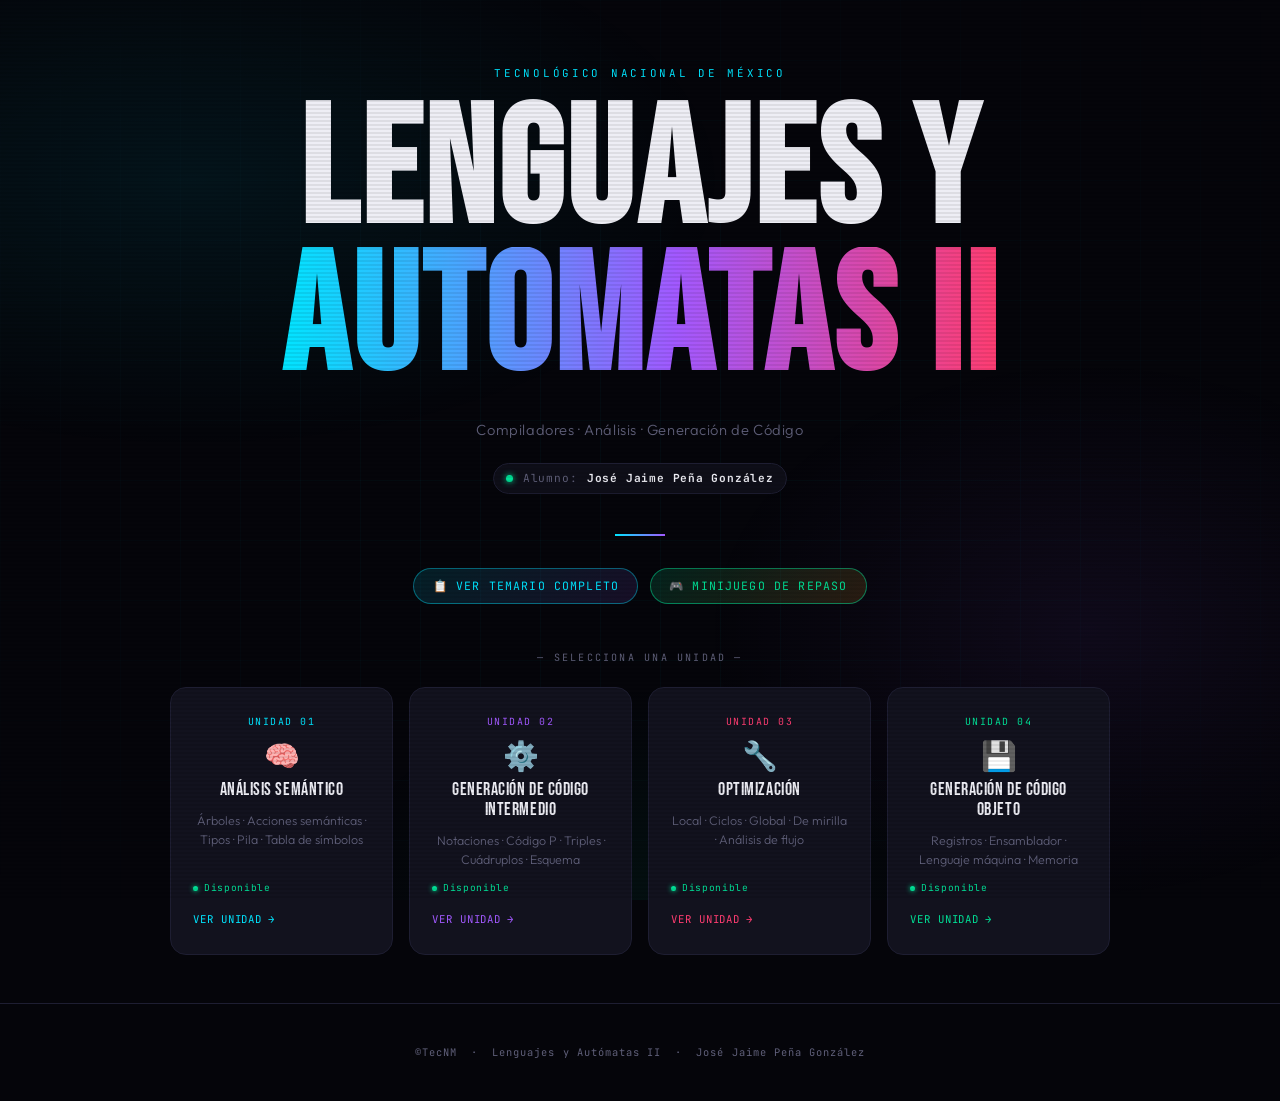
<file: index.html>
<!DOCTYPE html>
<html lang="es">
<head>
<meta charset="UTF-8">
<meta name="viewport" content="width=device-width, initial-scale=1.0">
<title>Lenguajes y Autómatas II</title>
<link rel="stylesheet" href="css/styles.css">
<style>
  /* ── INDEX-SPECIFIC ── */
  .page {
    position: relative;
    z-index: 2;
    min-height: 100vh;
    display: grid;
    grid-template-rows: 1fr auto;
  }

  .main {
    display: flex;
    flex-direction: column;
    align-items: center;
    justify-content: center;
    padding: 4rem 2rem 3rem;
    text-align: center;
  }

  .eyebrow {
    font-family: var(--mono);
    font-size: 0.68rem;
    letter-spacing: 0.25em;
    text-transform: uppercase;
    color: var(--accent);
    opacity: 0.75;
    margin-bottom: 1.1rem;
    animation: fadeIn 1s ease both;
  }

  .main-title {
    font-family: var(--display);
    font-size: clamp(4.5rem, 13vw, 11rem);
    line-height: 0.88;
    letter-spacing: 0.02em;
    animation: fadeIn 1s 0.1s ease both;
  }

  .main-title .line2 {
    display: block;
    background: linear-gradient(90deg, var(--accent) 0%, var(--accent3) 55%, var(--accent2) 100%);
    -webkit-background-clip: text;
    -webkit-text-fill-color: transparent;
    background-clip: text;
  }

  .subtitle {
    font-size: 0.92rem;
    color: var(--muted);
    font-weight: 300;
    margin-top: 1.5rem;
    letter-spacing: 0.04em;
    animation: fadeIn 1s 0.2s ease both;
  }

  .student-chip {
    display: inline-flex;
    align-items: center;
    gap: 0.6rem;
    margin-top: 1.3rem;
    padding: 0.45em 1.1em;
    border: 1px solid var(--border);
    border-radius: 2em;
    background: var(--surface);
    font-family: var(--mono);
    font-size: 0.7rem;
    color: var(--muted);
    letter-spacing: 0.07em;
    animation: fadeIn 1s 0.28s ease both;
  }

  .student-chip strong { color: var(--text); }

  .online-dot {
    width: 7px; height: 7px;
    border-radius: 50%;
    background: var(--accent4);
    box-shadow: 0 0 6px var(--accent4);
    flex-shrink: 0;
    animation: pulse 2s infinite;
  }

  .title-bar {
    width: 50px; height: 2px;
    background: linear-gradient(90deg, var(--accent), var(--accent3));
    margin: 2.5rem auto 0;
    animation: fadeIn 1s 0.32s ease both;
  }

  .units-label {
    font-family: var(--mono);
    font-size: 0.63rem;
    letter-spacing: 0.22em;
    text-transform: uppercase;
    color: var(--muted);
    margin-top: 2.8rem;
    margin-bottom: 1.3rem;
    animation: fadeIn 1s 0.38s ease both;
  }

  /* ── UNIT CARDS ── */
  .units-grid {
    display: grid;
    grid-template-columns: repeat(4, 1fr);
    gap: 1rem;
    max-width: 940px;
    width: 100%;
    animation: fadeIn 1s 0.46s ease both;
  }

  .unit-card {
    position: relative;
    background: var(--card);
    border: 1px solid var(--border);
    border-radius: 1rem;
    padding: 1.6rem 1.4rem;
    text-decoration: none;
    color: inherit;
    display: flex;
    flex-direction: column;
    gap: 0.65rem;
    overflow: hidden;
    transition: transform 0.35s cubic-bezier(0.16,1,0.3,1),
                border-color 0.25s, box-shadow 0.35s;
  }

  .unit-card::before {
    content: '';
    position: absolute;
    inset: 0;
    background: linear-gradient(135deg, var(--uc-glow, rgba(0,229,255,0.08)), transparent 55%);
    opacity: 0;
    transition: opacity 0.3s;
  }

  .unit-card:not(.locked):hover::before { opacity: 1; }

  .unit-card:not(.locked):hover {
    transform: translateY(-6px) scale(1.015);
    border-color: var(--uc-border, rgba(0,229,255,0.45));
    box-shadow: 0 22px 44px rgba(0,0,0,0.4), 0 0 0 1px var(--uc-border, rgba(0,229,255,0.15));
  }

  .unit-card.locked {
    opacity: 0.38;
    cursor: not-allowed;
    pointer-events: none;
  }

  .unit-card.locked::after {
    content: '🔒';
    position: absolute;
    top: 0.85rem; right: 0.9rem;
    font-size: 0.85rem;
  }

  .uc-num {
    font-family: var(--mono);
    font-size: 0.62rem;
    letter-spacing: 0.15em;
    color: var(--uc-color, var(--accent));
    text-transform: uppercase;
  }

  .uc-icon { font-size: 1.8rem; line-height: 1; }

  .uc-name {
    font-family: var(--display);
    font-size: 1.1rem;
    letter-spacing: 0.03em;
    line-height: 1.15;
    color: var(--text);
  }

  .uc-topics {
    font-size: 0.78rem;
    color: var(--muted);
    font-weight: 300;
    line-height: 1.55;
    flex: 1;
  }

  .uc-available {
    display: inline-flex;
    align-items: center;
    gap: 0.35rem;
    font-family: var(--mono);
    font-size: 0.6rem;
    color: var(--accent4);
    letter-spacing: 0.07em;
  }

  .uc-available::before {
    content: '';
    display: block;
    width: 5px; height: 5px;
    border-radius: 50%;
    background: var(--accent4);
    box-shadow: 0 0 5px var(--accent4);
  }

  .uc-cta {
    display: inline-flex;
    align-items: center;
    gap: 0.4rem;
    font-family: var(--mono);
    font-size: 0.67rem;
    letter-spacing: 0.08em;
    color: var(--uc-color, var(--accent));
    text-transform: uppercase;
    transition: gap 0.2s;
    margin-top: 0.2rem;
  }

  .unit-card:hover .uc-cta { gap: 0.75rem; }

  @media (max-width: 800px) { .units-grid { grid-template-columns: repeat(2,1fr); } }
  @media (max-width: 440px) { .units-grid { grid-template-columns: 1fr; } }

  .temario-btn {
    display: inline-flex;
    align-items: center;
    gap: 0.5rem;
    margin-top: 2rem;
    padding: 0.65em 1.6em;
    background: linear-gradient(135deg, rgba(0,229,255,0.12), rgba(162,89,255,0.12));
    border: 1px solid rgba(0,229,255,0.4);
    border-radius: 2em;
    font-family: var(--mono);
    font-size: 0.72rem;
    letter-spacing: 0.1em;
    text-transform: uppercase;
    color: var(--accent);
    text-decoration: none;
    transition: background 0.25s, border-color 0.25s, transform 0.25s;
    animation: fadeIn 1s 0.35s ease both;
  }
  .temario-btn:hover {
    background: linear-gradient(135deg, rgba(0,229,255,0.22), rgba(162,89,255,0.18));
    border-color: rgba(0,229,255,0.7);
    transform: translateY(-2px);
  }
</style>
</head>
<body>
<div class="bg-glow"></div>

<div class="page">
  <main class="main">
    <p class="eyebrow">Tecnológico Nacional de México</p>

    <h1 class="main-title">
      <span class="line1">Lenguajes y</span>
      <span class="line2">Autómatas II</span>
    </h1>

    <p class="subtitle">Compiladores · Análisis · Generación de Código</p>

    <div class="student-chip">
      <span class="online-dot"></span>
      Alumno: <strong>José Jaime Peña González</strong>
    </div>

    <div class="title-bar"></div>

    <div style="display:inline-flex; gap:0.7rem; flex-wrap:wrap; justify-content:center;">
      <a class="temario-btn" href="temario.html">📋 Ver Temario Completo</a>
      <a class="temario-btn" href="minijuego.html"
         style="background:linear-gradient(135deg, rgba(0,224,150,0.14), rgba(247,151,30,0.14));
                border-color:rgba(0,224,150,0.5); color:var(--accent4);">
        🎮 Minijuego de Repaso
      </a>
    </div>

    <p class="units-label">— Selecciona una unidad —</p>

    <div class="units-grid">

      <a class="unit-card"
         href="units/unidad1.html"
         style="--uc-color:#00e5ff;--uc-border:rgba(0,229,255,0.45);--uc-glow:rgba(0,229,255,0.09);">
        <div class="uc-num">Unidad 01</div>
        <div class="uc-icon">🧠</div>
        <div class="uc-name">Análisis Semántico</div>
        <div class="uc-topics">Árboles · Acciones semánticas · Tipos · Pila · Tabla de símbolos</div>
        <div class="uc-available">Disponible</div>
        <div class="uc-cta">Ver unidad <span>→</span></div>
      </a>

      <a class="unit-card"
         href="units/unidad2.html"
         style="--uc-color:#a259ff;--uc-border:rgba(162,89,255,0.45);--uc-glow:rgba(162,89,255,0.09);">
        <div class="uc-num">Unidad 02</div>
        <div class="uc-icon">⚙️</div>
        <div class="uc-name">Generación de Código Intermedio</div>
        <div class="uc-topics">Notaciones · Código P · Triples · Cuádruplos · Esquema</div>
        <div class="uc-available">Disponible</div>
        <div class="uc-cta">Ver unidad <span>→</span></div>
      </a>

      <a class="unit-card"
         href="units/unidad3.html"
         style="--uc-color:#ff3d71;--uc-border:rgba(255,61,113,0.45);--uc-glow:rgba(255,61,113,0.09);">
        <div class="uc-num">Unidad 03</div>
        <div class="uc-icon">🔧</div>
        <div class="uc-name">Optimización</div>
        <div class="uc-topics">Local · Ciclos · Global · De mirilla · Análisis de flujo</div>
        <div class="uc-available">Disponible</div>
        <div class="uc-cta">Ver unidad <span>→</span></div>
      </a>

      <a class="unit-card"
         href="units/unidad4.html"
         style="--uc-color:#00e096;--uc-border:rgba(0,224,150,0.45);--uc-glow:rgba(0,224,150,0.09);">
        <div class="uc-num">Unidad 04</div>
        <div class="uc-icon">💾</div>
        <div class="uc-name">Generación de Código Objeto</div>
        <div class="uc-topics">Registros · Ensamblador · Lenguaje máquina · Memoria</div>
        <div class="uc-available">Disponible</div>
        <div class="uc-cta">Ver unidad <span>→</span></div>
      </a>

    </div>
  </main>

  <footer>
    ©TecNM &nbsp;·&nbsp; Lenguajes y Autómatas II &nbsp;·&nbsp; José Jaime Peña González
  </footer>
</div>

<script>
  // reveal on scroll (used by unit pages; harmless here)
  const obs = new IntersectionObserver(entries =>
    entries.forEach(e => { if (e.isIntersecting) { e.target.classList.add('visible'); obs.unobserve(e.target); } }),
    { threshold: 0.08 });
  document.querySelectorAll('.reveal').forEach(el => obs.observe(el));
</script>
</body>
</html>
</file>
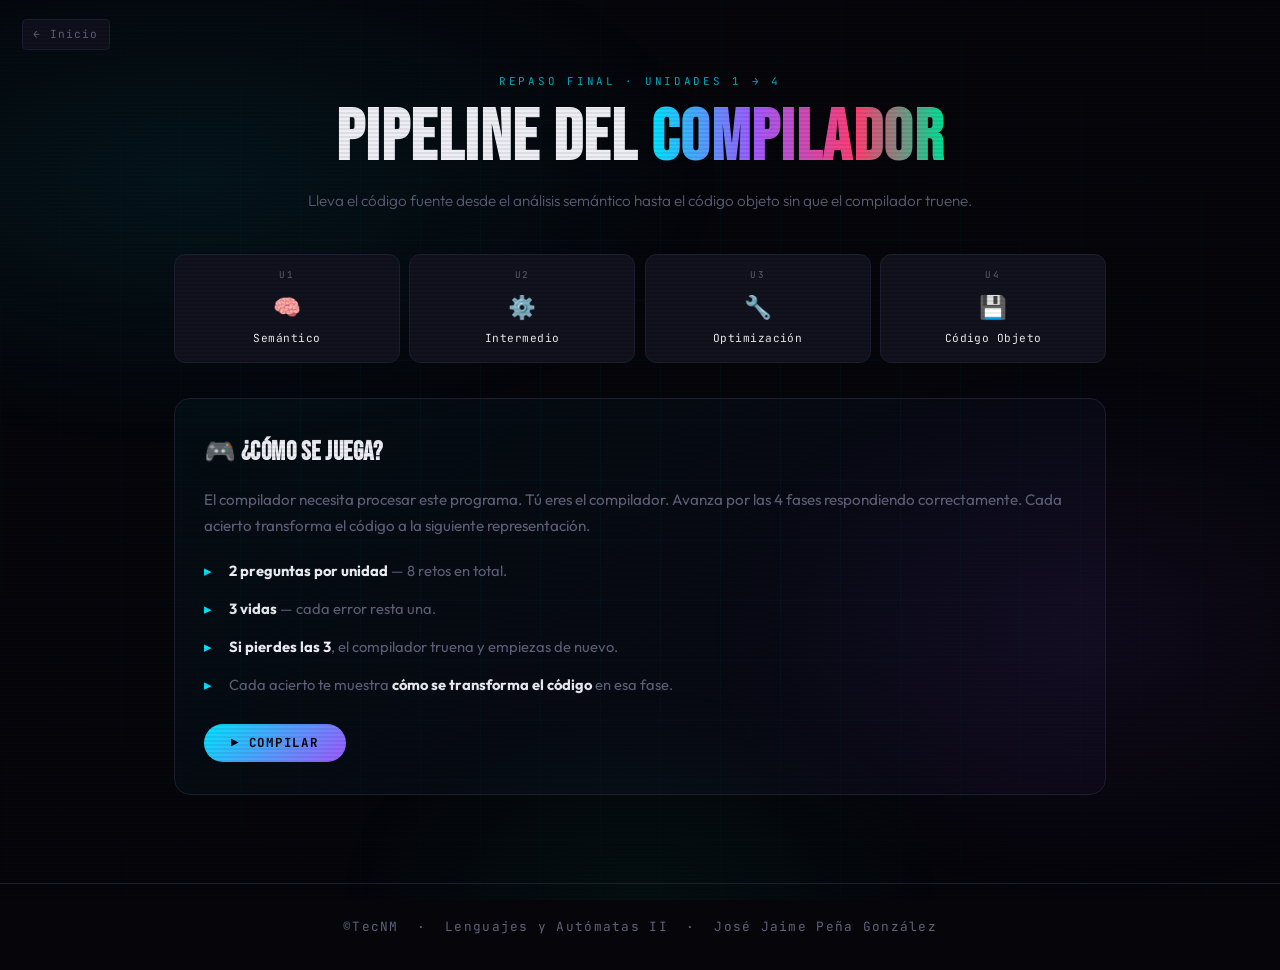
<file: minijuego.html>
<!DOCTYPE html>
<html lang="es">
<head>
<meta charset="UTF-8">
<meta name="viewport" content="width=device-width, initial-scale=1.0">
<title>Pipeline del Compilador — Minijuego | Lenguajes y Autómatas II</title>
<link rel="stylesheet" href="css/styles.css">
<style>
  /* ── GAME LAYOUT ── */
  .game-wrap {
    position: relative;
    z-index: 2;
    max-width: 980px;
    margin: 0 auto;
    padding: 4.5rem 1.5rem 4rem;
  }

  .game-header {
    text-align: center;
    margin-bottom: 2.5rem;
    animation: fadeIn 0.8s ease both;
  }

  .game-header .eyebrow {
    font-family: var(--mono);
    font-size: 0.68rem;
    letter-spacing: 0.25em;
    text-transform: uppercase;
    color: var(--accent);
    opacity: 0.75;
    margin-bottom: 0.9rem;
  }

  .game-header h1 {
    font-family: var(--display);
    font-size: clamp(2.5rem, 7vw, 4.5rem);
    line-height: 0.95;
    letter-spacing: 0.02em;
  }

  .game-header h1 .grad {
    background: linear-gradient(90deg, var(--u1) 0%, var(--u2) 35%, var(--u3) 70%, var(--u4) 100%);
    -webkit-background-clip: text;
    -webkit-text-fill-color: transparent;
    background-clip: text;
  }

  .game-header p.tagline {
    color: var(--muted);
    font-size: 0.95rem;
    margin-top: 0.9rem;
    font-weight: 300;
  }

  /* ── HUD: progress pipeline ── */
  .pipeline {
    display: grid;
    grid-template-columns: repeat(4, 1fr);
    gap: 0.6rem;
    margin-bottom: 2.2rem;
    animation: fadeIn 0.8s 0.1s ease both;
  }

  .stage {
    position: relative;
    padding: 0.85rem 0.8rem;
    background: var(--card);
    border: 1px solid var(--border);
    border-radius: 0.7rem;
    text-align: center;
    transition: all 0.4s ease;
    overflow: hidden;
  }

  .stage::before {
    content: '';
    position: absolute;
    inset: 0;
    background: linear-gradient(135deg, var(--st-color, transparent), transparent 60%);
    opacity: 0;
    transition: opacity 0.4s;
  }

  .stage.active { border-color: var(--st-border); }
  .stage.active::before { opacity: 0.15; }
  .stage.done {
    border-color: var(--accent4);
    background: linear-gradient(135deg, rgba(0,224,150,0.08), var(--card));
  }
  .stage.done::before { opacity: 0; }

  .stage .st-num {
    font-family: var(--mono);
    font-size: 0.58rem;
    letter-spacing: 0.18em;
    color: var(--muted);
    text-transform: uppercase;
    position: relative;
    z-index: 1;
  }

  .stage .st-icon {
    font-size: 1.4rem;
    margin: 0.25rem 0 0.2rem;
    position: relative;
    z-index: 1;
  }

  .stage .st-name {
    font-family: var(--mono);
    font-size: 0.7rem;
    color: var(--text);
    letter-spacing: 0.04em;
    position: relative;
    z-index: 1;
  }

  .stage.done .st-icon::after {
    content: '✓';
    position: absolute;
    top: -3px; right: 8px;
    color: var(--accent4);
    font-size: 0.75rem;
    font-weight: 700;
  }

  /* ── CODE TRANSFORM PANEL ── */
  .transform-panel {
    background: var(--surface);
    border: 1px solid var(--border);
    border-radius: 1rem;
    padding: 1.4rem 1.4rem 1.2rem;
    margin-bottom: 1.6rem;
    animation: fadeIn 0.8s 0.18s ease both;
  }

  .tp-label {
    font-family: var(--mono);
    font-size: 0.6rem;
    letter-spacing: 0.18em;
    text-transform: uppercase;
    color: var(--muted);
    margin-bottom: 0.7rem;
    display: flex;
    align-items: center;
    gap: 0.5rem;
  }

  .tp-label .dot {
    width: 6px; height: 6px;
    border-radius: 50%;
    background: var(--current-color, var(--accent));
    box-shadow: 0 0 6px var(--current-color, var(--accent));
  }

  .tp-code {
    font-family: var(--mono);
    font-size: 0.88rem;
    background: var(--bg);
    border: 1px solid var(--border);
    border-radius: 0.55rem;
    padding: 1rem 1.2rem;
    color: var(--text);
    white-space: pre-wrap;
    line-height: 1.65;
    min-height: 60px;
  }

  .tp-code .kw     { color: var(--u2); font-weight: 600; }
  .tp-code .num    { color: var(--u4); }
  .tp-code .op     { color: var(--u3); }
  .tp-code .id     { color: var(--u1); }
  .tp-code .cmt    { color: var(--muted); font-style: italic; }
  .tp-code .label  { color: var(--accent5); }

  /* ── QUESTION CARD ── */
  .question-card {
    background: var(--card);
    border: 1px solid var(--border);
    border-radius: 1rem;
    padding: 1.8rem 1.7rem;
    animation: fadeIn 0.5s ease both;
  }

  .qc-meta {
    display: flex;
    justify-content: space-between;
    align-items: center;
    margin-bottom: 1rem;
    font-family: var(--mono);
    font-size: 0.65rem;
    letter-spacing: 0.13em;
    text-transform: uppercase;
    color: var(--muted);
  }

  .qc-meta .qc-unit {
    color: var(--current-color, var(--accent));
    padding: 0.25em 0.7em;
    border: 1px solid var(--current-border, var(--border));
    border-radius: 1em;
    background: var(--current-glow, transparent);
  }

  .qc-question {
    font-family: var(--display);
    font-size: clamp(1.3rem, 3.5vw, 1.85rem);
    line-height: 1.2;
    letter-spacing: 0.015em;
    margin-bottom: 1.4rem;
  }

  .qc-options {
    display: grid;
    grid-template-columns: 1fr;
    gap: 0.6rem;
  }

  .qc-opt {
    text-align: left;
    background: var(--surface);
    border: 1px solid var(--border);
    border-radius: 0.6rem;
    padding: 0.95rem 1.1rem;
    color: var(--text);
    font-family: var(--body);
    font-size: 0.95rem;
    cursor: pointer;
    transition: all 0.2s ease;
    display: flex;
    align-items: center;
    gap: 0.85rem;
    width: 100%;
  }

  .qc-opt:hover:not(:disabled) {
    border-color: var(--current-border, rgba(0,229,255,0.45));
    background: var(--current-glow, var(--card));
    transform: translateX(3px);
  }

  .qc-opt .opt-key {
    font-family: var(--mono);
    font-size: 0.72rem;
    color: var(--muted);
    width: 22px;
    flex-shrink: 0;
    letter-spacing: 0.08em;
  }

  .qc-opt.correct {
    border-color: var(--accent4);
    background: rgba(0,224,150,0.1);
    color: var(--accent4);
  }
  .qc-opt.correct .opt-key { color: var(--accent4); }

  .qc-opt.wrong {
    border-color: var(--accent2);
    background: rgba(255,61,113,0.1);
    color: var(--accent2);
  }
  .qc-opt.wrong .opt-key { color: var(--accent2); }

  .qc-opt:disabled { cursor: default; }
  .qc-opt:disabled:not(.correct):not(.wrong) { opacity: 0.45; }

  /* ── FEEDBACK ── */
  .feedback {
    margin-top: 1.2rem;
    padding: 1rem 1.1rem;
    border-radius: 0.55rem;
    font-size: 0.88rem;
    line-height: 1.55;
    display: none;
    animation: fadeIn 0.35s ease;
  }
  .feedback.ok {
    background: rgba(0,224,150,0.08);
    border: 1px solid rgba(0,224,150,0.35);
    color: #b9f4dc;
    display: block;
  }
  .feedback.bad {
    background: rgba(255,61,113,0.08);
    border: 1px solid rgba(255,61,113,0.35);
    color: #ffc6d4;
    display: block;
  }
  .feedback strong { color: inherit; }

  /* ── NEXT BUTTON ── */
  .qc-next {
    margin-top: 1.2rem;
    display: none;
    padding: 0.7em 1.7em;
    background: linear-gradient(135deg, rgba(0,229,255,0.18), rgba(162,89,255,0.18));
    border: 1px solid rgba(0,229,255,0.5);
    border-radius: 2em;
    font-family: var(--mono);
    font-size: 0.72rem;
    letter-spacing: 0.12em;
    text-transform: uppercase;
    color: var(--accent);
    cursor: pointer;
    transition: all 0.25s;
  }
  .qc-next:hover {
    background: linear-gradient(135deg, rgba(0,229,255,0.28), rgba(162,89,255,0.24));
    border-color: rgba(0,229,255,0.8);
    transform: translateY(-2px);
  }
  .qc-next.visible { display: inline-flex; align-items: center; gap: 0.5rem; }

  /* ── HUD STATS ── */
  .hud {
    display: flex;
    justify-content: center;
    gap: 1.5rem;
    margin-top: 1.6rem;
    font-family: var(--mono);
    font-size: 0.72rem;
    color: var(--muted);
    letter-spacing: 0.08em;
    animation: fadeIn 0.8s 0.25s ease both;
  }
  .hud span strong { color: var(--text); font-size: 0.9rem; margin-left: 0.4rem; }
  .hud .lives { color: var(--accent2); }

  /* ── FINAL SCREEN ── */
  .final {
    text-align: center;
    padding: 3rem 1rem 1rem;
    animation: fadeIn 0.6s ease both;
  }
  .final .crown { font-size: 3.5rem; margin-bottom: 0.8rem; }
  .final h2 {
    font-family: var(--display);
    font-size: clamp(2rem, 6vw, 3.4rem);
    margin-bottom: 0.5rem;
  }
  .final h2 .grad {
    background: linear-gradient(90deg, var(--u1), var(--u2), var(--u4));
    -webkit-background-clip: text;
    -webkit-text-fill-color: transparent;
    background-clip: text;
  }
  .final .summary {
    color: var(--muted);
    font-size: 1rem;
    margin-bottom: 1.8rem;
  }
  .final .summary strong { color: var(--text); }

  .scoreboard {
    display: grid;
    grid-template-columns: repeat(2, 1fr);
    max-width: 380px;
    margin: 0 auto 2rem;
    gap: 0.7rem;
  }
  .sb-cell {
    background: var(--card);
    border: 1px solid var(--border);
    border-radius: 0.7rem;
    padding: 0.9rem 0.5rem;
  }
  .sb-cell .sb-label {
    font-family: var(--mono);
    font-size: 0.58rem;
    letter-spacing: 0.16em;
    color: var(--muted);
    text-transform: uppercase;
  }
  .sb-cell .sb-val {
    font-family: var(--display);
    font-size: 1.6rem;
    margin-top: 0.2rem;
  }

  .final-actions {
    display: inline-flex;
    flex-wrap: wrap;
    gap: 0.8rem;
    justify-content: center;
  }
  .final-actions button,
  .final-actions a {
    padding: 0.7em 1.6em;
    border-radius: 2em;
    font-family: var(--mono);
    font-size: 0.72rem;
    letter-spacing: 0.12em;
    text-transform: uppercase;
    cursor: pointer;
    text-decoration: none;
    transition: all 0.25s;
    border: 1px solid var(--border);
    background: var(--surface);
    color: var(--text);
  }
  .final-actions .primary {
    background: linear-gradient(135deg, rgba(0,229,255,0.18), rgba(162,89,255,0.18));
    border-color: rgba(0,229,255,0.5);
    color: var(--accent);
  }
  .final-actions button:hover,
  .final-actions a:hover {
    transform: translateY(-2px);
    border-color: var(--accent);
  }

  /* ── GAME OVER ── */
  .game-over { color: var(--accent2); }
  .game-over .crown { animation: shake 0.5s ease; }

  @keyframes shake {
    0%,100% { transform: translateX(0); }
    25% { transform: translateX(-8px); }
    75% { transform: translateX(8px); }
  }

  /* ── INSTRUCTIONS MODAL ── */
  .intro-card {
    background: linear-gradient(135deg, rgba(0,229,255,0.04), rgba(162,89,255,0.04));
    border: 1px solid var(--border);
    border-radius: 1rem;
    padding: 2rem 1.8rem;
    margin-bottom: 1.5rem;
    animation: fadeIn 0.6s ease both;
  }
  .intro-card h3 {
    font-family: var(--display);
    font-size: 1.6rem;
    margin-bottom: 0.8rem;
    letter-spacing: 0.02em;
  }
  .intro-card ul {
    list-style: none;
    padding: 0;
    margin: 0.8rem 0 1.3rem;
  }
  .intro-card ul li {
    padding: 0.4rem 0 0.4rem 1.6rem;
    position: relative;
    color: var(--muted);
    font-size: 0.92rem;
  }
  .intro-card ul li::before {
    content: '▸';
    position: absolute;
    left: 0;
    color: var(--accent);
  }
  .intro-card ul li strong { color: var(--text); }
  .start-btn {
    padding: 0.85em 2.2em;
    background: linear-gradient(135deg, var(--accent), var(--accent3));
    border: none;
    border-radius: 2em;
    font-family: var(--mono);
    font-size: 0.78rem;
    letter-spacing: 0.14em;
    text-transform: uppercase;
    color: var(--bg);
    cursor: pointer;
    font-weight: 700;
    transition: transform 0.2s, box-shadow 0.2s;
  }
  .start-btn:hover {
    transform: translateY(-2px);
    box-shadow: 0 10px 28px rgba(0,229,255,0.25);
  }

  @media (max-width: 600px) {
    .pipeline { grid-template-columns: repeat(2, 1fr); }
    .scoreboard { grid-template-columns: 1fr 1fr; }
  }
</style>
</head>
<body>
<div class="bg-glow"></div>

<a class="back-btn" href="index.html">← Inicio</a>

<div class="game-wrap">

  <header class="game-header">
    <p class="eyebrow">Repaso final · Unidades 1 → 4</p>
    <h1>Pipeline del <span class="grad">Compilador</span></h1>
    <p class="tagline">Lleva el código fuente desde el análisis semántico hasta el código objeto sin que el compilador truene.</p>
  </header>

  <!-- PIPELINE HUD -->
  <div class="pipeline" id="pipeline">
    <div class="stage" data-stage="0" style="--st-color:var(--u1);--st-border:var(--u1);">
      <div class="st-num">U1</div>
      <div class="st-icon">🧠</div>
      <div class="st-name">Semántico</div>
    </div>
    <div class="stage" data-stage="1" style="--st-color:var(--u2);--st-border:var(--u2);">
      <div class="st-num">U2</div>
      <div class="st-icon">⚙️</div>
      <div class="st-name">Intermedio</div>
    </div>
    <div class="stage" data-stage="2" style="--st-color:var(--u3);--st-border:var(--u3);">
      <div class="st-num">U3</div>
      <div class="st-icon">🔧</div>
      <div class="st-name">Optimización</div>
    </div>
    <div class="stage" data-stage="3" style="--st-color:var(--u4);--st-border:var(--u4);">
      <div class="st-num">U4</div>
      <div class="st-icon">💾</div>
      <div class="st-name">Código Objeto</div>
    </div>
  </div>

  <!-- AREA DE JUEGO -->
  <div id="game-area">

    <!-- Pantalla inicial -->
    <div class="intro-card" id="intro">
      <h3>🎮 ¿Cómo se juega?</h3>
      <p style="color: var(--muted); font-size: 0.95rem;">
        El compilador necesita procesar este programa. Tú eres el compilador.
        Avanza por las 4 fases respondiendo correctamente. Cada acierto transforma el código a la siguiente representación.
      </p>
      <ul>
        <li><strong>2 preguntas por unidad</strong> — 8 retos en total.</li>
        <li><strong>3 vidas</strong> — cada error resta una.</li>
        <li><strong>Si pierdes las 3</strong>, el compilador truena y empiezas de nuevo.</li>
        <li>Cada acierto te muestra <strong>cómo se transforma el código</strong> en esa fase.</li>
      </ul>
      <button class="start-btn" onclick="startGame()">▶ Compilar</button>
    </div>

  </div>

  <div class="hud" id="hud" style="display:none;">
    <span>Pregunta <strong id="hud-q">1/8</strong></span>
    <span>Aciertos <strong id="hud-score">0</strong></span>
    <span class="lives">Vidas <strong id="hud-lives">♥♥♥</strong></span>
  </div>

</div>

<footer style="text-align:center; padding: 2rem 1rem; color: var(--muted); font-size: 0.8rem; position: relative; z-index: 2;">
  ©TecNM &nbsp;·&nbsp; Lenguajes y Autómatas II &nbsp;·&nbsp; José Jaime Peña González
</footer>

<script>
/* ============================================================
   PIPELINE DEL COMPILADOR · Minijuego de repaso
   ============================================================ */

// Programa base que va transformándose en cada fase
const PROGRAM_STATES = [
  {
    label: "código fuente (entrada)",
    code: '<span class="kw">int</span> <span class="id">x</span> <span class="op">=</span> <span class="num">3</span> <span class="op">+</span> <span class="num">4</span> <span class="op">*</span> <span class="num">2</span>;\n<span class="kw">int</span> <span class="id">y</span> <span class="op">=</span> <span class="id">x</span> <span class="op">+</span> <span class="num">0</span>;'
  },
  {
    label: "✓ U1 — Tabla de símbolos generada · árbol verificado",
    code: '<span class="cmt">// Tabla de símbolos</span>\n<span class="id">x</span> : <span class="kw">int</span>  → offset 0\n<span class="id">y</span> : <span class="kw">int</span>  → offset 4\n<span class="cmt">// Tipos verificados ✓  ·  AST construido ✓</span>'
  },
  {
    label: "✓ U2 — Código intermedio (cuádruplos)",
    code: '<span class="cmt">(op,   arg1, arg2, result)</span>\n(<span class="op">*</span>,    <span class="num">4</span>,    <span class="num">2</span>,    <span class="id">t1</span>)\n(<span class="op">+</span>,    <span class="num">3</span>,    <span class="id">t1</span>,   <span class="id">t2</span>)\n(<span class="op">=</span>,    <span class="id">t2</span>,   _,    <span class="id">x</span>)\n(<span class="op">+</span>,    <span class="id">x</span>,    <span class="num">0</span>,    <span class="id">t3</span>)\n(<span class="op">=</span>,    <span class="id">t3</span>,   _,    <span class="id">y</span>)'
  },
  {
    label: "✓ U3 — Optimizado (plegado constantes + algebraica)",
    code: '<span class="cmt">// Plegado:  4*2 = 8 ;  3+8 = 11</span>\n<span class="cmt">// Algebraica:  x + 0 → x</span>\n(<span class="op">=</span>,    <span class="num">11</span>,   _,    <span class="id">x</span>)\n(<span class="op">=</span>,    <span class="id">x</span>,    _,    <span class="id">y</span>)\n<span class="cmt">// 5 cuádruplos → 2 cuádruplos ✓</span>'
  },
  {
    label: "✓ U4 — Código objeto (ensamblador x86-64)",
    code: '<span class="label">main:</span>\n    <span class="kw">mov</span>   <span class="id">eax</span>, <span class="num">11</span>\n    <span class="kw">mov</span>   [<span class="id">x</span>], <span class="id">eax</span>\n    <span class="kw">mov</span>   [<span class="id">y</span>], <span class="id">eax</span>\n    <span class="kw">ret</span>\n<span class="cmt">; Programa compilado exitosamente 🎉</span>'
  }
];

// 8 preguntas, 2 por unidad
const QUESTIONS = [
  // ============ UNIDAD 1 — ANÁLISIS SEMÁNTICO ============
  {
    unit: 0,
    q: "Para la expresión int x = 3 + 4 * 2; ¿qué estructura construye el analizador semántico para verificar tipos y precedencia?",
    options: [
      "Una tabla hash de tokens",
      "Un árbol sintáctico abstracto (AST) con atributos de tipo",
      "Un diagrama de flujo de control",
      "Un grafo de dependencias de registros"
    ],
    correct: 1,
    explain: "El AST representa jerárquicamente la expresión. El analizador semántico recorre el árbol asignando <strong>atributos de tipo</strong> a cada nodo y verifica que las operaciones sean válidas."
  },
  {
    unit: 0,
    q: "Al declarar `int x` y luego `int y = x + 0;`, ¿dónde se almacenan x e y junto con su tipo y dirección?",
    options: [
      "En el código intermedio",
      "En el banco de registros",
      "En la tabla de símbolos",
      "En la pila del sistema operativo"
    ],
    correct: 2,
    explain: "La <strong>tabla de símbolos</strong> es la estructura central del análisis semántico: guarda identificador, tipo, ámbito y dirección/offset de cada variable declarada."
  },

  // ============ UNIDAD 2 — CÓDIGO INTERMEDIO ============
  {
    unit: 1,
    q: "La expresión 3 + 4 * 2 en notación postfija (polaca inversa) es:",
    options: [
      "+ 3 * 4 2",
      "3 4 2 * +",
      "3 + 4 * 2",
      "* + 3 4 2"
    ],
    correct: 1,
    explain: "En postfija los operadores van <strong>después</strong> de sus operandos. Primero `4 2 *` (multiplica), luego `3 ... +` aplica la suma al resultado. Resultado: <code>3 4 2 * +</code>."
  },
  {
    unit: 1,
    q: "Un cuádruplo tiene la forma (op, arg1, arg2, result). ¿En qué se diferencia de un triple?",
    options: [
      "El triple no almacena el resultado: lo referencia por el índice del triple mismo",
      "El triple solo sirve para expresiones booleanas",
      "El cuádruplo no puede tener operadores unarios",
      "Son exactamente lo mismo con diferente nombre"
    ],
    correct: 0,
    explain: "En los <strong>triples</strong> el resultado se identifica por la posición del triple en la lista (ej. (0), (1)...), evitando crear temporales explícitos. Los <strong>cuádruplos</strong> sí guardan un campo `result` con el temporal."
  },

  // ============ UNIDAD 3 — OPTIMIZACIÓN ============
  {
    unit: 2,
    q: "Reemplazar 4 * 2 por 8 en tiempo de compilación (porque ambos operandos son constantes) se llama:",
    options: [
      "Eliminación de subexpresiones comunes",
      "Reducción de fuerza",
      "Plegado de constantes (constant folding)",
      "Propagación de copias"
    ],
    correct: 2,
    explain: "<strong>Plegado de constantes</strong>: el compilador evalúa expresiones constantes en compile-time. Es una optimización local clásica que reduce instrucciones de ejecución."
  },
  {
    unit: 2,
    q: "Cambiar `x + 0` por simplemente `x` es un ejemplo de:",
    options: [
      "Optimización por mirilla (peephole) con simplificación algebraica",
      "Análisis de flujo global",
      "Eliminación de código muerto",
      "Asignación de registros"
    ],
    correct: 0,
    explain: "La <strong>optimización de mirilla</strong> examina una ventana pequeña de instrucciones y aplica simplificaciones algebraicas como <code>x+0 → x</code>, <code>x*1 → x</code>, <code>x*0 → 0</code>."
  },

  // ============ UNIDAD 4 — CÓDIGO OBJETO ============
  {
    unit: 3,
    q: "La instrucción ensamblador `mov eax, 11` ¿qué hace exactamente?",
    options: [
      "Suma 11 al registro eax",
      "Mueve el valor 11 al registro eax (carga inmediata)",
      "Compara eax con 11",
      "Mueve el contenido de la dirección 11 al registro eax"
    ],
    correct: 1,
    explain: "`mov destino, fuente` <strong>copia</strong> el valor de la fuente al destino. Cuando la fuente es un número literal se llama <strong>direccionamiento inmediato</strong>: aquí carga el inmediato 11 en eax."
  },
  {
    unit: 3,
    q: "El compilador debe decidir qué variables vivirán en registros y cuáles en memoria. Cuando no alcanzan los registros y manda variables a memoria, esa técnica se llama:",
    options: [
      "Pipelining",
      "Hashing",
      "Spilling (derrame de registros)",
      "Folding"
    ],
    correct: 2,
    explain: "<strong>Spilling</strong>: cuando hay más variables vivas simultáneamente que registros disponibles, el asignador 'derrama' algunas a memoria (stack). Es costoso porque memoria es mucho más lenta que registro."
  }
];

const UNIT_META = [
  { color: 'var(--u1)', border: 'rgba(0,229,255,0.45)',  glow: 'rgba(0,229,255,0.08)',  name: 'Unidad 01 · Análisis Semántico' },
  { color: 'var(--u2)', border: 'rgba(162,89,255,0.45)', glow: 'rgba(162,89,255,0.08)', name: 'Unidad 02 · Código Intermedio' },
  { color: 'var(--u3)', border: 'rgba(255,61,113,0.45)', glow: 'rgba(255,61,113,0.08)', name: 'Unidad 03 · Optimización' },
  { color: 'var(--u4)', border: 'rgba(0,224,150,0.45)',  glow: 'rgba(0,224,150,0.08)',  name: 'Unidad 04 · Código Objeto' }
];

// Estado del juego
let state = {
  idx: 0,
  score: 0,
  lives: 3,
  currentStage: 0
};

function startGame() {
  state = { idx: 0, score: 0, lives: 3, currentStage: 0 };
  document.getElementById('hud').style.display = 'flex';
  updatePipeline();
  renderQuestion();
  updateHUD();
}

function updatePipeline() {
  const stages = document.querySelectorAll('.stage');
  stages.forEach((s, i) => {
    s.classList.remove('active', 'done');
    if (i < state.currentStage) s.classList.add('done');
    else if (i === state.currentStage) s.classList.add('active');
  });
}

function updateHUD() {
  document.getElementById('hud-q').textContent = (state.idx + 1) + '/' + QUESTIONS.length;
  document.getElementById('hud-score').textContent = state.score;
  document.getElementById('hud-lives').textContent = '♥'.repeat(state.lives) + '♡'.repeat(3 - state.lives);
}

function renderQuestion() {
  if (state.idx >= QUESTIONS.length) { renderWin(); return; }

  const q = QUESTIONS[state.idx];
  state.currentStage = q.unit;
  updatePipeline();

  const meta = UNIT_META[q.unit];
  const current = PROGRAM_STATES[q.unit]; // estado del código ANTES de esta fase

  const area = document.getElementById('game-area');
  area.innerHTML = `
    <div class="transform-panel" style="--current-color:${meta.color};">
      <div class="tp-label"><span class="dot"></span>Estado actual · ${current.label}</div>
      <pre class="tp-code">${current.code}</pre>
    </div>

    <div class="question-card"
         style="--current-color:${meta.color};--current-border:${meta.border};--current-glow:${meta.glow};">
      <div class="qc-meta">
        <span class="qc-unit">${meta.name}</span>
        <span>Reto ${state.idx + 1} / ${QUESTIONS.length}</span>
      </div>
      <div class="qc-question">${q.q}</div>
      <div class="qc-options" id="opts">
        ${q.options.map((o, i) => `
          <button class="qc-opt" data-i="${i}" onclick="selectAnswer(${i})">
            <span class="opt-key">${String.fromCharCode(65 + i)}</span>
            <span>${o}</span>
          </button>`).join('')}
      </div>
      <div class="feedback" id="fb"></div>
      <button class="qc-next" id="nextBtn" onclick="nextQuestion()">Siguiente fase →</button>
    </div>
  `;
}

function selectAnswer(i) {
  const q = QUESTIONS[state.idx];
  const opts = document.querySelectorAll('.qc-opt');
  opts.forEach(o => o.disabled = true);

  const fb = document.getElementById('fb');
  const nextBtn = document.getElementById('nextBtn');

  if (i === q.correct) {
    opts[i].classList.add('correct');
    state.score++;
    fb.className = 'feedback ok';
    fb.innerHTML = `<strong>✓ Correcto.</strong> ${q.explain}`;
    // Si es la segunda pregunta de la unidad, avanzamos el código a la siguiente fase
    const isSecondOfUnit = (state.idx % 2 === 1);
    if (isSecondOfUnit) {
      // marcamos esta unidad como completada
      state.currentStage = q.unit + 1;
      updatePipeline();
      // mostramos transformación del código
      const next = PROGRAM_STATES[q.unit + 1];
      const tp = document.querySelector('.transform-panel');
      setTimeout(() => {
        tp.style.transition = 'opacity 0.3s';
        tp.style.opacity = '0';
        setTimeout(() => {
          tp.innerHTML = `
            <div class="tp-label"><span class="dot"></span>${next.label}</div>
            <pre class="tp-code">${next.code}</pre>
          `;
          tp.style.opacity = '1';
        }, 300);
      }, 400);
    }
  } else {
    opts[i].classList.add('wrong');
    opts[q.correct].classList.add('correct');
    state.lives--;
    fb.className = 'feedback bad';
    fb.innerHTML = `<strong>✗ Incorrecto.</strong> La respuesta correcta es <strong>${String.fromCharCode(65 + q.correct)}</strong>. ${q.explain}`;
    if (state.lives <= 0) {
      setTimeout(renderGameOver, 1200);
      updateHUD();
      return;
    }
  }
  nextBtn.classList.add('visible');
  updateHUD();
}

function nextQuestion() {
  state.idx++;
  if (state.idx >= QUESTIONS.length) renderWin();
  else renderQuestion();
  updateHUD();
}

function renderWin() {
  // marcar todas como completas
  state.currentStage = 4;
  updatePipeline();
  const finalCode = PROGRAM_STATES[4];
  const area = document.getElementById('game-area');
  area.innerHTML = `
    <div class="transform-panel" style="--current-color:var(--u4);">
      <div class="tp-label"><span class="dot"></span>${finalCode.label}</div>
      <pre class="tp-code">${finalCode.code}</pre>
    </div>
    <div class="final">
      <div class="crown">🏆</div>
      <h2><span class="grad">Compilación exitosa</span></h2>
      <p class="summary">Llevaste el programa desde el código fuente hasta el código objeto. <strong>¡Ese es el ciclo completo del compilador!</strong></p>
      <div class="scoreboard">
        <div class="sb-cell">
          <div class="sb-label">Aciertos</div>
          <div class="sb-val">${state.score} / ${QUESTIONS.length}</div>
        </div>
        <div class="sb-cell">
          <div class="sb-label">Vidas restantes</div>
          <div class="sb-val">${'♥'.repeat(state.lives)}</div>
        </div>
        <div class="sb-cell">
          <div class="sb-label">Calificación</div>
          <div class="sb-val">${gradeText()}</div>
        </div>
        <div class="sb-cell">
          <div class="sb-label">Estado</div>
          <div class="sb-val" style="color:var(--accent4);">OK ✓</div>
        </div>
      </div>
      <div class="final-actions">
        <button class="primary" onclick="startGame()">↻ Jugar de nuevo</button>
        <a href="index.html">← Volver al portafolio</a>
      </div>
    </div>
  `;
}

function renderGameOver() {
  const area = document.getElementById('game-area');
  area.innerHTML = `
    <div class="final game-over">
      <div class="crown">💥</div>
      <h2 style="color:var(--accent2);">El compilador truenó</h2>
      <p class="summary">Demasiados errores semánticos / sintácticos / de optimización acumulados. <strong>Pero los buenos programadores depuran y vuelven a intentarlo.</strong></p>
      <div class="scoreboard">
        <div class="sb-cell">
          <div class="sb-label">Avance</div>
          <div class="sb-val">${state.idx} / ${QUESTIONS.length}</div>
        </div>
        <div class="sb-cell">
          <div class="sb-label">Aciertos</div>
          <div class="sb-val">${state.score}</div>
        </div>
      </div>
      <div class="final-actions">
        <button class="primary" onclick="startGame()">↻ Recompilar</button>
        <a href="index.html">← Volver al portafolio</a>
      </div>
    </div>
  `;
}

function gradeText() {
  const pct = state.score / QUESTIONS.length;
  if (pct === 1)     return 'Perfecta';
  if (pct >= 0.875)  return 'Excelente';
  if (pct >= 0.75)   return 'Muy bien';
  if (pct >= 0.5)    return 'Aprobado';
  return 'Repasar';
}
</script>
</body>
</html>
</file>
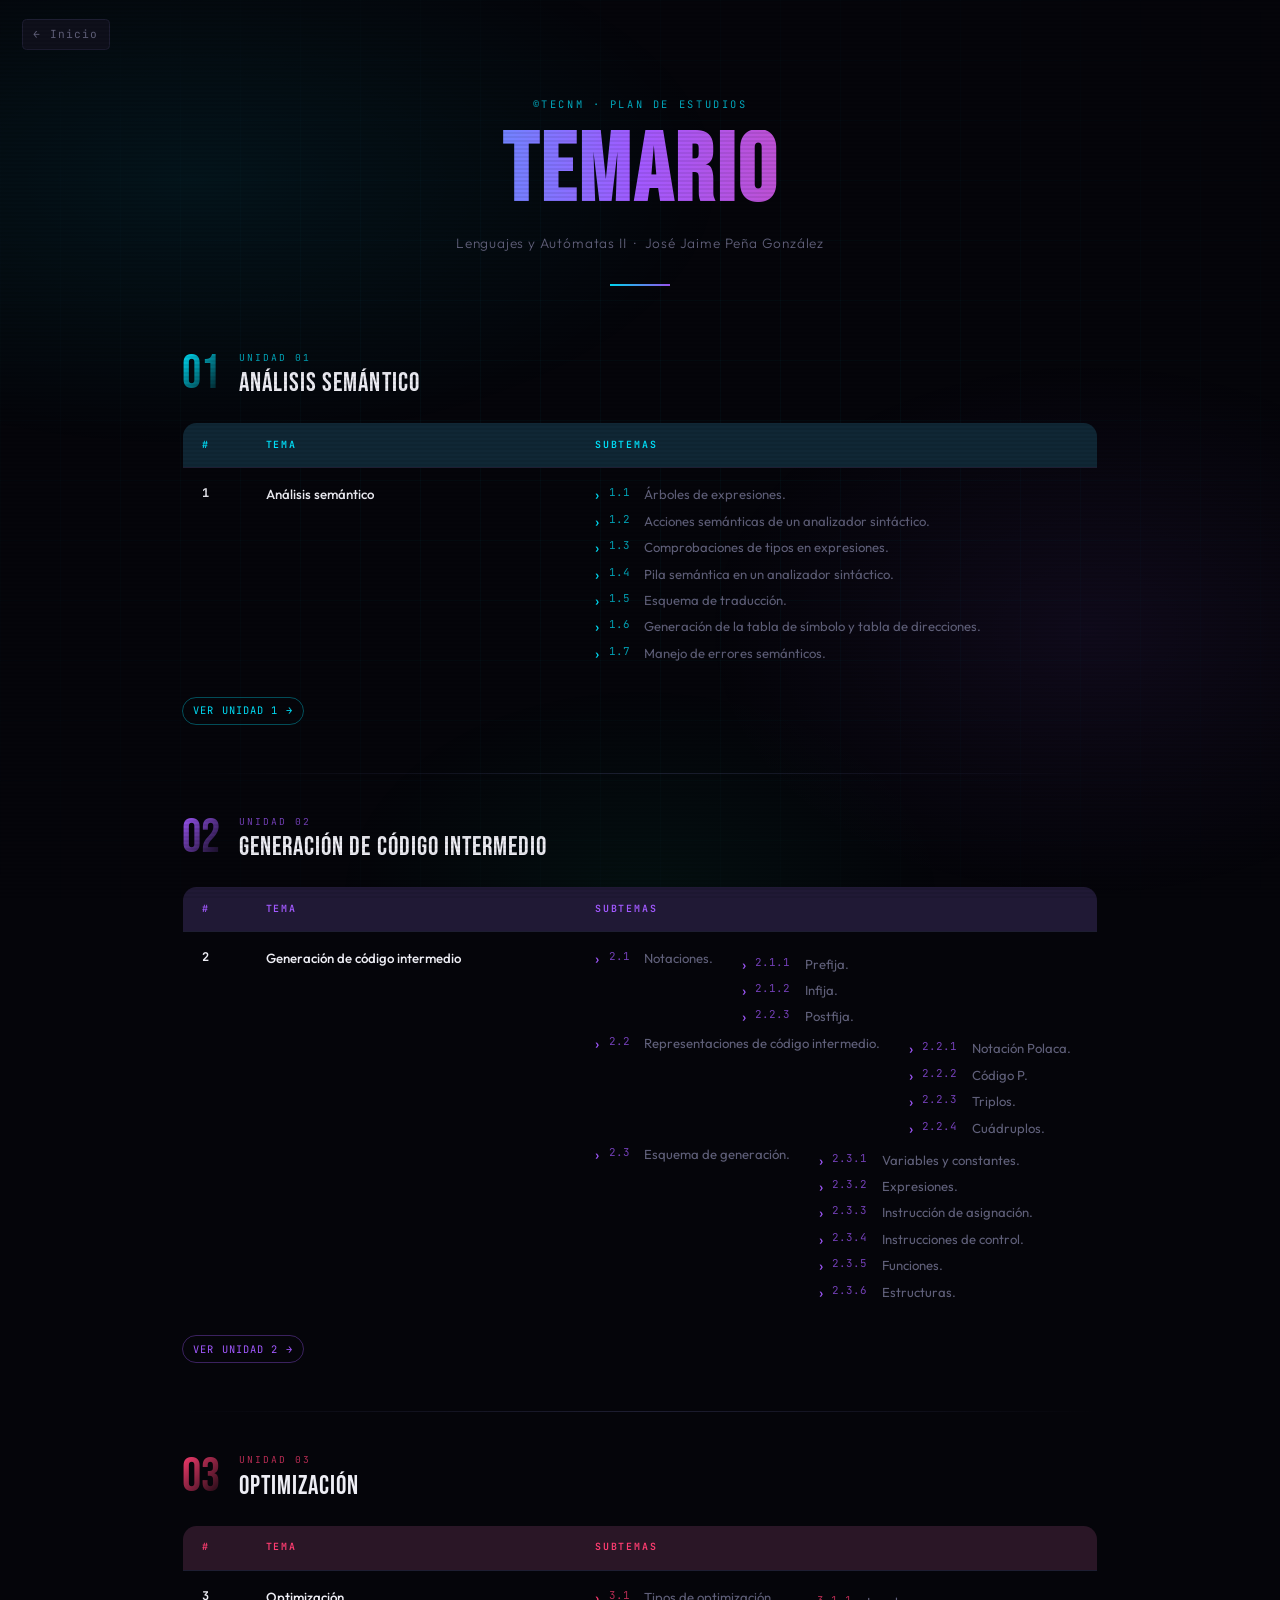
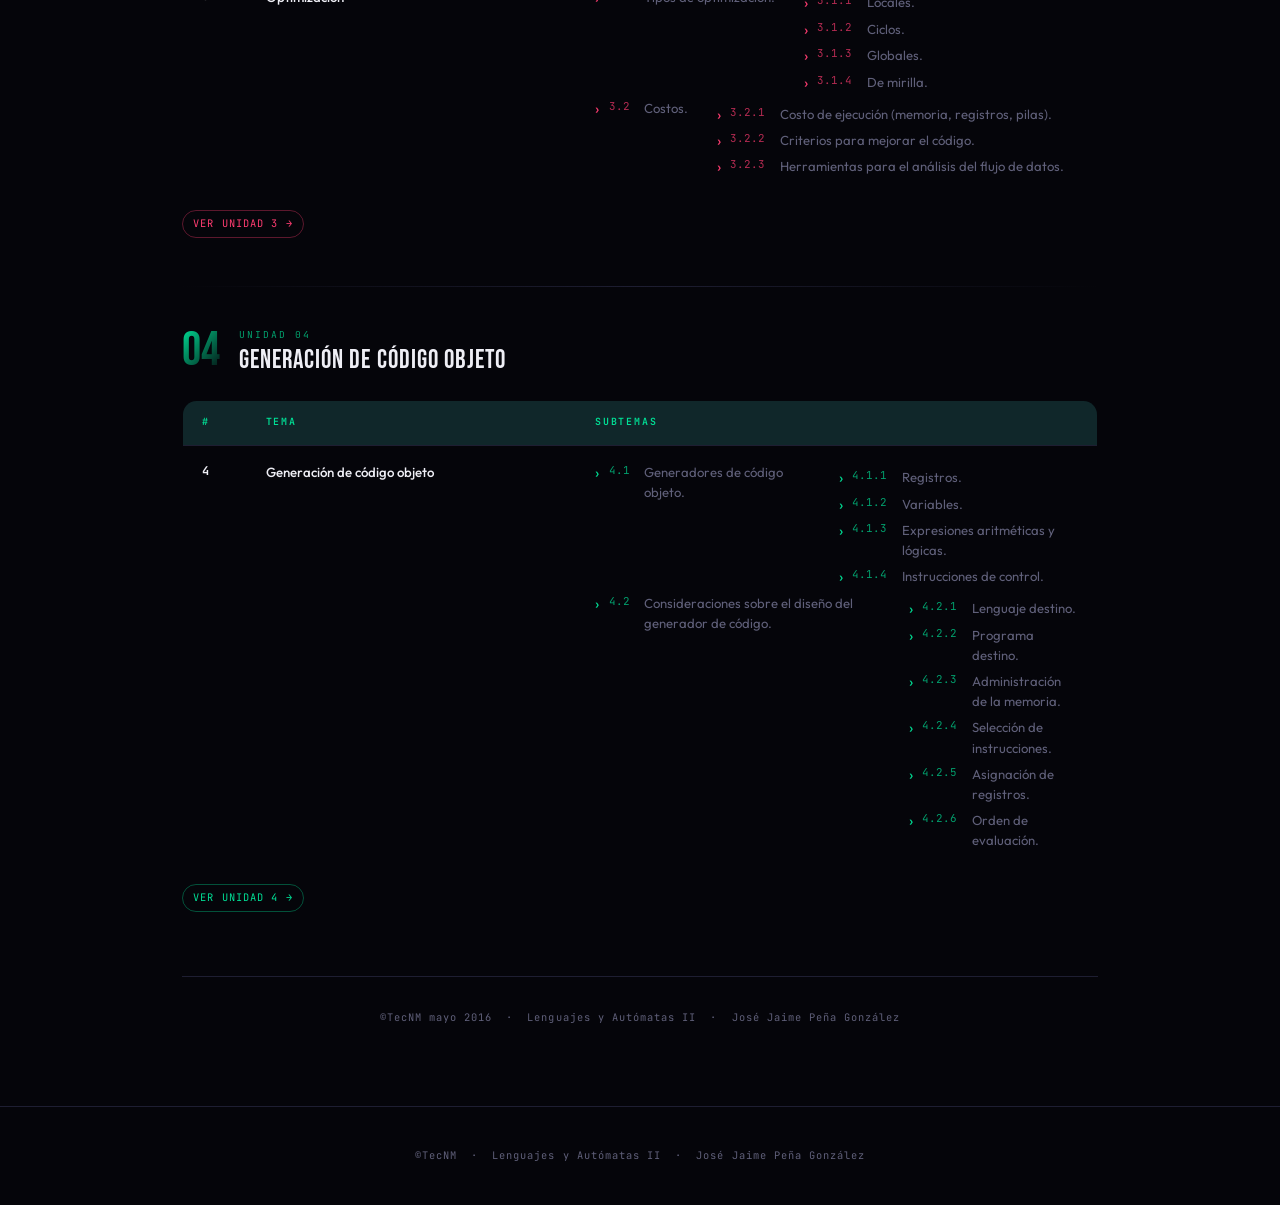
<file: temario.html>
<!DOCTYPE html>
<html lang="es">
<head>
<meta charset="UTF-8">
<meta name="viewport" content="width=device-width, initial-scale=1.0">
<title>Temario — Lenguajes y Autómatas II</title>
<link rel="stylesheet" href="css/styles.css">
<style>
  /* ── PAGE LAYOUT ── */
  .page {
    max-width: 980px;
    margin: 0 auto;
    padding: 6rem 2rem 5rem;
  }

  /* ── BACK BUTTON (ya está en styles.css como .back-btn, lo reutilizamos) ── */

  /* ── HERO HEADER ── */
  .tem-hero {
    text-align: center;
    margin-bottom: 4rem;
    animation: fadeIn 0.8s ease both;
  }

  .tem-badge {
    font-family: var(--mono);
    font-size: 0.65rem;
    letter-spacing: 0.25em;
    text-transform: uppercase;
    color: var(--accent);
    opacity: 0.75;
    margin-bottom: 1rem;
  }

  .tem-title {
    font-family: var(--display);
    font-size: clamp(3rem, 8vw, 6rem);
    line-height: 0.9;
    letter-spacing: 0.03em;
    background: linear-gradient(90deg, var(--accent) 0%, var(--accent3) 50%, var(--accent2) 100%);
    -webkit-background-clip: text;
    -webkit-text-fill-color: transparent;
    background-clip: text;
    margin-bottom: 1rem;
  }

  .tem-subtitle {
    font-size: 0.85rem;
    color: var(--muted);
    font-weight: 300;
    letter-spacing: 0.06em;
  }

  .tem-bar {
    width: 60px;
    height: 2px;
    background: linear-gradient(90deg, var(--accent), var(--accent3));
    margin: 1.8rem auto 0;
  }

  /* ── UNIDAD BLOCK ── */
  .unidad-block {
    margin-bottom: 3rem;
    animation: fadeIn 0.7s ease both;
  }

  .unidad-header {
    display: flex;
    align-items: center;
    gap: 1.2rem;
    margin-bottom: 1.5rem;
  }

  .unidad-num {
    font-family: var(--display);
    font-size: 3rem;
    line-height: 1;
    background: linear-gradient(135deg, var(--ub-color, var(--accent)), transparent);
    -webkit-background-clip: text;
    -webkit-text-fill-color: transparent;
    background-clip: text;
    flex-shrink: 0;
  }

  .unidad-info {}

  .unidad-label {
    font-family: var(--mono);
    font-size: 0.6rem;
    letter-spacing: 0.2em;
    text-transform: uppercase;
    color: var(--ub-color, var(--accent));
    opacity: 0.7;
    margin-bottom: 0.25rem;
  }

  .unidad-name {
    font-family: var(--display);
    font-size: 1.6rem;
    letter-spacing: 0.04em;
    color: var(--text);
    line-height: 1.1;
  }

  /* ── TEMAS TABLE ── */
  .temas-table {
    width: 100%;
    border-collapse: collapse;
    border: 1px solid var(--border);
    border-radius: 0.9rem;
    overflow: hidden;
    font-size: 0.83rem;
  }

  .temas-table thead tr {
    background: color-mix(in srgb, var(--ub-color, var(--accent)) 10%, var(--card));
  }

  .temas-table thead th {
    padding: 0.85rem 1.2rem;
    text-align: left;
    font-family: var(--mono);
    font-size: 0.62rem;
    letter-spacing: 0.18em;
    text-transform: uppercase;
    color: var(--ub-color, var(--accent));
    border-bottom: 1px solid var(--border);
    font-weight: 600;
  }

  .temas-table tbody tr {
    border-bottom: 1px solid var(--border);
    transition: background 0.2s;
  }

  .temas-table tbody tr:last-child { border-bottom: none; }

  .temas-table tbody tr:hover {
    background: color-mix(in srgb, var(--ub-color, var(--accent)) 5%, transparent);
  }

  .temas-table td {
    padding: 1rem 1.2rem;
    vertical-align: top;
    color: var(--text);
    line-height: 1.55;
  }

  .td-num {
    font-family: var(--mono);
    font-size: 0.75rem;
    color: var(--ub-color, var(--accent));
    font-weight: 700;
    white-space: nowrap;
    width: 4rem;
  }

  .td-tema {
    font-weight: 500;
    width: 35%;
  }

  .subtemas-list {
    list-style: none;
    padding: 0;
    margin: 0;
    display: flex;
    flex-direction: column;
    gap: 0.35rem;
  }

  .subtemas-list li {
    display: flex;
    align-items: flex-start;
    gap: 0.6rem;
    color: var(--muted);
    font-size: 0.82rem;
  }

  .subtemas-list li::before {
    content: '›';
    color: var(--ub-color, var(--accent));
    font-size: 1rem;
    line-height: 1.3;
    flex-shrink: 0;
  }

  .sub-code {
    font-family: var(--mono);
    font-size: 0.68rem;
    color: var(--ub-color, var(--accent));
    opacity: 0.7;
    margin-right: 0.3rem;
    flex-shrink: 0;
  }

  /* ── DIVIDER ── */
  .tem-divider {
    height: 1px;
    background: linear-gradient(to right, transparent, var(--border), transparent);
    margin: 2.5rem 0;
  }

  /* ── VIEW LINK ── */
  .unidad-link {
    display: inline-flex;
    align-items: center;
    gap: 0.5rem;
    margin-top: 1rem;
    font-family: var(--mono);
    font-size: 0.65rem;
    letter-spacing: 0.1em;
    text-transform: uppercase;
    color: var(--ub-color, var(--accent));
    text-decoration: none;
    border: 1px solid color-mix(in srgb, var(--ub-color, var(--accent)) 35%, transparent);
    border-radius: 2em;
    padding: 0.4em 1em;
    transition: background 0.2s, gap 0.2s;
  }

  .unidad-link:hover {
    background: color-mix(in srgb, var(--ub-color, var(--accent)) 12%, transparent);
    gap: 0.85rem;
  }

  /* ── FOOTER INFO ── */
  .tem-footer-info {
    text-align: center;
    margin-top: 4rem;
    padding-top: 2rem;
    border-top: 1px solid var(--border);
    font-family: var(--mono);
    font-size: 0.65rem;
    color: var(--muted);
    letter-spacing: 0.1em;
  }

  @keyframes fadeIn {
    from { opacity: 0; transform: translateY(14px); }
    to   { opacity: 1; transform: translateY(0); }
  }
</style>
</head>
<body>
<div class="bg-glow"></div>

<a class="back-btn" href="index.html">← Inicio</a>

<div class="page">

  <!-- HERO -->
  <div class="tem-hero">
    <p class="tem-badge">©TecNM · Plan de Estudios</p>
    <h1 class="tem-title">TEMARIO</h1>
    <p class="tem-subtitle">Lenguajes y Autómatas II &nbsp;·&nbsp; José Jaime Peña González</p>
    <div class="tem-bar"></div>
  </div>

  <!-- ══════════════════════════════════════════════
       UNIDAD 1 — ANÁLISIS SEMÁNTICO
  ══════════════════════════════════════════════ -->
  <div class="unidad-block" style="--ub-color:#00e5ff;">
    <div class="unidad-header">
      <div class="unidad-num">01</div>
      <div class="unidad-info">
        <div class="unidad-label">Unidad 01</div>
        <div class="unidad-name">Análisis Semántico</div>
      </div>
    </div>

    <table class="temas-table">
      <thead>
        <tr>
          <th style="width:4rem">#</th>
          <th style="width:36%">Tema</th>
          <th>Subtemas</th>
        </tr>
      </thead>
      <tbody>
        <tr>
          <td class="td-num">1</td>
          <td class="td-tema">Análisis semántico</td>
          <td>
            <ul class="subtemas-list">
              <li><span class="sub-code">1.1</span> Árboles de expresiones.</li>
              <li><span class="sub-code">1.2</span> Acciones semánticas de un analizador sintáctico.</li>
              <li><span class="sub-code">1.3</span> Comprobaciones de tipos en expresiones.</li>
              <li><span class="sub-code">1.4</span> Pila semántica en un analizador sintáctico.</li>
              <li><span class="sub-code">1.5</span> Esquema de traducción.</li>
              <li><span class="sub-code">1.6</span> Generación de la tabla de símbolo y tabla de direcciones.</li>
              <li><span class="sub-code">1.7</span> Manejo de errores semánticos.</li>
            </ul>
          </td>
        </tr>
      </tbody>
    </table>

    <a class="unidad-link" href="units/unidad1.html">Ver Unidad 1 <span>→</span></a>
  </div>

  <div class="tem-divider"></div>

  <!-- ══════════════════════════════════════════════
       UNIDAD 2 — GENERACIÓN DE CÓDIGO INTERMEDIO
  ══════════════════════════════════════════════ -->
  <div class="unidad-block" style="--ub-color:#a259ff;">
    <div class="unidad-header">
      <div class="unidad-num">02</div>
      <div class="unidad-info">
        <div class="unidad-label">Unidad 02</div>
        <div class="unidad-name">Generación de Código Intermedio</div>
      </div>
    </div>

    <table class="temas-table">
      <thead>
        <tr>
          <th style="width:4rem">#</th>
          <th style="width:36%">Tema</th>
          <th>Subtemas</th>
        </tr>
      </thead>
      <tbody>
        <tr>
          <td class="td-num">2</td>
          <td class="td-tema">Generación de código intermedio</td>
          <td>
            <ul class="subtemas-list">
              <li><span class="sub-code">2.1</span> Notaciones.
                <ul class="subtemas-list" style="margin-top:0.35rem;padding-left:1.2rem;">
                  <li><span class="sub-code">2.1.1</span> Prefija.</li>
                  <li><span class="sub-code">2.1.2</span> Infija.</li>
                  <li><span class="sub-code">2.2.3</span> Postfija.</li>
                </ul>
              </li>
              <li><span class="sub-code">2.2</span> Representaciones de código intermedio.
                <ul class="subtemas-list" style="margin-top:0.35rem;padding-left:1.2rem;">
                  <li><span class="sub-code">2.2.1</span> Notación Polaca.</li>
                  <li><span class="sub-code">2.2.2</span> Código P.</li>
                  <li><span class="sub-code">2.2.3</span> Triplos.</li>
                  <li><span class="sub-code">2.2.4</span> Cuádruplos.</li>
                </ul>
              </li>
              <li><span class="sub-code">2.3</span> Esquema de generación.
                <ul class="subtemas-list" style="margin-top:0.35rem;padding-left:1.2rem;">
                  <li><span class="sub-code">2.3.1</span> Variables y constantes.</li>
                  <li><span class="sub-code">2.3.2</span> Expresiones.</li>
                  <li><span class="sub-code">2.3.3</span> Instrucción de asignación.</li>
                  <li><span class="sub-code">2.3.4</span> Instrucciones de control.</li>
                  <li><span class="sub-code">2.3.5</span> Funciones.</li>
                  <li><span class="sub-code">2.3.6</span> Estructuras.</li>
                </ul>
              </li>
            </ul>
          </td>
        </tr>
      </tbody>
    </table>

    <a class="unidad-link" href="units/unidad2.html">Ver Unidad 2 <span>→</span></a>
  </div>

  <div class="tem-divider"></div>

  <!-- ══════════════════════════════════════════════
       UNIDAD 3 — OPTIMIZACIÓN
  ══════════════════════════════════════════════ -->
  <div class="unidad-block" style="--ub-color:#ff3d71;">
    <div class="unidad-header">
      <div class="unidad-num">03</div>
      <div class="unidad-info">
        <div class="unidad-label">Unidad 03</div>
        <div class="unidad-name">Optimización</div>
      </div>
    </div>

    <table class="temas-table">
      <thead>
        <tr>
          <th style="width:4rem">#</th>
          <th style="width:36%">Tema</th>
          <th>Subtemas</th>
        </tr>
      </thead>
      <tbody>
        <tr>
          <td class="td-num">3</td>
          <td class="td-tema">Optimización</td>
          <td>
            <ul class="subtemas-list">
              <li><span class="sub-code">3.1</span> Tipos de optimización.
                <ul class="subtemas-list" style="margin-top:0.35rem;padding-left:1.2rem;">
                  <li><span class="sub-code">3.1.1</span> Locales.</li>
                  <li><span class="sub-code">3.1.2</span> Ciclos.</li>
                  <li><span class="sub-code">3.1.3</span> Globales.</li>
                  <li><span class="sub-code">3.1.4</span> De mirilla.</li>
                </ul>
              </li>
              <li><span class="sub-code">3.2</span> Costos.
                <ul class="subtemas-list" style="margin-top:0.35rem;padding-left:1.2rem;">
                  <li><span class="sub-code">3.2.1</span> Costo de ejecución (memoria, registros, pilas).</li>
                  <li><span class="sub-code">3.2.2</span> Criterios para mejorar el código.</li>
                  <li><span class="sub-code">3.2.3</span> Herramientas para el análisis del flujo de datos.</li>
                </ul>
              </li>
            </ul>
          </td>
        </tr>
      </tbody>
    </table>

    <a class="unidad-link" href="units/unidad3.html">Ver Unidad 3 <span>→</span></a>
  </div>

  <div class="tem-divider"></div>

  <!-- ══════════════════════════════════════════════
       UNIDAD 4 — GENERACIÓN DE CÓDIGO OBJETO
       (inferida del proyecto; completa con lo que hay en unidad4)
  ══════════════════════════════════════════════ -->
  <div class="unidad-block" style="--ub-color:#00e096;">
    <div class="unidad-header">
      <div class="unidad-num">04</div>
      <div class="unidad-info">
        <div class="unidad-label">Unidad 04</div>
        <div class="unidad-name">Generación de Código Objeto</div>
      </div>
    </div>

    <table class="temas-table">
      <thead>
        <tr>
          <th style="width:4rem">#</th>
          <th style="width:36%">Tema</th>
          <th>Subtemas</th>
        </tr>
      </thead>
      <tbody>
        <tr>
          <td class="td-num">4</td>
          <td class="td-tema">Generación de código objeto</td>
          <td>
            <ul class="subtemas-list">
              <li><span class="sub-code">4.1</span> Generadores de código objeto.
                <ul class="subtemas-list" style="margin-top:0.35rem;padding-left:1.2rem;">
                  <li><span class="sub-code">4.1.1</span> Registros.</li>
                  <li><span class="sub-code">4.1.2</span> Variables.</li>
                  <li><span class="sub-code">4.1.3</span> Expresiones aritméticas y lógicas.</li>
                  <li><span class="sub-code">4.1.4</span> Instrucciones de control.</li>
                </ul>
              </li>
              <li><span class="sub-code">4.2</span> Consideraciones sobre el diseño del generador de código.
                <ul class="subtemas-list" style="margin-top:0.35rem;padding-left:1.2rem;">
                  <li><span class="sub-code">4.2.1</span> Lenguaje destino.</li>
                  <li><span class="sub-code">4.2.2</span> Programa destino.</li>
                  <li><span class="sub-code">4.2.3</span> Administración de la memoria.</li>
                  <li><span class="sub-code">4.2.4</span> Selección de instrucciones.</li>
                  <li><span class="sub-code">4.2.5</span> Asignación de registros.</li>
                  <li><span class="sub-code">4.2.6</span> Orden de evaluación.</li>
                </ul>
              </li>
            </ul>
          </td>
        </tr>
      </tbody>
    </table>

    <a class="unidad-link" href="units/unidad4.html">Ver Unidad 4 <span>→</span></a>
  </div>

  <!-- FOOTER -->
  <div class="tem-footer-info">
    ©TecNM mayo 2016 &nbsp;·&nbsp; Lenguajes y Autómatas II &nbsp;·&nbsp; José Jaime Peña González
  </div>

</div><!-- /.page -->

<footer>
  ©TecNM &nbsp;·&nbsp; Lenguajes y Autómatas II &nbsp;·&nbsp; José Jaime Peña González
</footer>

<script>
  const obs = new IntersectionObserver(entries =>
    entries.forEach(e => {
      if (e.isIntersecting) { e.target.classList.add('visible'); obs.unobserve(e.target); }
    }), { threshold: 0.08 });
  document.querySelectorAll('.reveal').forEach(el => obs.observe(el));
</script>
</body>
</html>
</file>
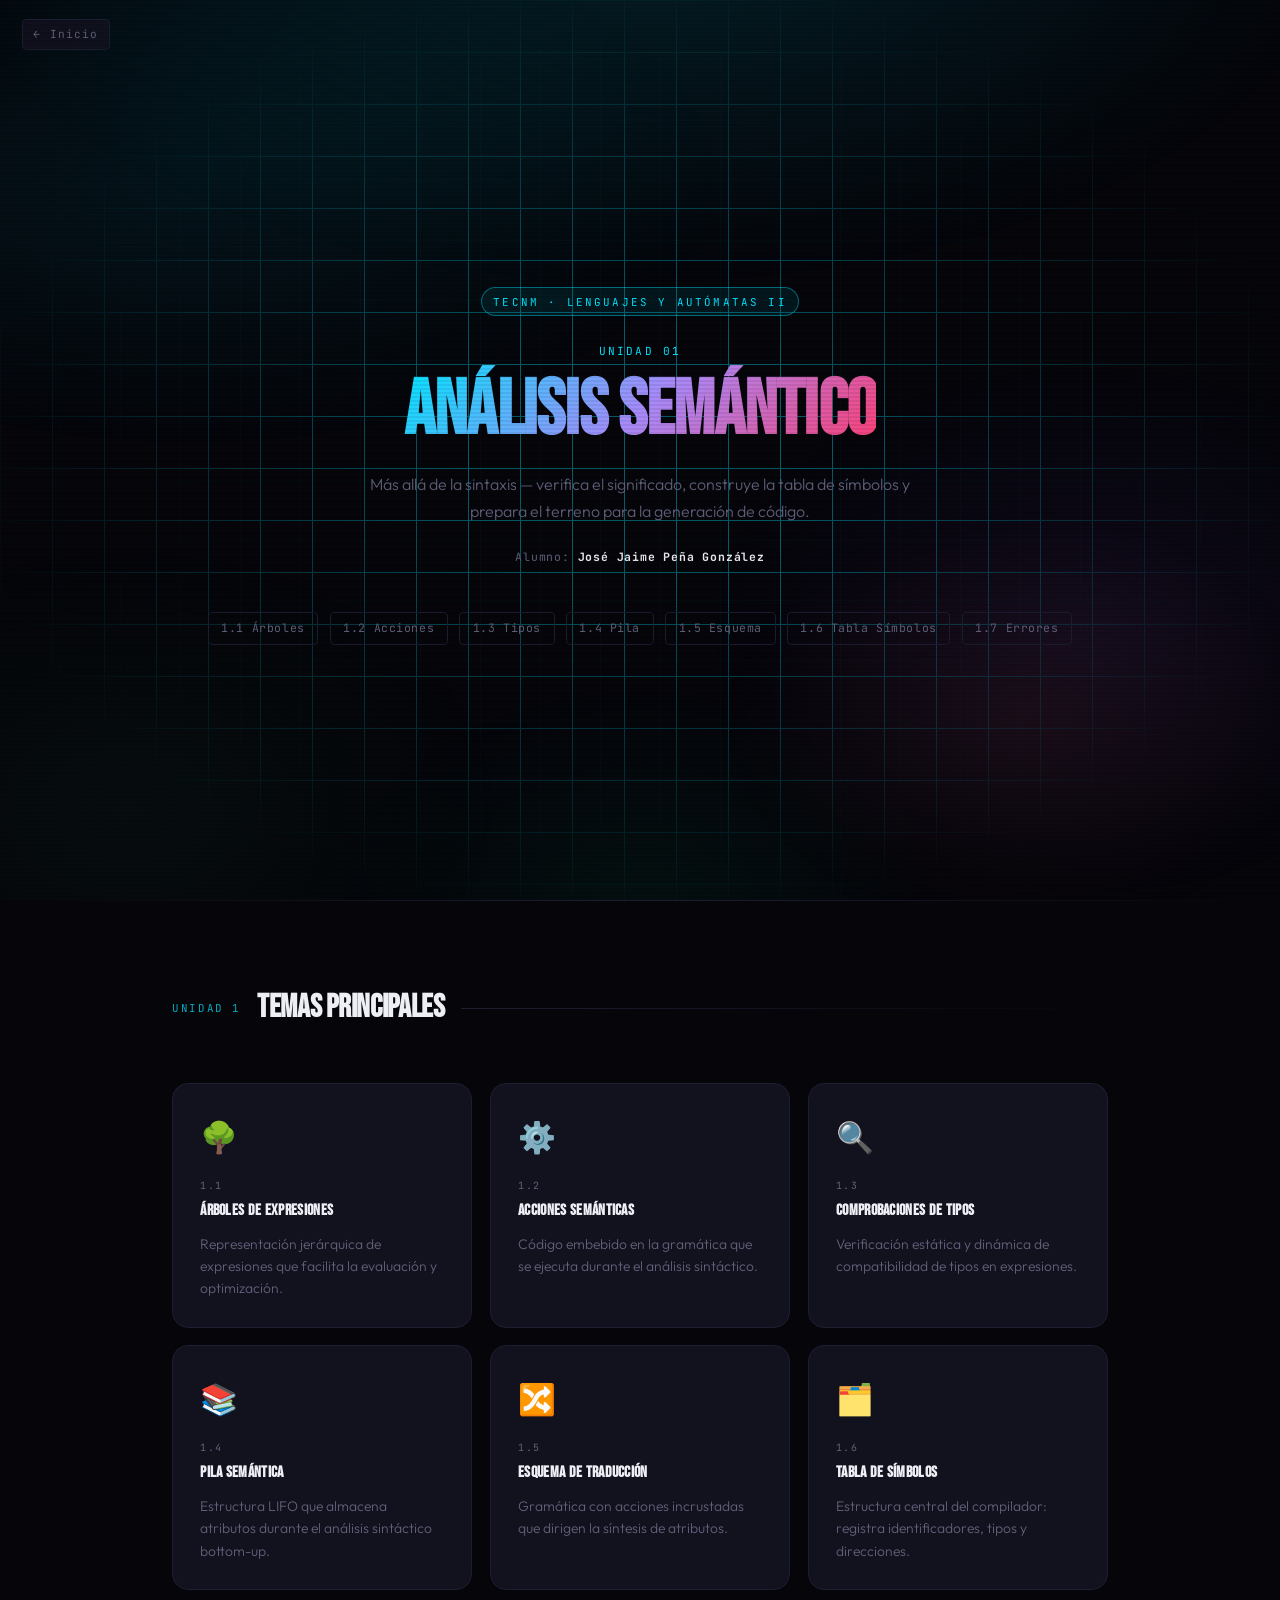
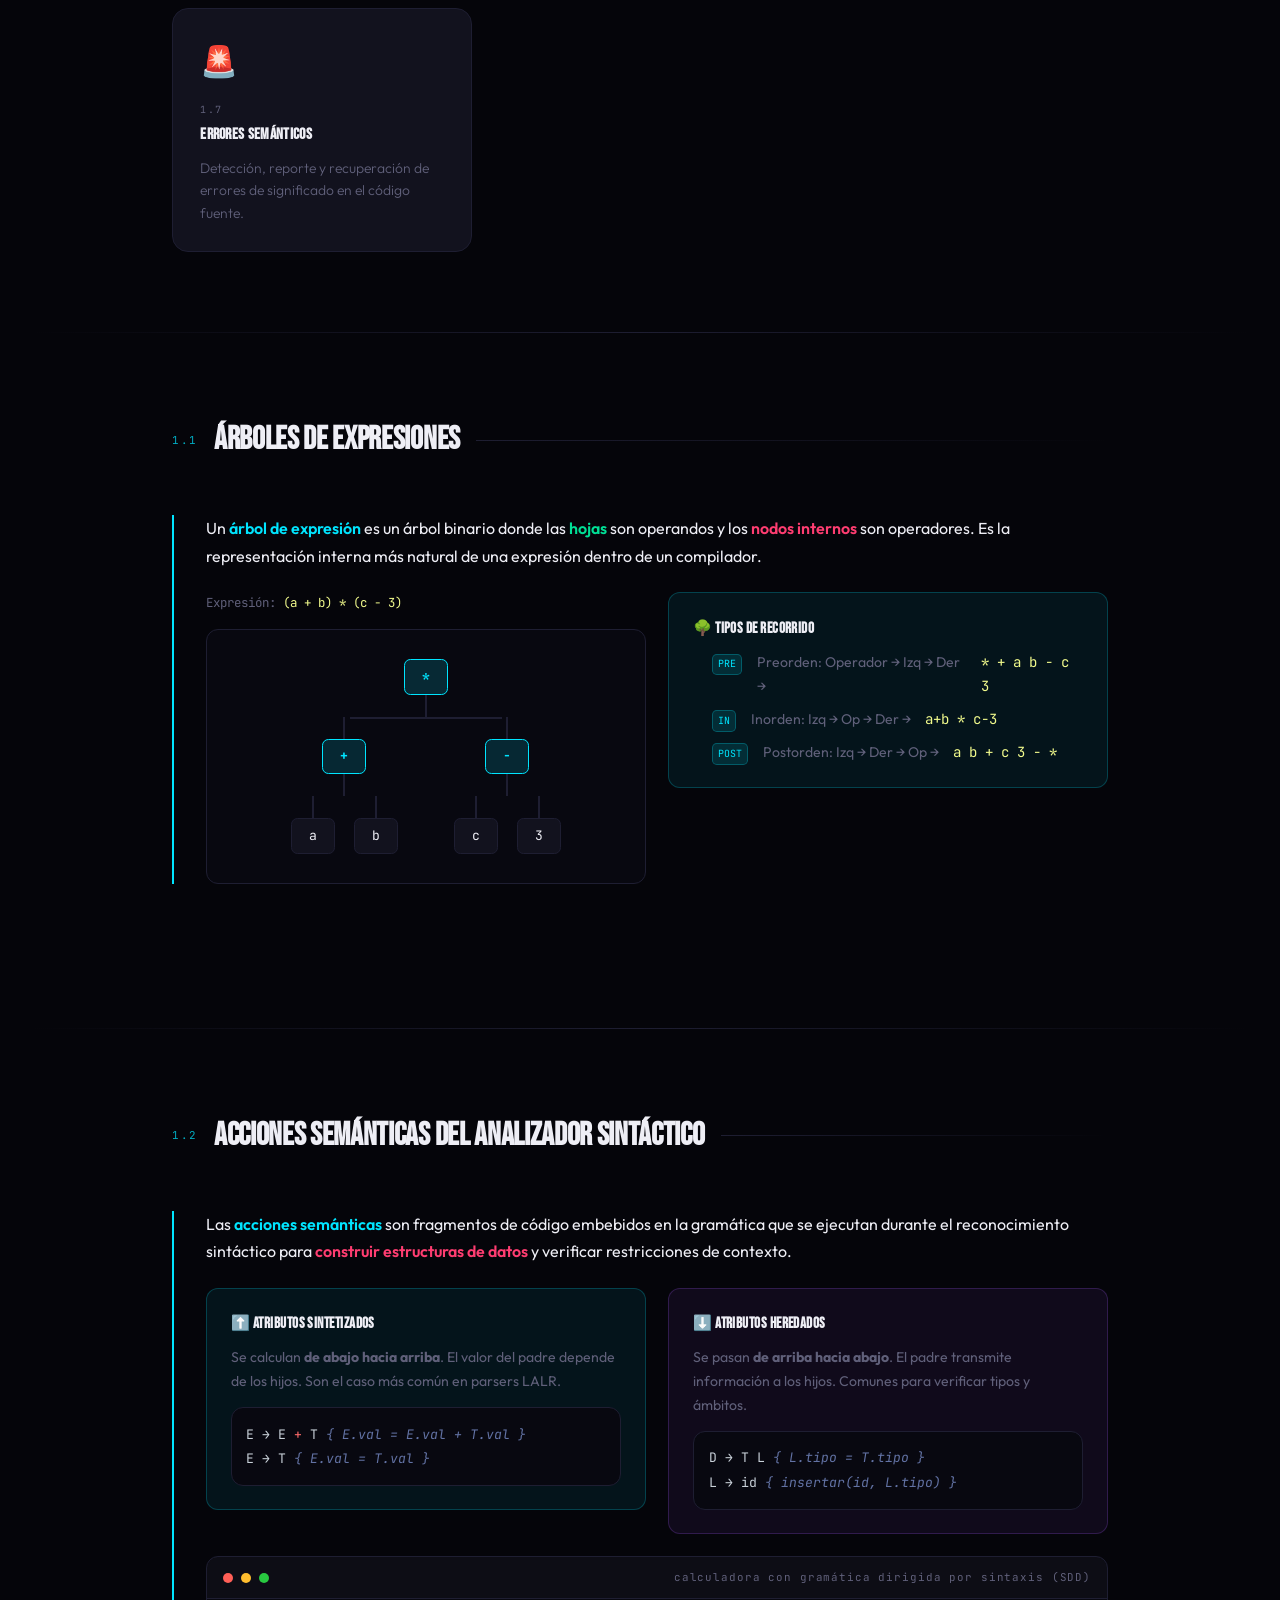
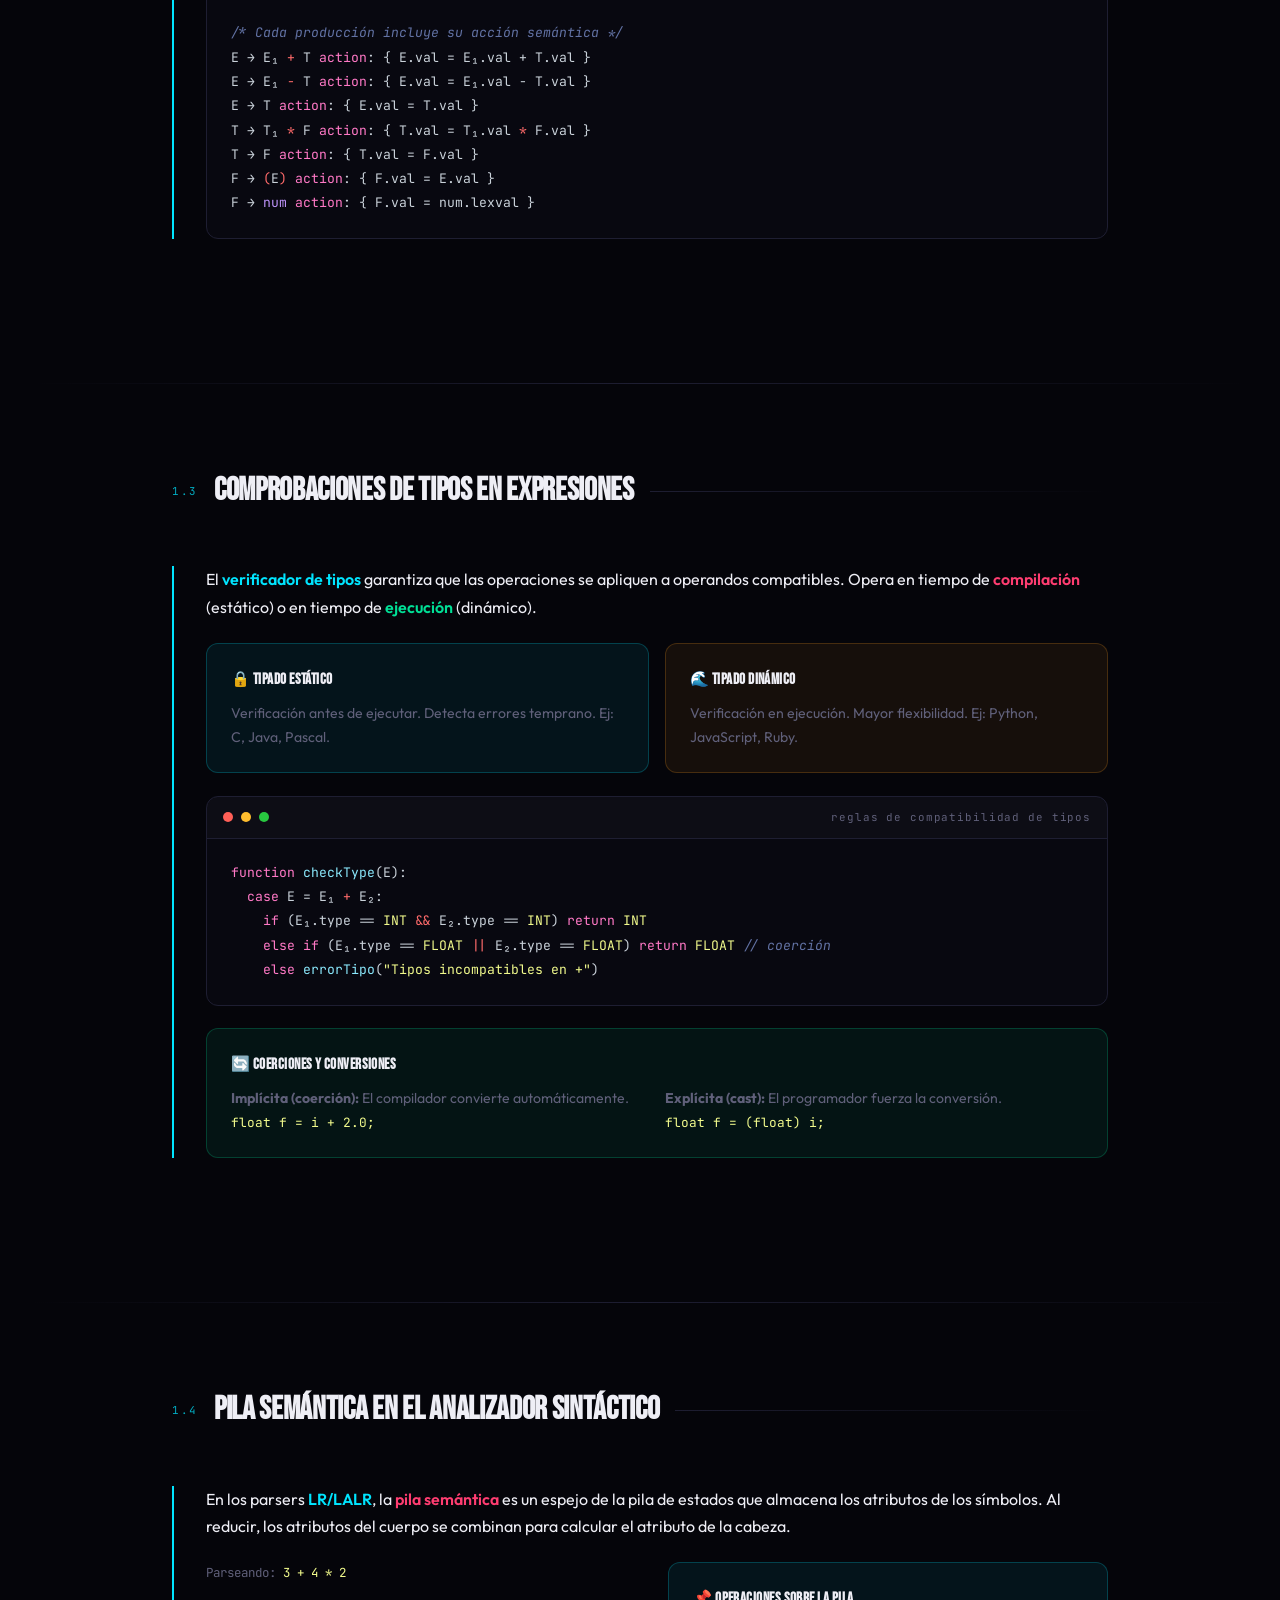
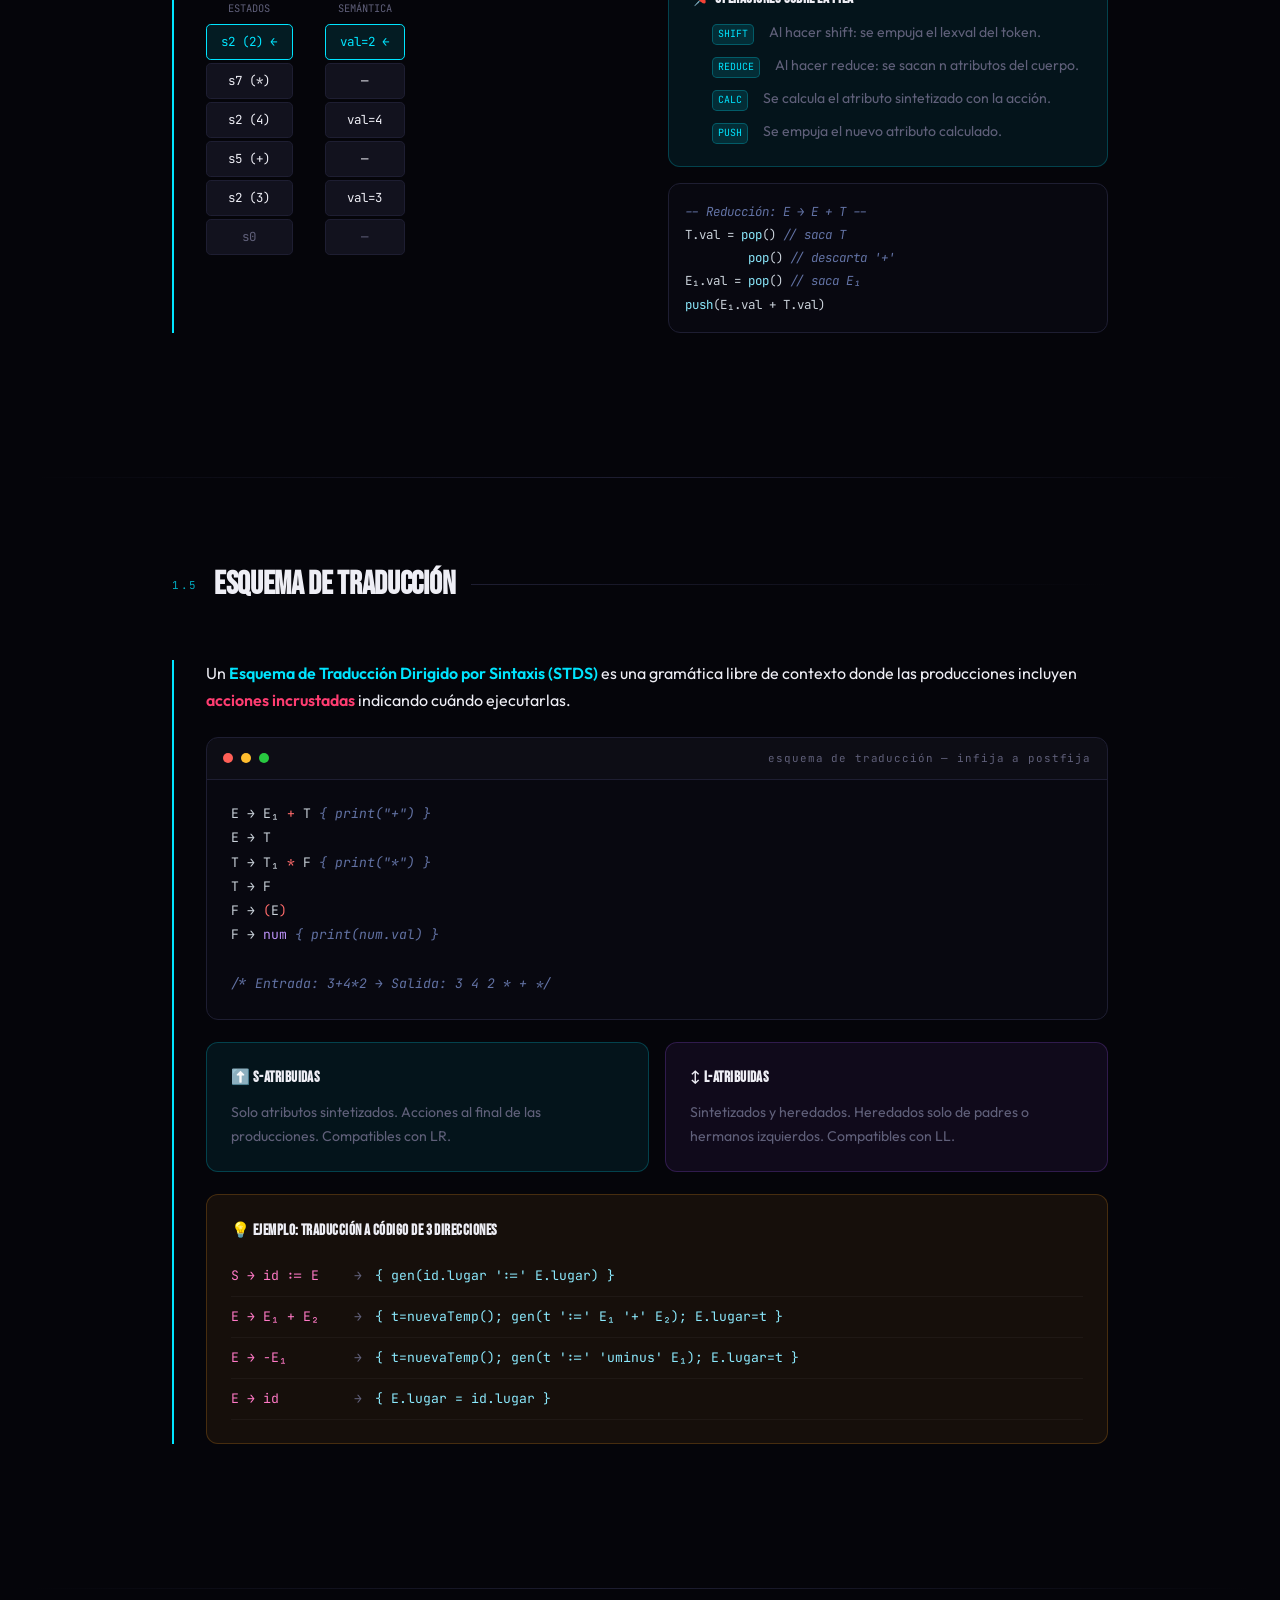
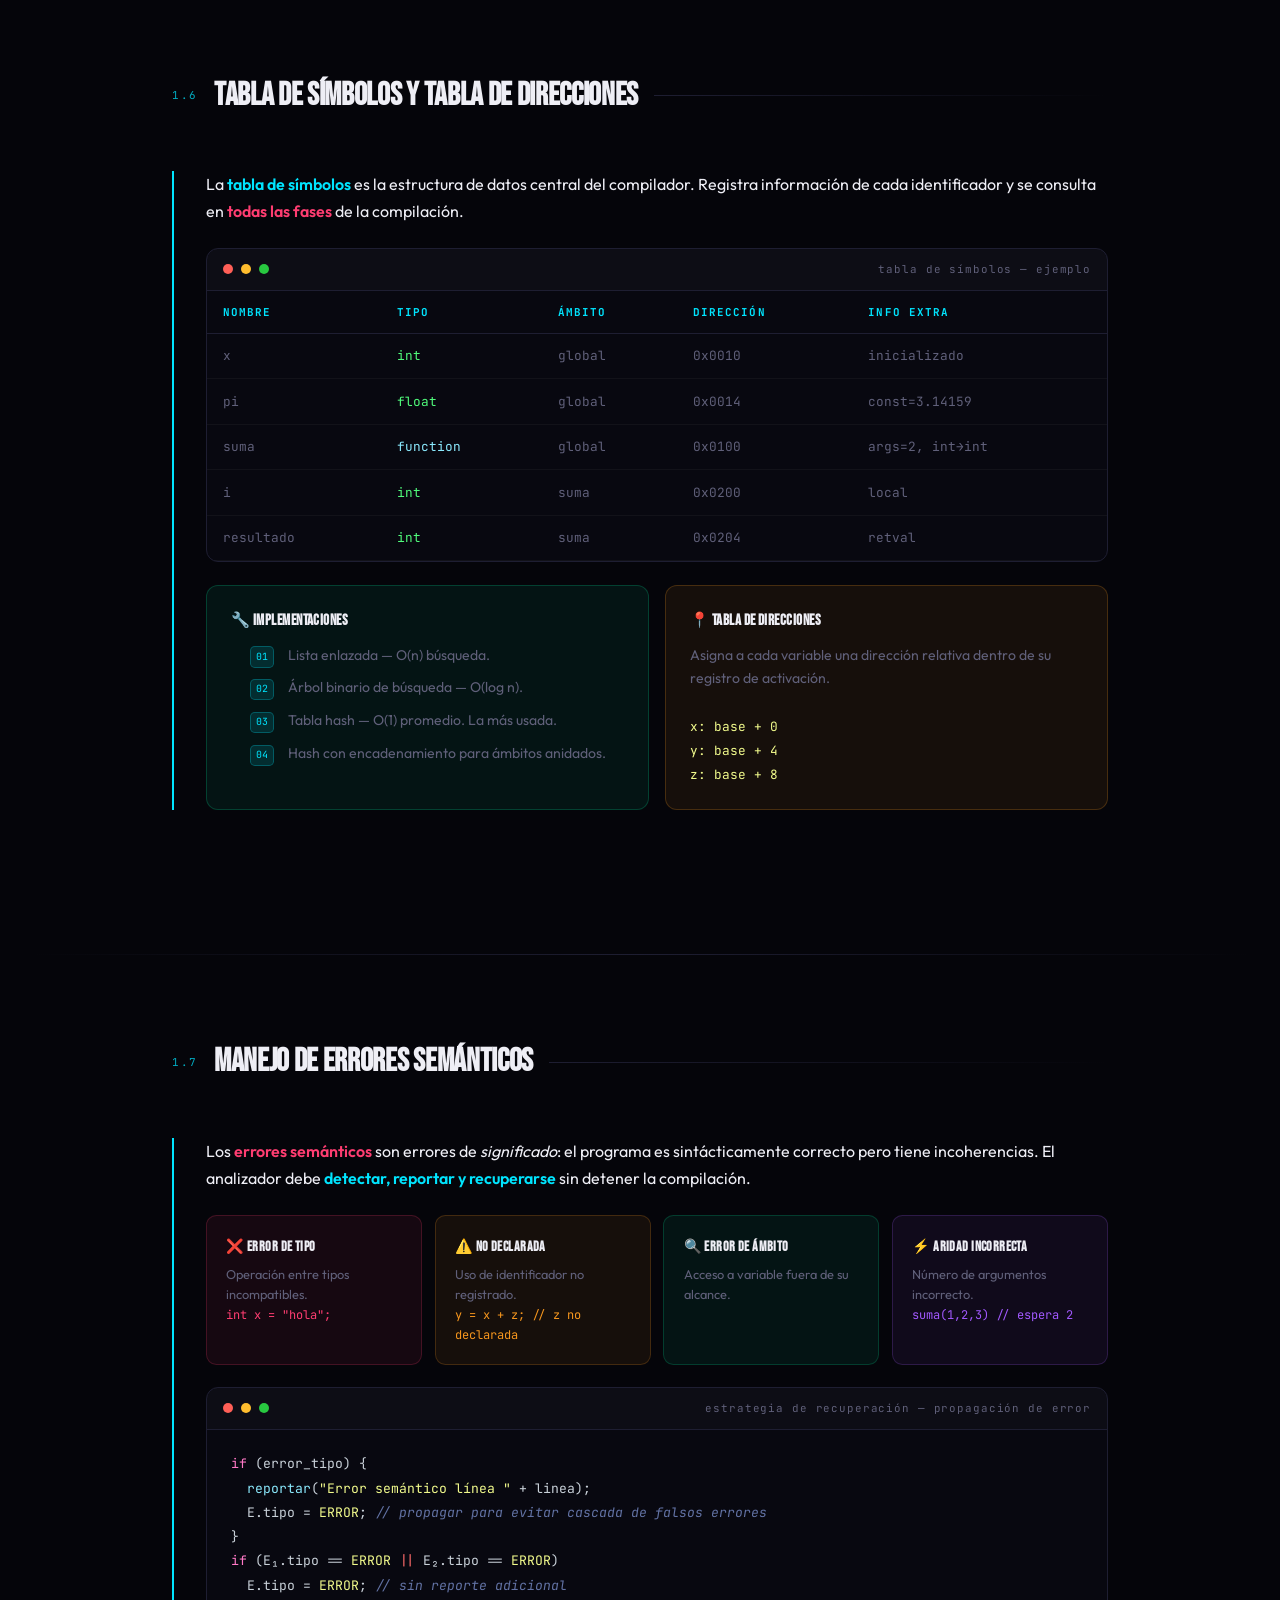
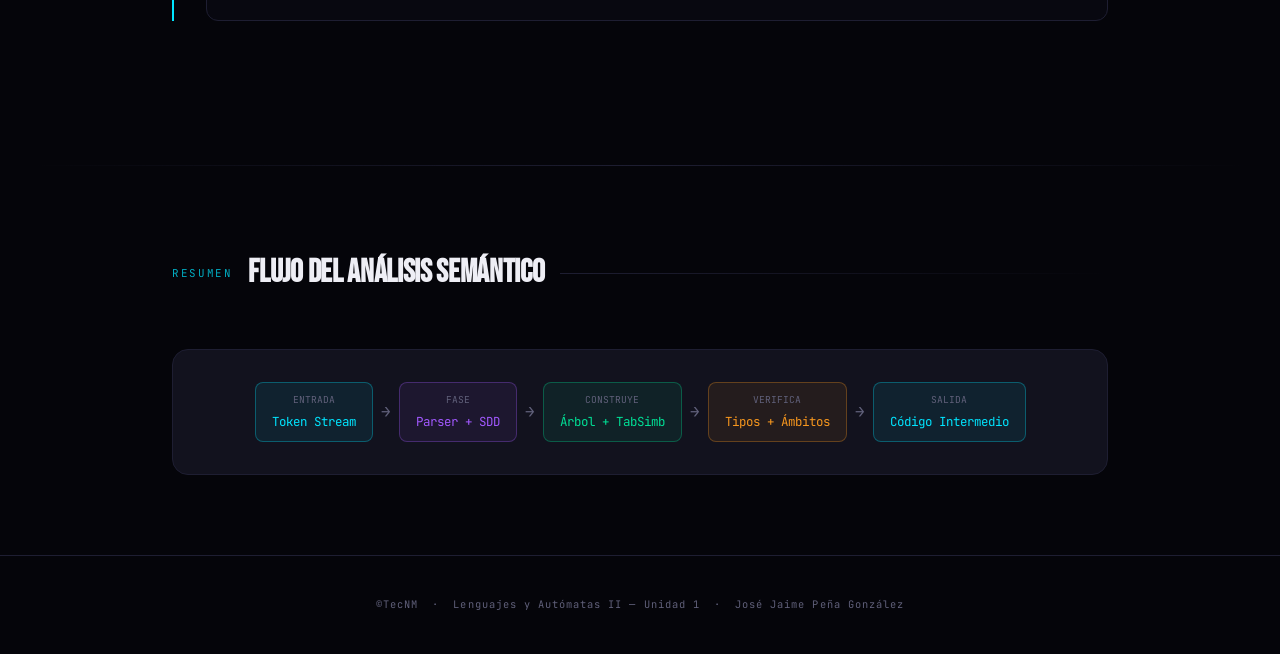
<file: units/unidad1.html>
<!DOCTYPE html>
<html lang="es">
<head>
<meta charset="UTF-8">
<meta name="viewport" content="width=device-width, initial-scale=1.0">
<title>U1 — Análisis Semántico | Lenguajes y Autómatas II</title>
<link rel="stylesheet" href="../css/styles.css">
</head>
<body class="theme-u1">
<div class="bg-glow"></div>

<a class="back-btn" href="../index.html">← Inicio</a>

<!-- HERO -->
<section class="hero">
  <div class="hero-ambient"></div>
  <div class="hero-grid"></div>
  <div class="hero-inner">
    <div class="badge">TecNM · Lenguajes y Autómatas II</div>
    <div class="hero-unit-label">UNIDAD 01</div>
    <h1><span class="gradient-text">Análisis Semántico</span></h1>
    <p class="hero-desc">Más allá de la sintaxis — verifica el significado, construye la tabla de símbolos y prepara el terreno para la generación de código.</p>
    <p class="hero-student">Alumno: <strong>José Jaime Peña González</strong></p>
    <nav class="hero-nav">
      <a href="#arboles">1.1 Árboles</a>
      <a href="#acciones">1.2 Acciones</a>
      <a href="#tipos">1.3 Tipos</a>
      <a href="#pila">1.4 Pila</a>
      <a href="#esquema">1.5 Esquema</a>
      <a href="#tabla">1.6 Tabla Símbolos</a>
      <a href="#errores">1.7 Errores</a>
    </nav>
  </div>
</section>

<div class="divider"></div>

<!-- OVERVIEW -->
<section class="section">
  <div class="section-header reveal">
    <span class="section-num">UNIDAD 1</span>
    <h2 class="section-title">Temas principales</h2>
    <div class="section-line"></div>
  </div>
  <div class="topic-grid">
    <div class="topic-card reveal" style="--tc-bg:rgba(0,229,255,0.08);--tc-border:rgba(0,229,255,0.45);" onclick="document.getElementById('arboles').scrollIntoView({behavior:'smooth'})">
      <span class="card-icon">🌳</span>
      <div class="card-num">1.1</div>
      <div class="card-title">Árboles de Expresiones</div>
      <div class="card-desc">Representación jerárquica de expresiones que facilita la evaluación y optimización.</div>
    </div>
    <div class="topic-card reveal" style="--tc-bg:rgba(162,89,255,0.08);--tc-border:rgba(162,89,255,0.45);" onclick="document.getElementById('acciones').scrollIntoView({behavior:'smooth'})">
      <span class="card-icon">⚙️</span>
      <div class="card-num">1.2</div>
      <div class="card-title">Acciones Semánticas</div>
      <div class="card-desc">Código embebido en la gramática que se ejecuta durante el análisis sintáctico.</div>
    </div>
    <div class="topic-card reveal" style="--tc-bg:rgba(0,224,150,0.08);--tc-border:rgba(0,224,150,0.45);" onclick="document.getElementById('tipos').scrollIntoView({behavior:'smooth'})">
      <span class="card-icon">🔍</span>
      <div class="card-num">1.3</div>
      <div class="card-title">Comprobaciones de Tipos</div>
      <div class="card-desc">Verificación estática y dinámica de compatibilidad de tipos en expresiones.</div>
    </div>
    <div class="topic-card reveal" style="--tc-bg:rgba(247,151,30,0.08);--tc-border:rgba(247,151,30,0.45);" onclick="document.getElementById('pila').scrollIntoView({behavior:'smooth'})">
      <span class="card-icon">📚</span>
      <div class="card-num">1.4</div>
      <div class="card-title">Pila Semántica</div>
      <div class="card-desc">Estructura LIFO que almacena atributos durante el análisis sintáctico bottom-up.</div>
    </div>
    <div class="topic-card reveal" style="--tc-bg:rgba(0,229,255,0.08);--tc-border:rgba(0,229,255,0.45);" onclick="document.getElementById('esquema').scrollIntoView({behavior:'smooth'})">
      <span class="card-icon">🔀</span>
      <div class="card-num">1.5</div>
      <div class="card-title">Esquema de Traducción</div>
      <div class="card-desc">Gramática con acciones incrustadas que dirigen la síntesis de atributos.</div>
    </div>
    <div class="topic-card reveal" style="--tc-bg:rgba(0,224,150,0.08);--tc-border:rgba(0,224,150,0.45);" onclick="document.getElementById('tabla').scrollIntoView({behavior:'smooth'})">
      <span class="card-icon">🗂️</span>
      <div class="card-num">1.6</div>
      <div class="card-title">Tabla de Símbolos</div>
      <div class="card-desc">Estructura central del compilador: registra identificadores, tipos y direcciones.</div>
    </div>
    <div class="topic-card reveal" style="--tc-bg:rgba(255,61,113,0.08);--tc-border:rgba(255,61,113,0.45);" onclick="document.getElementById('errores').scrollIntoView({behavior:'smooth'})">
      <span class="card-icon">🚨</span>
      <div class="card-num">1.7</div>
      <div class="card-title">Errores Semánticos</div>
      <div class="card-desc">Detección, reporte y recuperación de errores de significado en el código fuente.</div>
    </div>
  </div>
</section>

<div class="divider"></div>

<!-- 1.1 ÁRBOLES -->
<section class="section" id="arboles">
  <div class="section-header reveal">
    <span class="section-num">1.1</span>
    <h2 class="section-title">Árboles de Expresiones</h2>
    <div class="section-line"></div>
  </div>
  <div class="deep-section reveal">
    <div class="deep-content">
      <p>Un <span class="hl">árbol de expresión</span> es un árbol binario donde las <span class="hl3">hojas</span> son operandos y los <span class="hl2">nodos internos</span> son operadores. Es la representación interna más natural de una expresión dentro de un compilador.</p>
      <div class="two-col">
        <div>
          <p style="font-family:var(--mono);font-size:0.78rem;color:var(--muted);margin-bottom:1rem;">Expresión: <span style="color:#f1fa8c">(a + b) * (c − 3)</span></p>
          <div class="tree-container">
            <div class="tree">
              <div class="tree-node op-node">*</div>
              <div class="tree-connector"></div>
              <div style="display:flex;gap:3.5rem;position:relative;">
                <div style="position:absolute;top:0;left:22%;right:22%;height:2px;background:var(--border);"></div>
                <div style="display:flex;flex-direction:column;align-items:center;">
                  <div class="tree-connector"></div>
                  <div class="tree-node op-node">+</div>
                  <div class="tree-connector"></div>
                  <div style="display:flex;gap:1.2rem;">
                    <div style="display:flex;flex-direction:column;align-items:center;"><div class="tree-connector"></div><div class="tree-node">a</div></div>
                    <div style="display:flex;flex-direction:column;align-items:center;"><div class="tree-connector"></div><div class="tree-node">b</div></div>
                  </div>
                </div>
                <div style="display:flex;flex-direction:column;align-items:center;">
                  <div class="tree-connector"></div>
                  <div class="tree-node op-node">−</div>
                  <div class="tree-connector"></div>
                  <div style="display:flex;gap:1.2rem;">
                    <div style="display:flex;flex-direction:column;align-items:center;"><div class="tree-connector"></div><div class="tree-node">c</div></div>
                    <div style="display:flex;flex-direction:column;align-items:center;"><div class="tree-connector"></div><div class="tree-node">3</div></div>
                  </div>
                </div>
              </div>
            </div>
          </div>
        </div>
        <div class="info-box blue">
          <h4>🌳 Tipos de recorrido</h4>
          <ul class="numbered-list" style="margin-top:0.5rem;">
            <li data-n="PRE">Preorden: Operador → Izq → Der → <span style="color:#f1fa8c;font-family:var(--mono)">* + a b − c 3</span></li>
            <li data-n="IN">Inorden: Izq → Op → Der → <span style="color:#f1fa8c;font-family:var(--mono)">a+b * c−3</span></li>
            <li data-n="POST">Postorden: Izq → Der → Op → <span style="color:#f1fa8c;font-family:var(--mono)">a b + c 3 − *</span></li>
          </ul>
        </div>
      </div>
    </div>
  </div>
</section>

<div class="divider"></div>

<!-- 1.2 ACCIONES SEMÁNTICAS -->
<section class="section" id="acciones">
  <div class="section-header reveal">
    <span class="section-num">1.2</span>
    <h2 class="section-title">Acciones Semánticas del Analizador Sintáctico</h2>
    <div class="section-line"></div>
  </div>
  <div class="deep-section reveal">
    <div class="deep-content">
      <p>Las <span class="hl">acciones semánticas</span> son fragmentos de código embebidos en la gramática que se ejecutan durante el reconocimiento sintáctico para <span class="hl2">construir estructuras de datos</span> y verificar restricciones de contexto.</p>
      <div class="two-col">
        <div class="info-box blue">
          <h4>⬆️ Atributos Sintetizados</h4>
          <p>Se calculan <strong>de abajo hacia arriba</strong>. El valor del padre depende de los hijos. Son el caso más común en parsers LALR.</p>
          <div class="code-block" style="margin-top:0.8rem;">
            <div class="code-body" style="padding:0.9rem;">
              E → E <span class="op">+</span> T  <span class="cm">{ E.val = E.val + T.val }</span><br>
              E → T        <span class="cm">{ E.val = T.val }</span>
            </div>
          </div>
        </div>
        <div class="info-box purple">
          <h4>⬇️ Atributos Heredados</h4>
          <p>Se pasan <strong>de arriba hacia abajo</strong>. El padre transmite información a los hijos. Comunes para verificar tipos y ámbitos.</p>
          <div class="code-block" style="margin-top:0.8rem;">
            <div class="code-body" style="padding:0.9rem;">
              D → T L  <span class="cm">{ L.tipo = T.tipo }</span><br>
              L → id   <span class="cm">{ insertar(id, L.tipo) }</span>
            </div>
          </div>
        </div>
      </div>
      <div class="code-block">
        <div class="code-header">
          <div class="code-dot dot-r"></div><div class="code-dot dot-y"></div><div class="code-dot dot-g"></div>
          <span class="code-label">calculadora con gramática dirigida por sintaxis (SDD)</span>
        </div>
        <div class="code-body">
<span class="cm">/* Cada producción incluye su acción semántica */</span><br>
E → E₁ <span class="op">+</span> T   <span class="kw">action</span>: { E.val = E₁.val + T.val }<br>
E → E₁ <span class="op">-</span> T   <span class="kw">action</span>: { E.val = E₁.val - T.val }<br>
E → T        <span class="kw">action</span>: { E.val = T.val }<br>
T → T₁ <span class="op">*</span> F   <span class="kw">action</span>: { T.val = T₁.val <span class="op">*</span> F.val }<br>
T → F        <span class="kw">action</span>: { T.val = F.val }<br>
F → <span class="op">(</span>E<span class="op">)</span>      <span class="kw">action</span>: { F.val = E.val }<br>
F → <span class="nm">num</span>      <span class="kw">action</span>: { F.val = num.lexval }
        </div>
      </div>
    </div>
  </div>
</section>

<div class="divider"></div>

<!-- 1.3 TIPOS -->
<section class="section" id="tipos">
  <div class="section-header reveal">
    <span class="section-num">1.3</span>
    <h2 class="section-title">Comprobaciones de Tipos en Expresiones</h2>
    <div class="section-line"></div>
  </div>
  <div class="deep-section reveal">
    <div class="deep-content">
      <p>El <span class="hl">verificador de tipos</span> garantiza que las operaciones se apliquen a operandos compatibles. Opera en tiempo de <span class="hl2">compilación</span> (estático) o en tiempo de <span class="hl3">ejecución</span> (dinámico).</p>
      <div class="flex-grid">
        <div class="info-box blue"><h4>🔒 Tipado Estático</h4><p>Verificación antes de ejecutar. Detecta errores temprano. Ej: C, Java, Pascal.</p></div>
        <div class="info-box yellow"><h4>🌊 Tipado Dinámico</h4><p>Verificación en ejecución. Mayor flexibilidad. Ej: Python, JavaScript, Ruby.</p></div>
      </div>
      <div class="code-block">
        <div class="code-header">
          <div class="code-dot dot-r"></div><div class="code-dot dot-y"></div><div class="code-dot dot-g"></div>
          <span class="code-label">reglas de compatibilidad de tipos</span>
        </div>
        <div class="code-body">
<span class="kw">function</span> <span class="fn">checkType</span>(E):<br>
&nbsp;&nbsp;<span class="kw">case</span> E = E₁ <span class="op">+</span> E₂:<br>
&nbsp;&nbsp;&nbsp;&nbsp;<span class="kw">if</span>      (E₁.type == <span class="st">INT</span>   <span class="op">&&</span> E₂.type == <span class="st">INT</span>)   <span class="kw">return</span> <span class="st">INT</span><br>
&nbsp;&nbsp;&nbsp;&nbsp;<span class="kw">else if</span> (E₁.type == <span class="st">FLOAT</span> <span class="op">||</span> E₂.type == <span class="st">FLOAT</span>) <span class="kw">return</span> <span class="st">FLOAT</span> <span class="cm">// coerción</span><br>
&nbsp;&nbsp;&nbsp;&nbsp;<span class="kw">else</span>    <span class="fn">errorTipo</span>(<span class="st">"Tipos incompatibles en +"</span>)
        </div>
      </div>
      <div class="info-box green">
        <h4>🔄 Coerciones y Conversiones</h4>
        <div style="display:grid;grid-template-columns:1fr 1fr;gap:1rem;margin-top:0.5rem;">
          <div><p><strong>Implícita (coerción):</strong> El compilador convierte automáticamente.<br><span style="font-family:var(--mono);color:#f1fa8c;font-size:0.8rem">float f = i + 2.0;</span></p></div>
          <div><p><strong>Explícita (cast):</strong> El programador fuerza la conversión.<br><span style="font-family:var(--mono);color:#f1fa8c;font-size:0.8rem">float f = (float) i;</span></p></div>
        </div>
      </div>
    </div>
  </div>
</section>

<div class="divider"></div>

<!-- 1.4 PILA SEMÁNTICA -->
<section class="section" id="pila">
  <div class="section-header reveal">
    <span class="section-num">1.4</span>
    <h2 class="section-title">Pila Semántica en el Analizador Sintáctico</h2>
    <div class="section-line"></div>
  </div>
  <div class="deep-section reveal">
    <div class="deep-content">
      <p>En los parsers <span class="hl">LR/LALR</span>, la <span class="hl2">pila semántica</span> es un espejo de la pila de estados que almacena los atributos de los símbolos. Al reducir, los atributos del cuerpo se combinan para calcular el atributo de la cabeza.</p>
      <div class="two-col">
        <div>
          <p style="font-family:var(--mono);font-size:0.78rem;color:var(--muted);margin-bottom:1rem;">Parseando: <span style="color:#f1fa8c">3 + 4 * 2</span></p>
          <div style="display:flex;gap:2rem;align-items:flex-end;">
            <div>
              <p style="font-family:var(--mono);font-size:0.65rem;color:var(--muted);margin-bottom:0.4rem;text-align:center;">ESTADOS</p>
              <div class="stack-visual">
                <div class="stack-item bot">s0</div>
                <div class="stack-item mid">s2 (3)</div>
                <div class="stack-item mid">s5 (+)</div>
                <div class="stack-item mid">s2 (4)</div>
                <div class="stack-item mid">s7 (*)</div>
                <div class="stack-item top">s2 (2) ←</div>
              </div>
            </div>
            <div>
              <p style="font-family:var(--mono);font-size:0.65rem;color:var(--muted);margin-bottom:0.4rem;text-align:center;">SEMÁNTICA</p>
              <div class="stack-visual">
                <div class="stack-item bot">—</div>
                <div class="stack-item mid">val=3</div>
                <div class="stack-item mid">—</div>
                <div class="stack-item mid">val=4</div>
                <div class="stack-item mid">—</div>
                <div class="stack-item top">val=2 ←</div>
              </div>
            </div>
          </div>
        </div>
        <div style="display:flex;flex-direction:column;gap:1rem;">
          <div class="info-box blue">
            <h4>📌 Operaciones sobre la pila</h4>
            <ul class="numbered-list">
              <li data-n="SHIFT">Al hacer shift: se empuja el lexval del token.</li>
              <li data-n="REDUCE">Al hacer reduce: se sacan n atributos del cuerpo.</li>
              <li data-n="CALC">Se calcula el atributo sintetizado con la acción.</li>
              <li data-n="PUSH">Se empuja el nuevo atributo calculado.</li>
            </ul>
          </div>
          <div class="code-block">
            <div class="code-body" style="padding:1rem;font-size:0.78rem;">
              <span class="cm">-- Reducción: E → E + T --</span><br>
              T.val  = <span class="fn">pop</span>()  <span class="cm">// saca T</span><br>
              &nbsp;&nbsp;&nbsp;&nbsp;&nbsp;&nbsp;&nbsp;&nbsp; <span class="fn">pop</span>()  <span class="cm">// descarta '+'</span><br>
              E₁.val = <span class="fn">pop</span>()  <span class="cm">// saca E₁</span><br>
              <span class="fn">push</span>(E₁.val + T.val)
            </div>
          </div>
        </div>
      </div>
    </div>
  </div>
</section>

<div class="divider"></div>

<!-- 1.5 ESQUEMA DE TRADUCCIÓN -->
<section class="section" id="esquema">
  <div class="section-header reveal">
    <span class="section-num">1.5</span>
    <h2 class="section-title">Esquema de Traducción</h2>
    <div class="section-line"></div>
  </div>
  <div class="deep-section reveal">
    <div class="deep-content">
      <p>Un <span class="hl">Esquema de Traducción Dirigido por Sintaxis (STDS)</span> es una gramática libre de contexto donde las producciones incluyen <span class="hl2">acciones incrustadas</span> indicando cuándo ejecutarlas.</p>
      <div class="code-block">
        <div class="code-header">
          <div class="code-dot dot-r"></div><div class="code-dot dot-y"></div><div class="code-dot dot-g"></div>
          <span class="code-label">esquema de traducción — infija a postfija</span>
        </div>
        <div class="code-body">
E  →  E₁ <span class="op">+</span> T  <span class="cm">{ print("+") }</span><br>
E  →  T<br>
T  →  T₁ <span class="op">*</span> F  <span class="cm">{ print("*") }</span><br>
T  →  F<br>
F  →  <span class="op">(</span>E<span class="op">)</span><br>
F  →  <span class="nm">num</span>    <span class="cm">{ print(num.val) }</span><br><br>
<span class="cm">/* Entrada: 3+4*2  →  Salida: 3 4 2 * + */</span>
        </div>
      </div>
      <div class="flex-grid">
        <div class="info-box blue"><h4>⬆️ S-atribuidas</h4><p>Solo atributos sintetizados. Acciones al final de las producciones. Compatibles con LR.</p></div>
        <div class="info-box purple"><h4>↕️ L-atribuidas</h4><p>Sintetizados y heredados. Heredados solo de padres o hermanos izquierdos. Compatibles con LL.</p></div>
      </div>
      <div class="info-box yellow">
        <h4>💡 Ejemplo: Traducción a código de 3 direcciones</h4>
        <div style="margin-top:0.8rem;">
          <div class="schema-row"><span class="schema-lhs">S → id := E</span><span class="schema-arrow">→</span><span class="schema-rhs">{ gen(id.lugar ':=' E.lugar) }</span></div>
          <div class="schema-row"><span class="schema-lhs">E → E₁ + E₂</span><span class="schema-arrow">→</span><span class="schema-rhs">{ t=nuevaTemp(); gen(t ':=' E₁ '+' E₂); E.lugar=t }</span></div>
          <div class="schema-row"><span class="schema-lhs">E → -E₁</span><span class="schema-arrow">→</span><span class="schema-rhs">{ t=nuevaTemp(); gen(t ':=' 'uminus' E₁); E.lugar=t }</span></div>
          <div class="schema-row"><span class="schema-lhs">E → id</span><span class="schema-arrow">→</span><span class="schema-rhs">{ E.lugar = id.lugar }</span></div>
        </div>
      </div>
    </div>
  </div>
</section>

<div class="divider"></div>

<!-- 1.6 TABLA DE SÍMBOLOS -->
<section class="section" id="tabla">
  <div class="section-header reveal">
    <span class="section-num">1.6</span>
    <h2 class="section-title">Tabla de Símbolos y Tabla de Direcciones</h2>
    <div class="section-line"></div>
  </div>
  <div class="deep-section reveal">
    <div class="deep-content">
      <p>La <span class="hl">tabla de símbolos</span> es la estructura de datos central del compilador. Registra información de cada identificador y se consulta en <span class="hl2">todas las fases</span> de la compilación.</p>
      <div class="code-block">
        <div class="code-header">
          <div class="code-dot dot-r"></div><div class="code-dot dot-y"></div><div class="code-dot dot-g"></div>
          <span class="code-label">tabla de símbolos — ejemplo</span>
        </div>
        <div class="code-body" style="padding:0;">
          <table class="data-table">
            <thead><tr><th>Nombre</th><th>Tipo</th><th>Ámbito</th><th>Dirección</th><th>Info extra</th></tr></thead>
            <tbody>
              <tr><td>x</td><td style="color:#50fa7b">int</td><td>global</td><td>0x0010</td><td>inicializado</td></tr>
              <tr><td>pi</td><td style="color:#50fa7b">float</td><td>global</td><td>0x0014</td><td>const=3.14159</td></tr>
              <tr><td>suma</td><td style="color:#8be9fd">function</td><td>global</td><td>0x0100</td><td>args=2, int→int</td></tr>
              <tr><td>i</td><td style="color:#50fa7b">int</td><td>suma</td><td>0x0200</td><td>local</td></tr>
              <tr><td>resultado</td><td style="color:#50fa7b">int</td><td>suma</td><td>0x0204</td><td>retval</td></tr>
            </tbody>
          </table>
        </div>
      </div>
      <div class="flex-grid">
        <div class="info-box green">
          <h4>🔧 Implementaciones</h4>
          <ul class="numbered-list">
            <li data-n="01">Lista enlazada — O(n) búsqueda.</li>
            <li data-n="02">Árbol binario de búsqueda — O(log n).</li>
            <li data-n="03">Tabla hash — O(1) promedio. La más usada.</li>
            <li data-n="04">Hash con encadenamiento para ámbitos anidados.</li>
          </ul>
        </div>
        <div class="info-box yellow">
          <h4>📍 Tabla de Direcciones</h4>
          <p>Asigna a cada variable una dirección relativa dentro de su registro de activación.<br><br><span style="font-family:var(--mono);color:#f1fa8c;font-size:0.8rem">x: base + 0<br>y: base + 4<br>z: base + 8</span></p>
        </div>
      </div>
    </div>
  </div>
</section>

<div class="divider"></div>

<!-- 1.7 ERRORES -->
<section class="section" id="errores">
  <div class="section-header reveal">
    <span class="section-num">1.7</span>
    <h2 class="section-title">Manejo de Errores Semánticos</h2>
    <div class="section-line"></div>
  </div>
  <div class="deep-section reveal">
    <div class="deep-content">
      <p>Los <span class="hl2">errores semánticos</span> son errores de <em>significado</em>: el programa es sintácticamente correcto pero tiene incoherencias. El analizador debe <span class="hl">detectar, reportar y recuperarse</span> sin detener la compilación.</p>
      <div class="error-grid">
        <div class="error-card type-err"><h5>❌ Error de Tipo</h5><p>Operación entre tipos incompatibles.<br><span style="font-family:var(--mono);font-size:0.75rem;color:#ff3d71">int x = "hola";</span></p></div>
        <div class="error-card decl-err"><h5>⚠️ No Declarada</h5><p>Uso de identificador no registrado.<br><span style="font-family:var(--mono);font-size:0.75rem;color:#f7971e">y = x + z; // z no declarada</span></p></div>
        <div class="error-card scope-err"><h5>🔍 Error de Ámbito</h5><p>Acceso a variable fuera de su alcance.</p></div>
        <div class="error-card arity-err"><h5>⚡ Aridad Incorrecta</h5><p>Número de argumentos incorrecto.<br><span style="font-family:var(--mono);font-size:0.75rem;color:#a259ff">suma(1,2,3) // espera 2</span></p></div>
      </div>
      <div class="code-block">
        <div class="code-header">
          <div class="code-dot dot-r"></div><div class="code-dot dot-y"></div><div class="code-dot dot-g"></div>
          <span class="code-label">estrategia de recuperación — propagación de error</span>
        </div>
        <div class="code-body">
<span class="kw">if</span> (error_tipo) {<br>
&nbsp;&nbsp;<span class="fn">reportar</span>(<span class="st">"Error semántico línea "</span> + linea);<br>
&nbsp;&nbsp;E.tipo = <span class="st">ERROR</span>; <span class="cm">// propagar para evitar cascada de falsos errores</span><br>
}<br>
<span class="kw">if</span> (E₁.tipo == <span class="st">ERROR</span> <span class="op">||</span> E₂.tipo == <span class="st">ERROR</span>)<br>
&nbsp;&nbsp;E.tipo = <span class="st">ERROR</span>; <span class="cm">// sin reporte adicional</span>
        </div>
      </div>
    </div>
  </div>
</section>

<div class="divider"></div>

<!-- RESUMEN FLUJO -->
<section class="section">
  <div class="section-header reveal">
    <span class="section-num">RESUMEN</span>
    <h2 class="section-title">Flujo del Análisis Semántico</h2>
    <div class="section-line"></div>
  </div>
  <div class="reveal" style="background:var(--card);border:1px solid var(--border);border-radius:1rem;padding:2rem;">
    <div class="flow-diagram">
      <div class="flow-box" style="background:rgba(0,229,255,0.08);border-color:rgba(0,229,255,0.3);color:#00e5ff;"><div style="color:var(--muted);font-size:0.6rem;margin-bottom:0.2rem;">ENTRADA</div>Token Stream</div>
      <span class="flow-arrow">→</span>
      <div class="flow-box" style="background:rgba(162,89,255,0.08);border-color:rgba(162,89,255,0.3);color:#a259ff;"><div style="color:var(--muted);font-size:0.6rem;margin-bottom:0.2rem;">FASE</div>Parser + SDD</div>
      <span class="flow-arrow">→</span>
      <div class="flow-box" style="background:rgba(0,224,150,0.08);border-color:rgba(0,224,150,0.3);color:#00e096;"><div style="color:var(--muted);font-size:0.6rem;margin-bottom:0.2rem;">CONSTRUYE</div>Árbol + TabSimb</div>
      <span class="flow-arrow">→</span>
      <div class="flow-box" style="background:rgba(247,151,30,0.08);border-color:rgba(247,151,30,0.3);color:#f7971e;"><div style="color:var(--muted);font-size:0.6rem;margin-bottom:0.2rem;">VERIFICA</div>Tipos + Ámbitos</div>
      <span class="flow-arrow">→</span>
      <div class="flow-box" style="background:rgba(0,229,255,0.08);border-color:rgba(0,229,255,0.3);color:#00e5ff;"><div style="color:var(--muted);font-size:0.6rem;margin-bottom:0.2rem;">SALIDA</div>Código Intermedio</div>
    </div>
  </div>
</section>

<footer>©TecNM &nbsp;·&nbsp; Lenguajes y Autómatas II — Unidad 1 &nbsp;·&nbsp; José Jaime Peña González</footer>

<script>
  const obs = new IntersectionObserver(entries =>
    entries.forEach((e,i) => { if (e.isIntersecting) { setTimeout(()=>e.target.classList.add('visible'),i*70); obs.unobserve(e.target); } }),
    { threshold: 0.07 });
  document.querySelectorAll('.reveal').forEach(el => obs.observe(el));
</script>
</body>
</html>
</file>
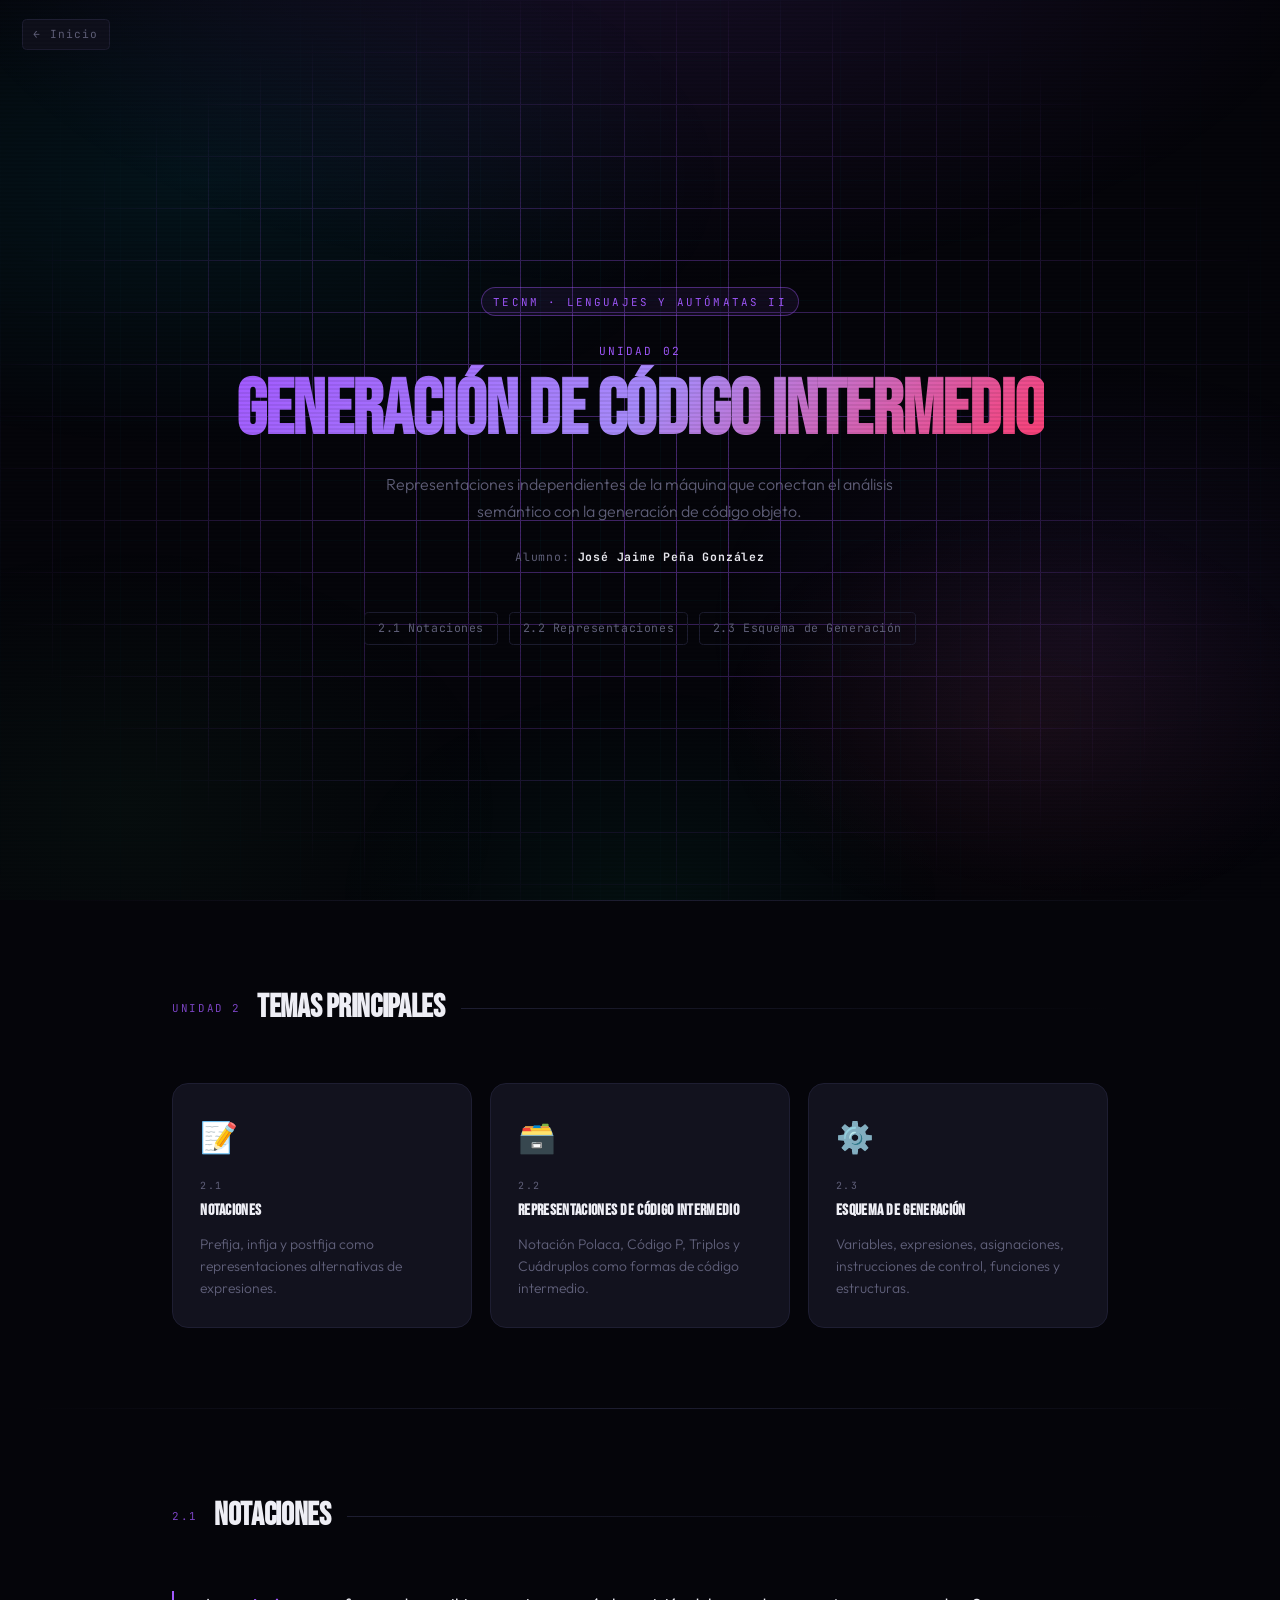
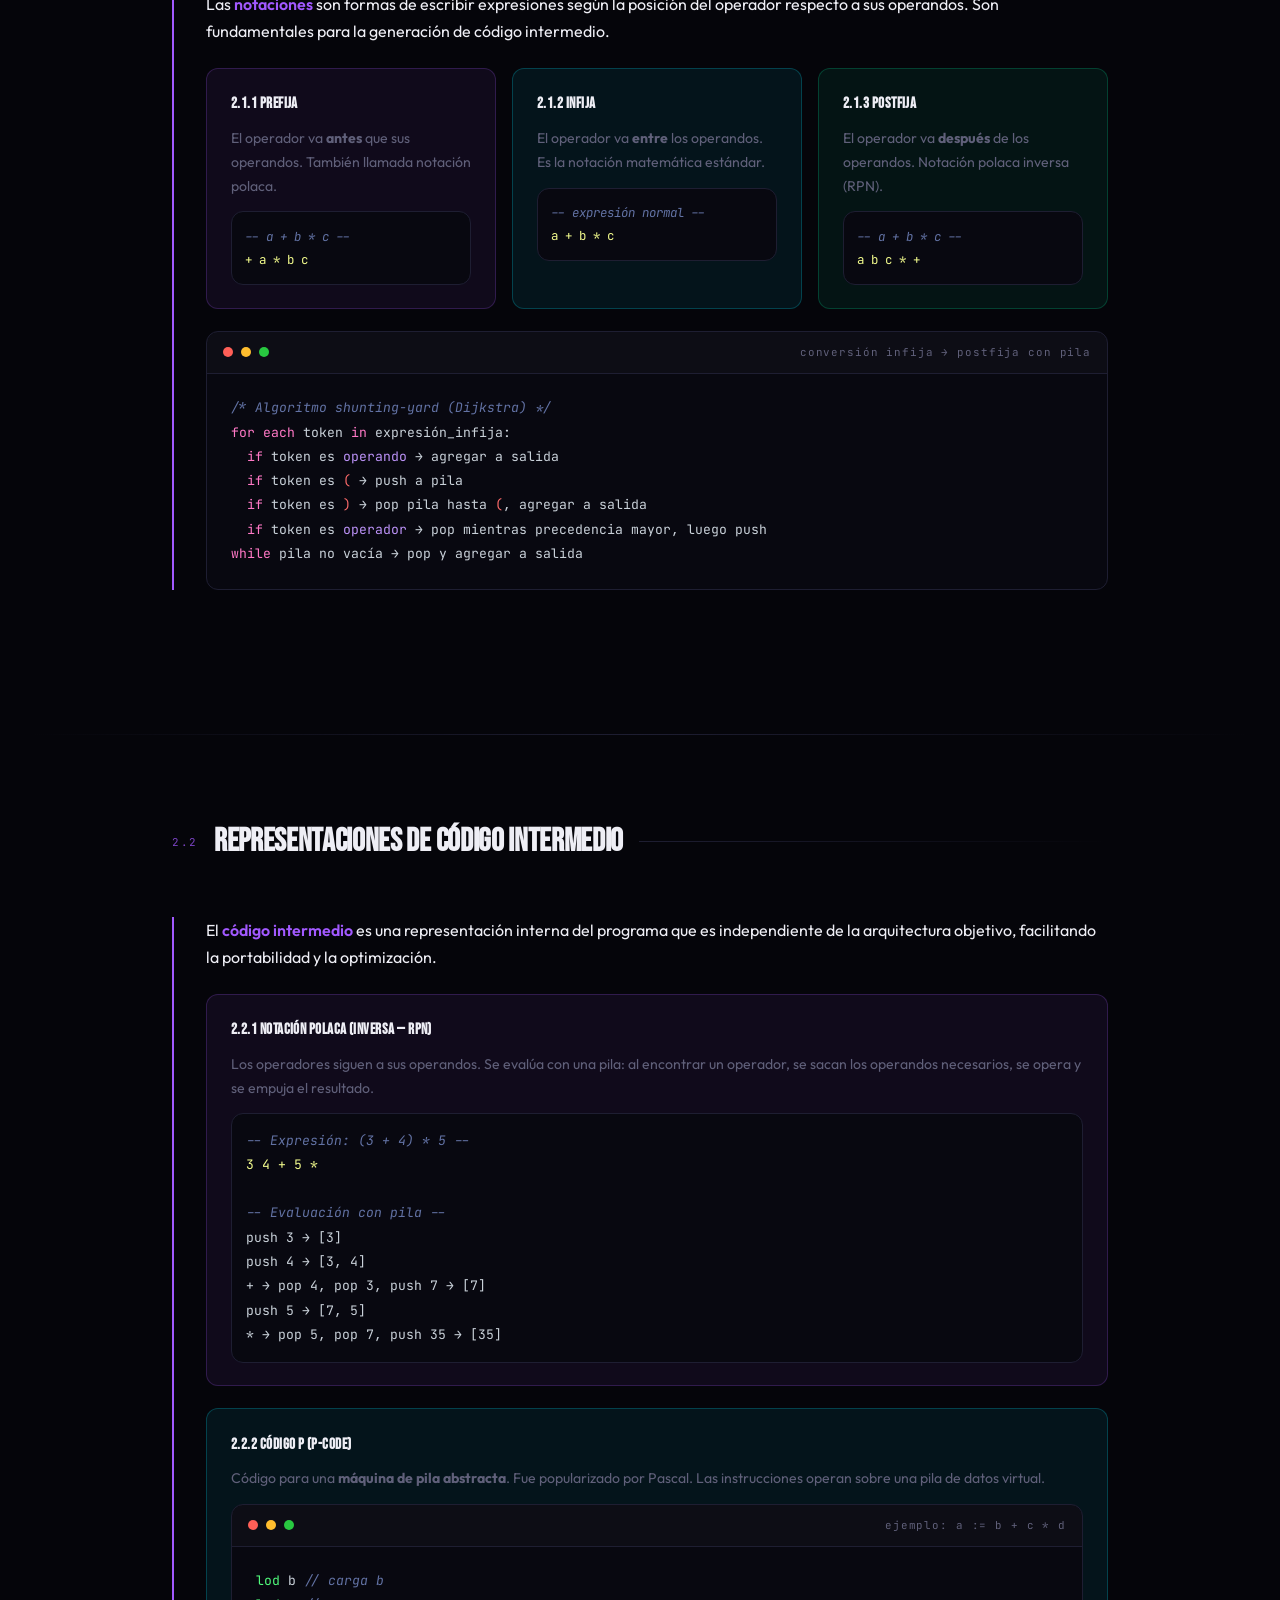
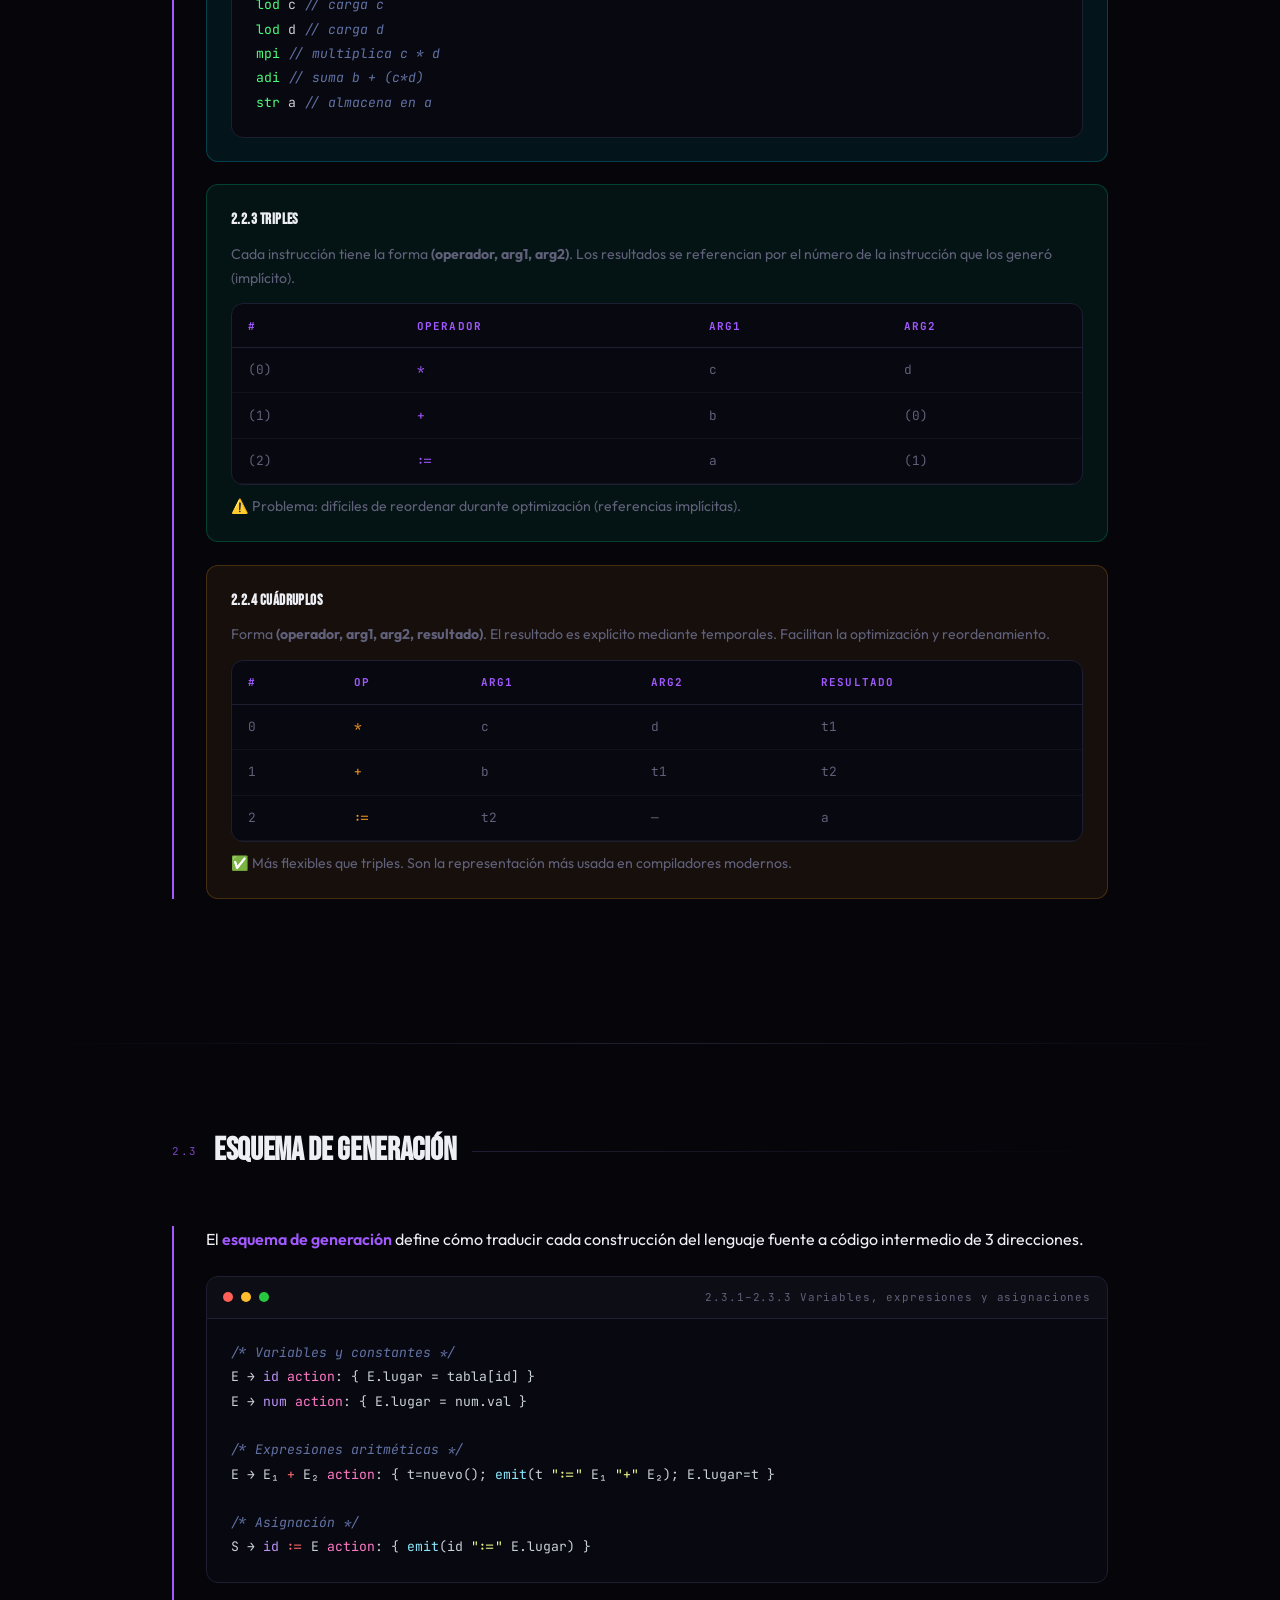
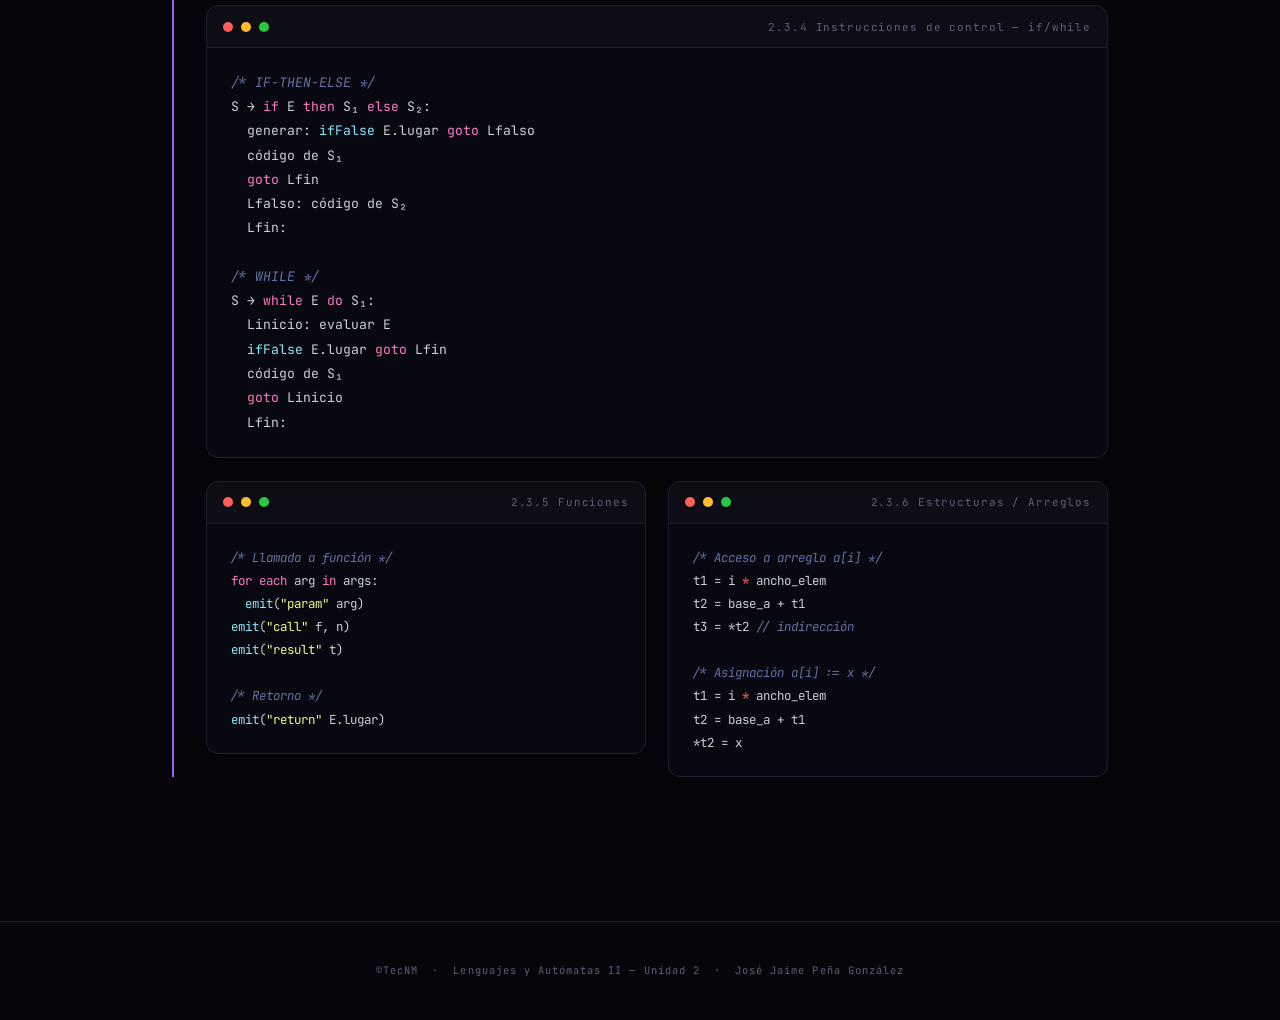
<file: units/unidad2.html>
<!DOCTYPE html>
<html lang="es">
<head>
<meta charset="UTF-8">
<meta name="viewport" content="width=device-width, initial-scale=1.0">
<title>U2 — Generación de Código Intermedio | Lenguajes y Autómatas II</title>
<link rel="stylesheet" href="../css/styles.css">
</head>
<body class="theme-u2">
<div class="bg-glow"></div>

<a class="back-btn" href="../index.html">← Inicio</a>

<section class="hero">
  <div class="hero-ambient"></div>
  <div class="hero-grid"></div>
  <div class="hero-inner">
    <div class="badge">TecNM · Lenguajes y Autómatas II</div>
    <div class="hero-unit-label">UNIDAD 02</div>
    <h1><span class="gradient-text">Generación de Código Intermedio</span></h1>
    <p class="hero-desc">Representaciones independientes de la máquina que conectan el análisis semántico con la generación de código objeto.</p>
    <p class="hero-student">Alumno: <strong>José Jaime Peña González</strong></p>
    <nav class="hero-nav">
      <a href="#notaciones">2.1 Notaciones</a>
      <a href="#representaciones">2.2 Representaciones</a>
      <a href="#esquema">2.3 Esquema de Generación</a>
    </nav>
  </div>
</section>

<div class="divider"></div>

<!-- OVERVIEW -->
<section class="section">
  <div class="section-header reveal">
    <span class="section-num">UNIDAD 2</span>
    <h2 class="section-title">Temas principales</h2>
    <div class="section-line"></div>
  </div>
  <div class="topic-grid">
    <div class="topic-card reveal" style="--tc-bg:rgba(162,89,255,0.08);--tc-border:rgba(162,89,255,0.45);" onclick="document.getElementById('notaciones').scrollIntoView({behavior:'smooth'})">
      <span class="card-icon">📝</span>
      <div class="card-num">2.1</div>
      <div class="card-title">Notaciones</div>
      <div class="card-desc">Prefija, infija y postfija como representaciones alternativas de expresiones.</div>
    </div>
    <div class="topic-card reveal" style="--tc-bg:rgba(0,229,255,0.08);--tc-border:rgba(0,229,255,0.45);" onclick="document.getElementById('representaciones').scrollIntoView({behavior:'smooth'})">
      <span class="card-icon">🗃️</span>
      <div class="card-num">2.2</div>
      <div class="card-title">Representaciones de Código Intermedio</div>
      <div class="card-desc">Notación Polaca, Código P, Triplos y Cuádruplos como formas de código intermedio.</div>
    </div>
    <div class="topic-card reveal" style="--tc-bg:rgba(0,224,150,0.08);--tc-border:rgba(0,224,150,0.45);" onclick="document.getElementById('esquema').scrollIntoView({behavior:'smooth'})">
      <span class="card-icon">⚙️</span>
      <div class="card-num">2.3</div>
      <div class="card-title">Esquema de Generación</div>
      <div class="card-desc">Variables, expresiones, asignaciones, instrucciones de control, funciones y estructuras.</div>
    </div>
  </div>
</section>

<div class="divider"></div>

<!-- 2.1 NOTACIONES -->
<section class="section" id="notaciones">
  <div class="section-header reveal">
    <span class="section-num">2.1</span>
    <h2 class="section-title">Notaciones</h2>
    <div class="section-line"></div>
  </div>
  <div class="deep-section reveal">
    <div class="deep-content">
      <p>Las <span class="hl">notaciones</span> son formas de escribir expresiones según la posición del operador respecto a sus operandos. Son fundamentales para la generación de código intermedio.</p>
      <div style="display:grid;grid-template-columns:repeat(3,1fr);gap:1rem;">
        <div class="info-box purple">
          <h4>2.1.1 Prefija</h4>
          <p>El operador va <strong>antes</strong> que sus operandos. También llamada notación polaca.</p>
          <div class="code-block" style="margin-top:0.8rem;">
            <div class="code-body" style="padding:0.8rem;font-size:0.78rem;">
              <span class="cm">-- a + b * c --</span><br>
              <span style="color:#f1fa8c">+ a * b c</span>
            </div>
          </div>
        </div>
        <div class="info-box blue">
          <h4>2.1.2 Infija</h4>
          <p>El operador va <strong>entre</strong> los operandos. Es la notación matemática estándar.</p>
          <div class="code-block" style="margin-top:0.8rem;">
            <div class="code-body" style="padding:0.8rem;font-size:0.78rem;">
              <span class="cm">-- expresión normal --</span><br>
              <span style="color:#f1fa8c">a + b * c</span>
            </div>
          </div>
        </div>
        <div class="info-box green">
          <h4>2.1.3 Postfija</h4>
          <p>El operador va <strong>después</strong> de los operandos. Notación polaca inversa (RPN).</p>
          <div class="code-block" style="margin-top:0.8rem;">
            <div class="code-body" style="padding:0.8rem;font-size:0.78rem;">
              <span class="cm">-- a + b * c --</span><br>
              <span style="color:#f1fa8c">a b c * +</span>
            </div>
          </div>
        </div>
      </div>
      <div class="code-block">
        <div class="code-header">
          <div class="code-dot dot-r"></div><div class="code-dot dot-y"></div><div class="code-dot dot-g"></div>
          <span class="code-label">conversión infija → postfija con pila</span>
        </div>
        <div class="code-body">
<span class="cm">/* Algoritmo shunting-yard (Dijkstra) */</span><br>
<span class="kw">for each</span> token <span class="kw">in</span> expresión_infija:<br>
&nbsp;&nbsp;<span class="kw">if</span> token es <span class="nm">operando</span>   → agregar a salida<br>
&nbsp;&nbsp;<span class="kw">if</span> token es <span class="op">(</span>          → push a pila<br>
&nbsp;&nbsp;<span class="kw">if</span> token es <span class="op">)</span>          → pop pila hasta <span class="op">(</span>, agregar a salida<br>
&nbsp;&nbsp;<span class="kw">if</span> token es <span class="nm">operador</span>   → pop mientras precedencia mayor, luego push<br>
<span class="kw">while</span> pila no vacía → pop y agregar a salida
        </div>
      </div>
    </div>
  </div>
</section>

<div class="divider"></div>

<!-- 2.2 REPRESENTACIONES -->
<section class="section" id="representaciones">
  <div class="section-header reveal">
    <span class="section-num">2.2</span>
    <h2 class="section-title">Representaciones de Código Intermedio</h2>
    <div class="section-line"></div>
  </div>
  <div class="deep-section reveal">
    <div class="deep-content">
      <p>El <span class="hl">código intermedio</span> es una representación interna del programa que es independiente de la arquitectura objetivo, facilitando la portabilidad y la optimización.</p>

      <!-- Notación Polaca -->
      <div class="info-box purple">
        <h4>2.2.1 Notación Polaca (Inversa — RPN)</h4>
        <p>Los operadores siguen a sus operandos. Se evalúa con una pila: al encontrar un operador, se sacan los operandos necesarios, se opera y se empuja el resultado.</p>
        <div class="code-block" style="margin-top:0.8rem;">
          <div class="code-body" style="padding:0.9rem;">
            <span class="cm">-- Expresión: (3 + 4) * 5 --</span><br>
            <span style="color:#f1fa8c">3 4 + 5 *</span><br><br>
            <span class="cm">-- Evaluación con pila --</span><br>
            push 3 → [3]<br>
            push 4 → [3, 4]<br>
            +  → pop 4, pop 3, push 7 → [7]<br>
            push 5 → [7, 5]<br>
            *  → pop 5, pop 7, push 35 → [35]
          </div>
        </div>
      </div>

      <!-- Código P -->
      <div class="info-box blue">
        <h4>2.2.2 Código P (P-code)</h4>
        <p>Código para una <strong>máquina de pila abstracta</strong>. Fue popularizado por Pascal. Las instrucciones operan sobre una pila de datos virtual.</p>
        <div class="code-block" style="margin-top:0.8rem;">
          <div class="code-header"><div class="code-dot dot-r"></div><div class="code-dot dot-y"></div><div class="code-dot dot-g"></div><span class="code-label">ejemplo: a := b + c * d</span></div>
          <div class="code-body">
<span class="ty">lod</span> b    <span class="cm">// carga b</span><br>
<span class="ty">lod</span> c    <span class="cm">// carga c</span><br>
<span class="ty">lod</span> d    <span class="cm">// carga d</span><br>
<span class="ty">mpi</span>      <span class="cm">// multiplica c * d</span><br>
<span class="ty">adi</span>      <span class="cm">// suma b + (c*d)</span><br>
<span class="ty">str</span> a    <span class="cm">// almacena en a</span>
          </div>
        </div>
      </div>

      <!-- Triples -->
      <div class="info-box green">
        <h4>2.2.3 Triples</h4>
        <p>Cada instrucción tiene la forma <strong>(operador, arg1, arg2)</strong>. Los resultados se referencian por el número de la instrucción que los generó (implícito).</p>
        <div class="code-block" style="margin-top:0.8rem;">
          <div class="code-body" style="padding:0;">
            <table class="data-table">
              <thead><tr><th>#</th><th>Operador</th><th>Arg1</th><th>Arg2</th></tr></thead>
              <tbody>
                <tr><td>(0)</td><td style="color:#a259ff">*</td><td>c</td><td>d</td></tr>
                <tr><td>(1)</td><td style="color:#a259ff">+</td><td>b</td><td>(0)</td></tr>
                <tr><td>(2)</td><td style="color:#a259ff">:=</td><td>a</td><td>(1)</td></tr>
              </tbody>
            </table>
          </div>
        </div>
        <p style="margin-top:0.6rem;">⚠️ Problema: difíciles de reordenar durante optimización (referencias implícitas).</p>
      </div>

      <!-- Cuádruplos -->
      <div class="info-box yellow">
        <h4>2.2.4 Cuádruplos</h4>
        <p>Forma <strong>(operador, arg1, arg2, resultado)</strong>. El resultado es explícito mediante temporales. Facilitan la optimización y reordenamiento.</p>
        <div class="code-block" style="margin-top:0.8rem;">
          <div class="code-body" style="padding:0;">
            <table class="data-table">
              <thead><tr><th>#</th><th>Op</th><th>Arg1</th><th>Arg2</th><th>Resultado</th></tr></thead>
              <tbody>
                <tr><td>0</td><td style="color:#f7971e">*</td><td>c</td><td>d</td><td>t1</td></tr>
                <tr><td>1</td><td style="color:#f7971e">+</td><td>b</td><td>t1</td><td>t2</td></tr>
                <tr><td>2</td><td style="color:#f7971e">:=</td><td>t2</td><td>—</td><td>a</td></tr>
              </tbody>
            </table>
          </div>
        </div>
        <p style="margin-top:0.6rem;">✅ Más flexibles que triples. Son la representación más usada en compiladores modernos.</p>
      </div>
    </div>
  </div>
</section>

<div class="divider"></div>

<!-- 2.3 ESQUEMA DE GENERACIÓN -->
<section class="section" id="esquema">
  <div class="section-header reveal">
    <span class="section-num">2.3</span>
    <h2 class="section-title">Esquema de Generación</h2>
    <div class="section-line"></div>
  </div>
  <div class="deep-section reveal">
    <div class="deep-content">
      <p>El <span class="hl">esquema de generación</span> define cómo traducir cada construcción del lenguaje fuente a código intermedio de 3 direcciones.</p>

      <div class="code-block">
        <div class="code-header"><div class="code-dot dot-r"></div><div class="code-dot dot-y"></div><div class="code-dot dot-g"></div><span class="code-label">2.3.1–2.3.3 Variables, expresiones y asignaciones</span></div>
        <div class="code-body">
<span class="cm">/* Variables y constantes */</span><br>
E → <span class="nm">id</span>     <span class="kw">action</span>: { E.lugar = tabla[id] }<br>
E → <span class="nm">num</span>    <span class="kw">action</span>: { E.lugar = num.val }<br><br>
<span class="cm">/* Expresiones aritméticas */</span><br>
E → E₁ <span class="op">+</span> E₂  <span class="kw">action</span>: { t=nuevo(); <span class="fn">emit</span>(t <span class="st">":="</span> E₁ <span class="st">"+"</span> E₂); E.lugar=t }<br><br>
<span class="cm">/* Asignación */</span><br>
S → <span class="nm">id</span> <span class="op">:=</span> E  <span class="kw">action</span>: { <span class="fn">emit</span>(id <span class="st">":="</span> E.lugar) }
        </div>
      </div>

      <div class="code-block">
        <div class="code-header"><div class="code-dot dot-r"></div><div class="code-dot dot-y"></div><div class="code-dot dot-g"></div><span class="code-label">2.3.4 Instrucciones de control — if/while</span></div>
        <div class="code-body">
<span class="cm">/* IF-THEN-ELSE */</span><br>
S → <span class="kw">if</span> E <span class="kw">then</span> S₁ <span class="kw">else</span> S₂:<br>
&nbsp;&nbsp;generar: <span class="fn">ifFalse</span> E.lugar <span class="kw">goto</span> Lfalso<br>
&nbsp;&nbsp;código de S₁<br>
&nbsp;&nbsp;<span class="kw">goto</span> Lfin<br>
&nbsp;&nbsp;Lfalso: código de S₂<br>
&nbsp;&nbsp;Lfin:<br><br>
<span class="cm">/* WHILE */</span><br>
S → <span class="kw">while</span> E <span class="kw">do</span> S₁:<br>
&nbsp;&nbsp;Linicio: evaluar E<br>
&nbsp;&nbsp;<span class="fn">ifFalse</span> E.lugar <span class="kw">goto</span> Lfin<br>
&nbsp;&nbsp;código de S₁<br>
&nbsp;&nbsp;<span class="kw">goto</span> Linicio<br>
&nbsp;&nbsp;Lfin:
        </div>
      </div>

      <div class="two-col">
        <div class="code-block">
          <div class="code-header"><div class="code-dot dot-r"></div><div class="code-dot dot-y"></div><div class="code-dot dot-g"></div><span class="code-label">2.3.5 Funciones</span></div>
          <div class="code-body" style="font-size:0.78rem;">
<span class="cm">/* Llamada a función */</span><br>
<span class="kw">for each</span> arg <span class="kw">in</span> args:<br>
&nbsp;&nbsp;<span class="fn">emit</span>(<span class="st">"param"</span> arg)<br>
<span class="fn">emit</span>(<span class="st">"call"</span> f, n)<br>
<span class="fn">emit</span>(<span class="st">"result"</span> t)<br><br>
<span class="cm">/* Retorno */</span><br>
<span class="fn">emit</span>(<span class="st">"return"</span> E.lugar)
          </div>
        </div>
        <div class="code-block">
          <div class="code-header"><div class="code-dot dot-r"></div><div class="code-dot dot-y"></div><div class="code-dot dot-g"></div><span class="code-label">2.3.6 Estructuras / Arreglos</span></div>
          <div class="code-body" style="font-size:0.78rem;">
<span class="cm">/* Acceso a arreglo a[i] */</span><br>
t1 = i <span class="op">*</span> ancho_elem<br>
t2 = base_a + t1<br>
t3 = *t2  <span class="cm">// indirección</span><br><br>
<span class="cm">/* Asignación a[i] := x */</span><br>
t1 = i <span class="op">*</span> ancho_elem<br>
t2 = base_a + t1<br>
*t2 = x
          </div>
        </div>
      </div>
    </div>
  </div>
</section>

<footer>©TecNM &nbsp;·&nbsp; Lenguajes y Autómatas II — Unidad 2 &nbsp;·&nbsp; José Jaime Peña González</footer>

<script>
  const obs = new IntersectionObserver(entries =>
    entries.forEach((e,i) => { if (e.isIntersecting) { setTimeout(()=>e.target.classList.add('visible'),i*70); obs.unobserve(e.target); } }),
    { threshold: 0.07 });
  document.querySelectorAll('.reveal').forEach(el => obs.observe(el));
</script>
</body>
</html>
</file>
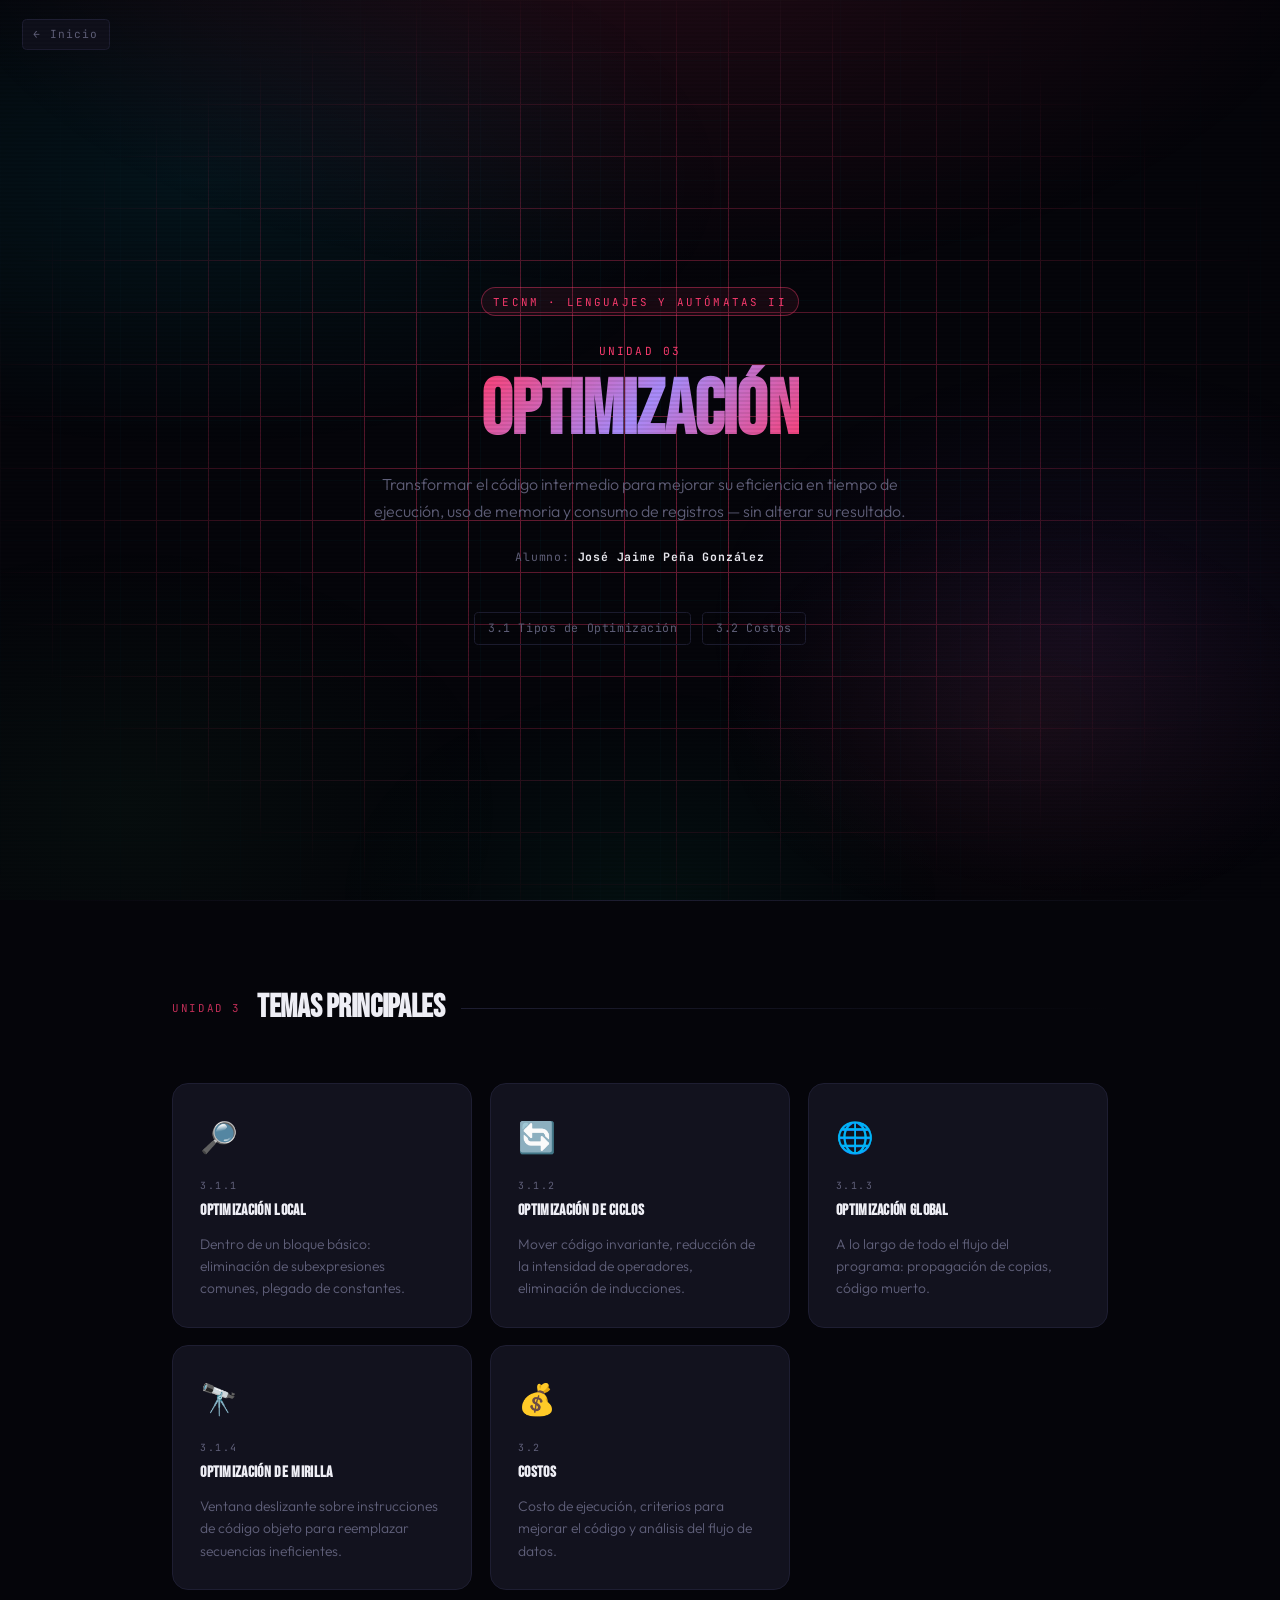
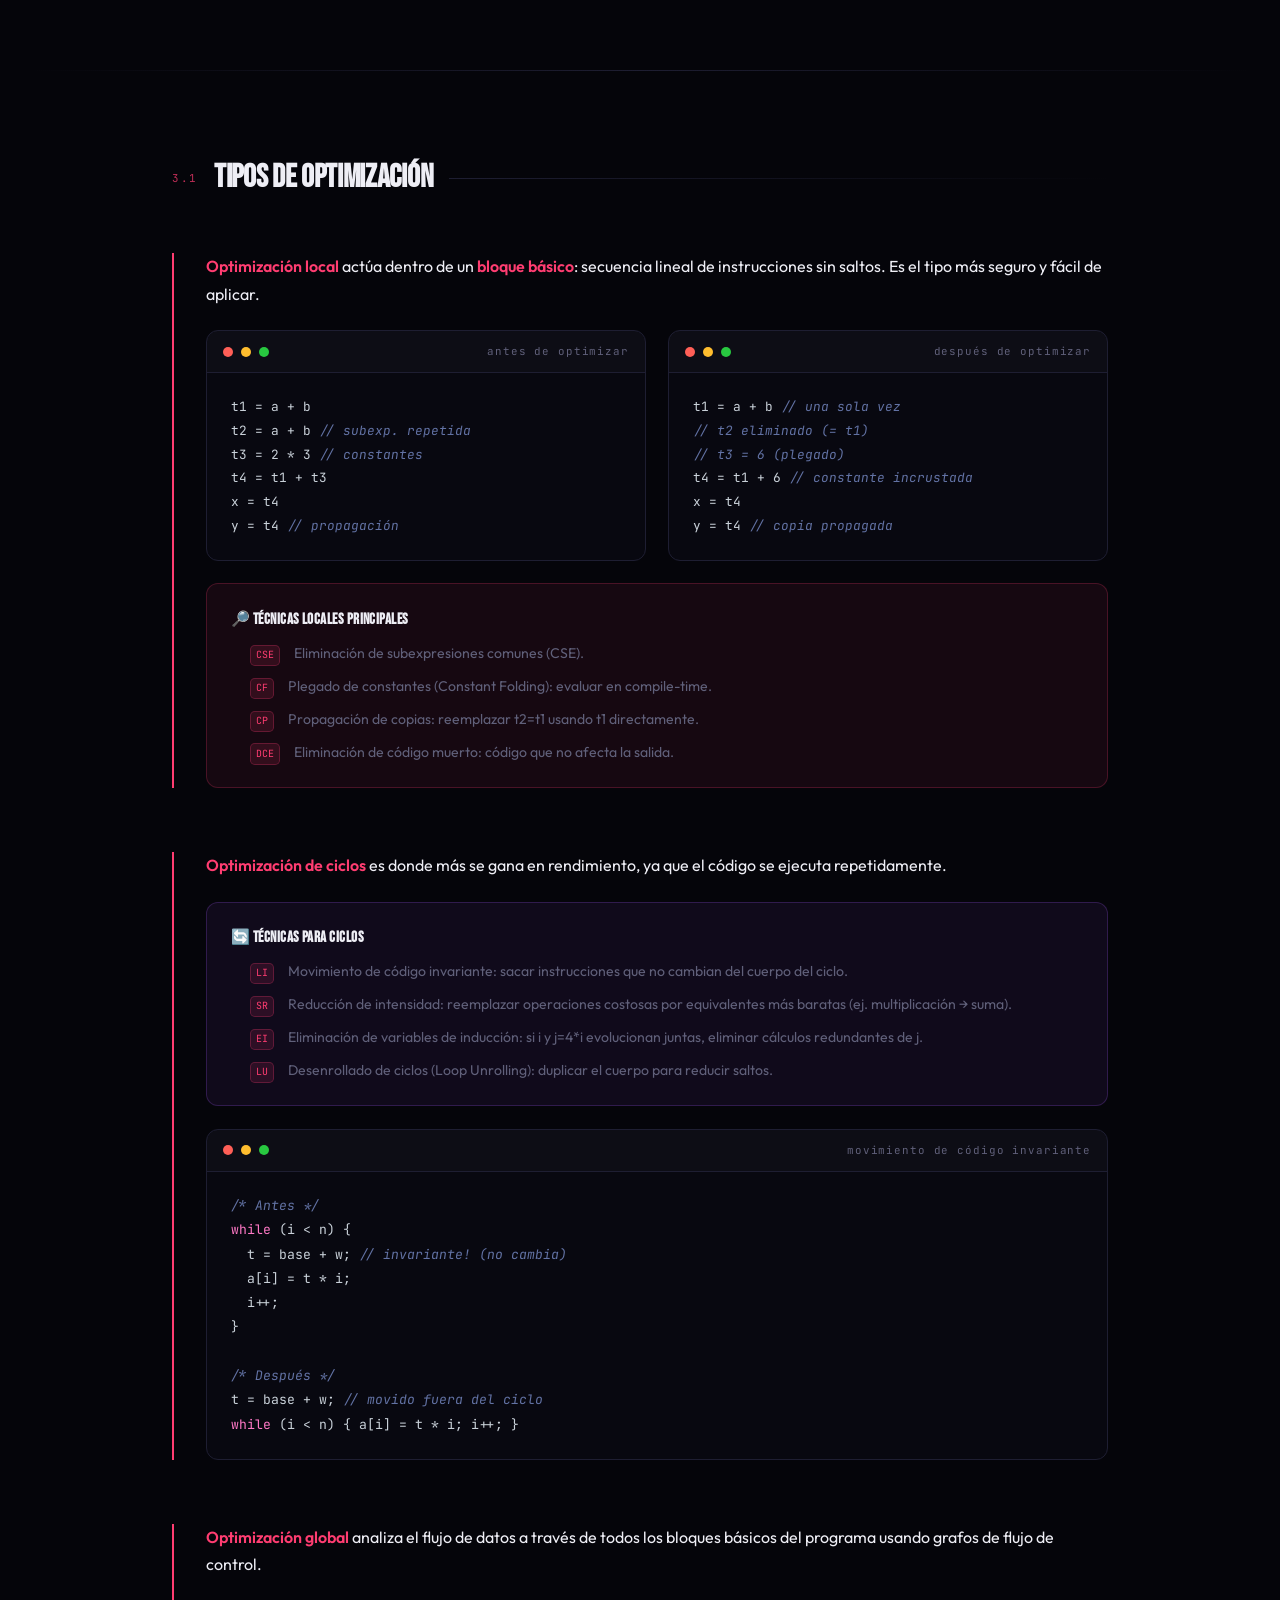
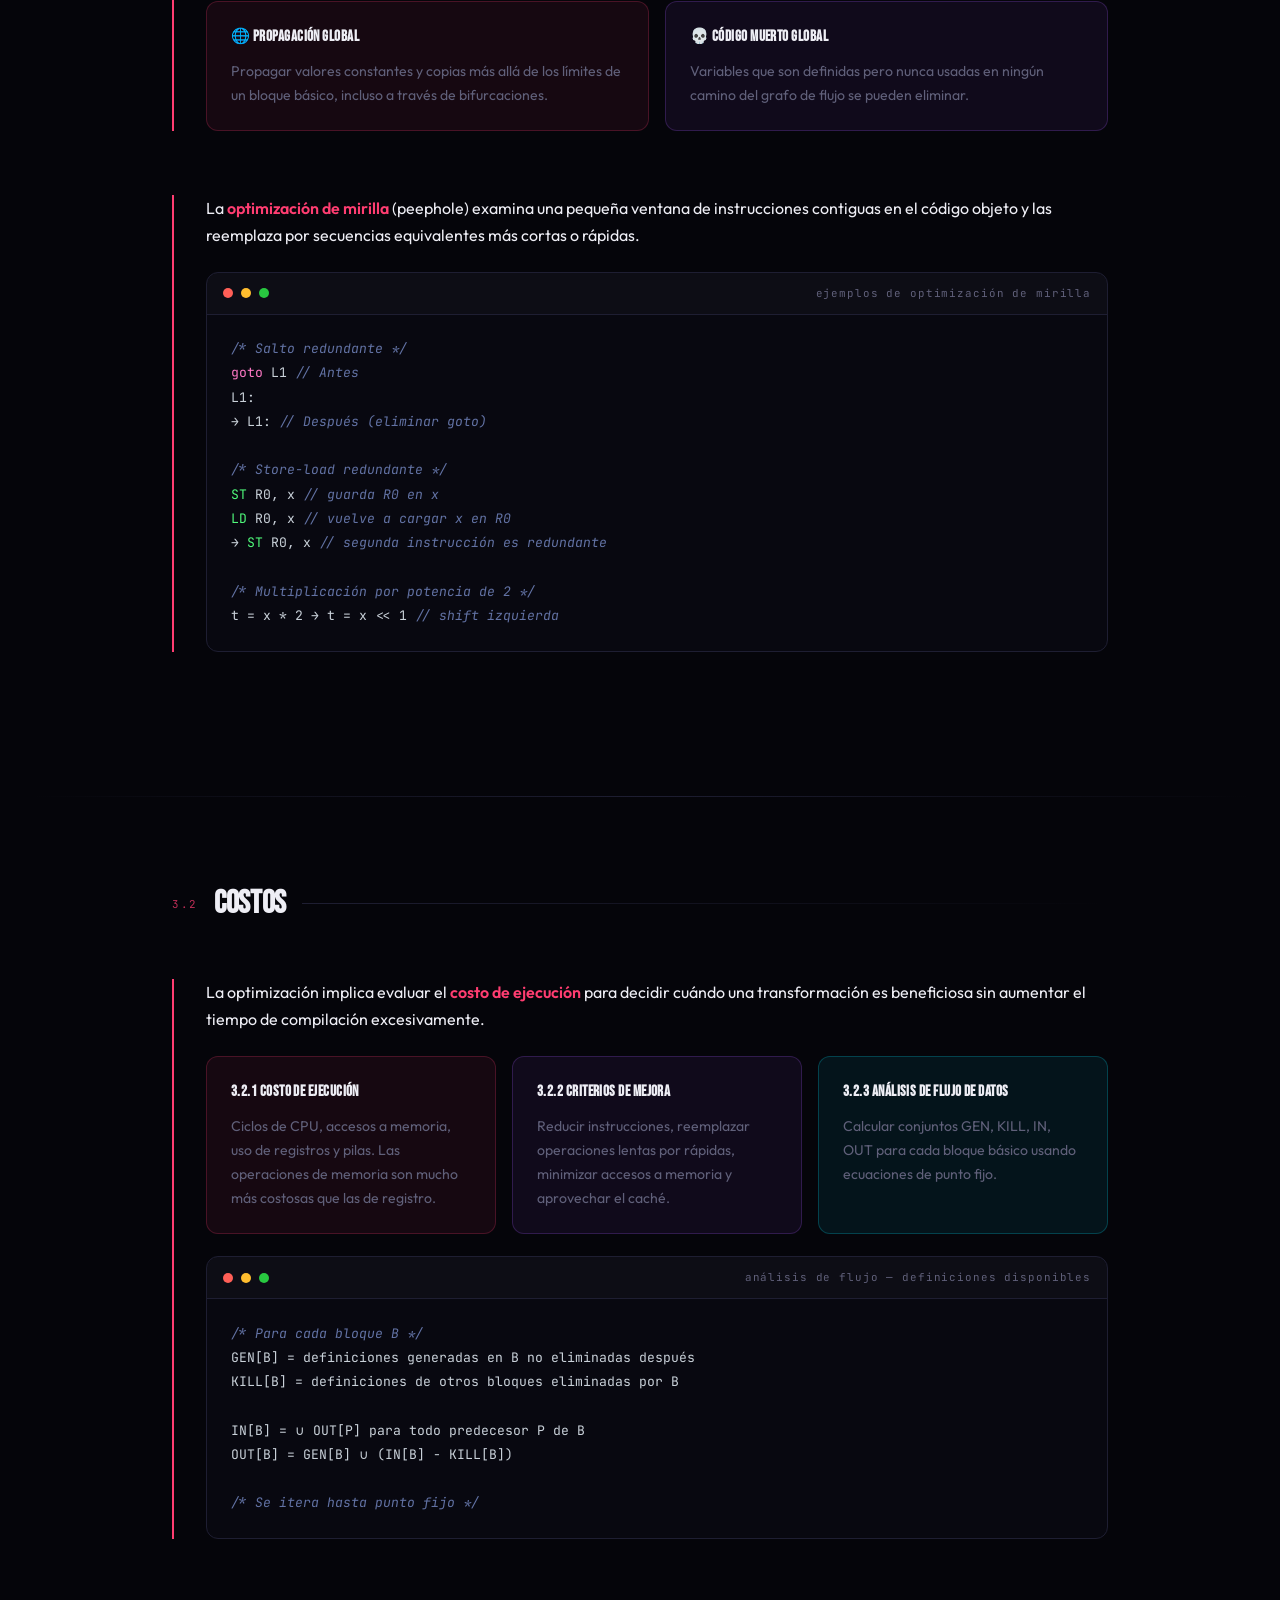
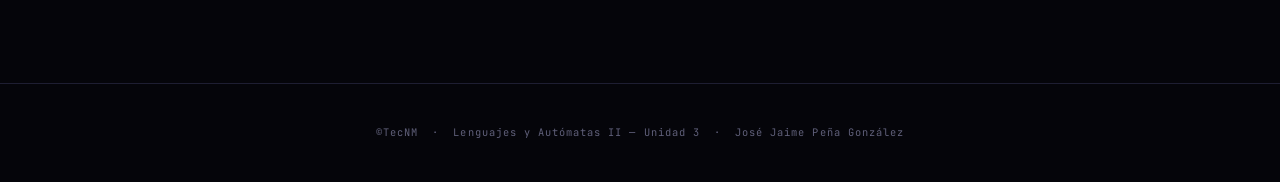
<file: units/unidad3.html>
<!DOCTYPE html>
<html lang="es">
<head>
<meta charset="UTF-8">
<meta name="viewport" content="width=device-width, initial-scale=1.0">
<title>U3 — Optimización | Lenguajes y Autómatas II</title>
<link rel="stylesheet" href="../css/styles.css">
</head>
<body class="theme-u3">
<div class="bg-glow"></div>

<a class="back-btn" href="../index.html">← Inicio</a>

<section class="hero">
  <div class="hero-ambient"></div>
  <div class="hero-grid"></div>
  <div class="hero-inner">
    <div class="badge">TecNM · Lenguajes y Autómatas II</div>
    <div class="hero-unit-label">UNIDAD 03</div>
    <h1><span class="gradient-text">Optimización</span></h1>
    <p class="hero-desc">Transformar el código intermedio para mejorar su eficiencia en tiempo de ejecución, uso de memoria y consumo de registros — sin alterar su resultado.</p>
    <p class="hero-student">Alumno: <strong>José Jaime Peña González</strong></p>
    <nav class="hero-nav">
      <a href="#tipos">3.1 Tipos de Optimización</a>
      <a href="#costos">3.2 Costos</a>
    </nav>
  </div>
</section>

<div class="divider"></div>

<!-- OVERVIEW -->
<section class="section">
  <div class="section-header reveal">
    <span class="section-num">UNIDAD 3</span>
    <h2 class="section-title">Temas principales</h2>
    <div class="section-line"></div>
  </div>
  <div class="topic-grid">
    <div class="topic-card reveal" style="--tc-bg:rgba(255,61,113,0.08);--tc-border:rgba(255,61,113,0.45);" onclick="document.getElementById('locales').scrollIntoView({behavior:'smooth'})">
      <span class="card-icon">🔎</span><div class="card-num">3.1.1</div>
      <div class="card-title">Optimización Local</div>
      <div class="card-desc">Dentro de un bloque básico: eliminación de subexpresiones comunes, plegado de constantes.</div>
    </div>
    <div class="topic-card reveal" style="--tc-bg:rgba(255,61,113,0.08);--tc-border:rgba(255,61,113,0.45);" onclick="document.getElementById('ciclos').scrollIntoView({behavior:'smooth'})">
      <span class="card-icon">🔄</span><div class="card-num">3.1.2</div>
      <div class="card-title">Optimización de Ciclos</div>
      <div class="card-desc">Mover código invariante, reducción de la intensidad de operadores, eliminación de inducciones.</div>
    </div>
    <div class="topic-card reveal" style="--tc-bg:rgba(255,61,113,0.08);--tc-border:rgba(255,61,113,0.45);" onclick="document.getElementById('global').scrollIntoView({behavior:'smooth'})">
      <span class="card-icon">🌐</span><div class="card-num">3.1.3</div>
      <div class="card-title">Optimización Global</div>
      <div class="card-desc">A lo largo de todo el flujo del programa: propagación de copias, código muerto.</div>
    </div>
    <div class="topic-card reveal" style="--tc-bg:rgba(255,61,113,0.08);--tc-border:rgba(255,61,113,0.45);" onclick="document.getElementById('mirilla').scrollIntoView({behavior:'smooth'})">
      <span class="card-icon">🔭</span><div class="card-num">3.1.4</div>
      <div class="card-title">Optimización de Mirilla</div>
      <div class="card-desc">Ventana deslizante sobre instrucciones de código objeto para reemplazar secuencias ineficientes.</div>
    </div>
    <div class="topic-card reveal" style="--tc-bg:rgba(162,89,255,0.08);--tc-border:rgba(162,89,255,0.45);" onclick="document.getElementById('costos').scrollIntoView({behavior:'smooth'})">
      <span class="card-icon">💰</span><div class="card-num">3.2</div>
      <div class="card-title">Costos</div>
      <div class="card-desc">Costo de ejecución, criterios para mejorar el código y análisis del flujo de datos.</div>
    </div>
  </div>
</section>

<div class="divider"></div>

<!-- 3.1 TIPOS -->
<section class="section" id="tipos">
  <div class="section-header reveal">
    <span class="section-num">3.1</span>
    <h2 class="section-title">Tipos de Optimización</h2>
    <div class="section-line"></div>
  </div>

  <!-- LOCAL -->
  <div class="deep-section reveal" id="locales">
    <div class="deep-content">
      <p><span class="hl">Optimización local</span> actúa dentro de un <span class="hl2">bloque básico</span>: secuencia lineal de instrucciones sin saltos. Es el tipo más seguro y fácil de aplicar.</p>
      <div class="two-col">
        <div class="code-block">
          <div class="code-header"><div class="code-dot dot-r"></div><div class="code-dot dot-y"></div><div class="code-dot dot-g"></div><span class="code-label">antes de optimizar</span></div>
          <div class="code-body" style="font-size:0.8rem;">
t1 = a + b<br>
t2 = a + b    <span class="cm">// subexp. repetida</span><br>
t3 = 2 * 3    <span class="cm">// constantes</span><br>
t4 = t1 + t3<br>
x  = t4<br>
y  = t4       <span class="cm">// propagación</span>
          </div>
        </div>
        <div class="code-block">
          <div class="code-header"><div class="code-dot dot-r"></div><div class="code-dot dot-y"></div><div class="code-dot dot-g"></div><span class="code-label">después de optimizar</span></div>
          <div class="code-body" style="font-size:0.8rem;">
t1 = a + b    <span class="cm">// una sola vez</span><br>
<span class="cm">// t2 eliminado (= t1)</span><br>
<span class="cm">// t3 = 6 (plegado)</span><br>
t4 = t1 + 6   <span class="cm">// constante incrustada</span><br>
x  = t4<br>
y  = t4       <span class="cm">// copia propagada</span>
          </div>
        </div>
      </div>
      <div class="info-box red">
        <h4>🔎 Técnicas locales principales</h4>
        <ul class="numbered-list">
          <li data-n="CSE">Eliminación de subexpresiones comunes (CSE).</li>
          <li data-n="CF">Plegado de constantes (Constant Folding): evaluar en compile-time.</li>
          <li data-n="CP">Propagación de copias: reemplazar t2=t1 usando t1 directamente.</li>
          <li data-n="DCE">Eliminación de código muerto: código que no afecta la salida.</li>
        </ul>
      </div>
    </div>
  </div>

  <!-- CICLOS -->
  <div class="deep-section reveal" id="ciclos">
    <div class="deep-content">
      <p><span class="hl">Optimización de ciclos</span> es donde más se gana en rendimiento, ya que el código se ejecuta repetidamente.</p>
      <div class="info-box purple">
        <h4>🔄 Técnicas para ciclos</h4>
        <ul class="numbered-list">
          <li data-n="LI">Movimiento de código invariante: sacar instrucciones que no cambian del cuerpo del ciclo.</li>
          <li data-n="SR">Reducción de intensidad: reemplazar operaciones costosas por equivalentes más baratas (ej. multiplicación → suma).</li>
          <li data-n="EI">Eliminación de variables de inducción: si i y j=4*i evolucionan juntas, eliminar cálculos redundantes de j.</li>
          <li data-n="LU">Desenrollado de ciclos (Loop Unrolling): duplicar el cuerpo para reducir saltos.</li>
        </ul>
      </div>
      <div class="code-block">
        <div class="code-header"><div class="code-dot dot-r"></div><div class="code-dot dot-y"></div><div class="code-dot dot-g"></div><span class="code-label">movimiento de código invariante</span></div>
        <div class="code-body">
<span class="cm">/* Antes */</span><br>
<span class="kw">while</span> (i < n) {<br>
&nbsp;&nbsp;t = base + w;   <span class="cm">// invariante! (no cambia)</span><br>
&nbsp;&nbsp;a[i] = t * i;<br>
&nbsp;&nbsp;i++;<br>
}<br><br>
<span class="cm">/* Después */</span><br>
t = base + w;   <span class="cm">// movido fuera del ciclo</span><br>
<span class="kw">while</span> (i < n) { a[i] = t * i; i++; }
        </div>
      </div>
    </div>
  </div>

  <!-- GLOBAL -->
  <div class="deep-section reveal" id="global">
    <div class="deep-content">
      <p><span class="hl">Optimización global</span> analiza el flujo de datos a través de todos los bloques básicos del programa usando grafos de flujo de control.</p>
      <div class="flex-grid">
        <div class="info-box red">
          <h4>🌐 Propagación global</h4>
          <p>Propagar valores constantes y copias más allá de los límites de un bloque básico, incluso a través de bifurcaciones.</p>
        </div>
        <div class="info-box purple">
          <h4>💀 Código muerto global</h4>
          <p>Variables que son definidas pero nunca usadas en ningún camino del grafo de flujo se pueden eliminar.</p>
        </div>
      </div>
    </div>
  </div>

  <!-- MIRILLA -->
  <div class="deep-section reveal" id="mirilla">
    <div class="deep-content">
      <p>La <span class="hl">optimización de mirilla</span> (peephole) examina una pequeña ventana de instrucciones contiguas en el código objeto y las reemplaza por secuencias equivalentes más cortas o rápidas.</p>
      <div class="code-block">
        <div class="code-header"><div class="code-dot dot-r"></div><div class="code-dot dot-y"></div><div class="code-dot dot-g"></div><span class="code-label">ejemplos de optimización de mirilla</span></div>
        <div class="code-body">
<span class="cm">/* Salto redundante */</span><br>
<span class="kw">goto</span> L1   <span class="cm">// Antes</span><br>
L1:<br>
→ L1:     <span class="cm">// Después (eliminar goto)</span><br><br>
<span class="cm">/* Store-load redundante */</span><br>
<span class="ty">ST</span> R0, x   <span class="cm">// guarda R0 en x</span><br>
<span class="ty">LD</span> R0, x   <span class="cm">// vuelve a cargar x en R0</span><br>
→ <span class="ty">ST</span> R0, x  <span class="cm">// segunda instrucción es redundante</span><br><br>
<span class="cm">/* Multiplicación por potencia de 2 */</span><br>
t = x * 2  →  t = x &lt;&lt; 1   <span class="cm">// shift izquierda</span>
        </div>
      </div>
    </div>
  </div>
</section>

<div class="divider"></div>

<!-- 3.2 COSTOS -->
<section class="section" id="costos">
  <div class="section-header reveal">
    <span class="section-num">3.2</span>
    <h2 class="section-title">Costos</h2>
    <div class="section-line"></div>
  </div>
  <div class="deep-section reveal">
    <div class="deep-content">
      <p>La optimización implica evaluar el <span class="hl">costo de ejecución</span> para decidir cuándo una transformación es beneficiosa sin aumentar el tiempo de compilación excesivamente.</p>
      <div style="display:grid;grid-template-columns:repeat(3,1fr);gap:1rem;">
        <div class="info-box red"><h4>3.2.1 Costo de Ejecución</h4><p>Ciclos de CPU, accesos a memoria, uso de registros y pilas. Las operaciones de memoria son mucho más costosas que las de registro.</p></div>
        <div class="info-box purple"><h4>3.2.2 Criterios de Mejora</h4><p>Reducir instrucciones, reemplazar operaciones lentas por rápidas, minimizar accesos a memoria y aprovechar el caché.</p></div>
        <div class="info-box blue"><h4>3.2.3 Análisis de Flujo de Datos</h4><p>Calcular conjuntos GEN, KILL, IN, OUT para cada bloque básico usando ecuaciones de punto fijo.</p></div>
      </div>
      <div class="code-block">
        <div class="code-header"><div class="code-dot dot-r"></div><div class="code-dot dot-y"></div><div class="code-dot dot-g"></div><span class="code-label">análisis de flujo — definiciones disponibles</span></div>
        <div class="code-body">
<span class="cm">/* Para cada bloque B */</span><br>
GEN[B]  = definiciones generadas en B no eliminadas después<br>
KILL[B] = definiciones de otros bloques eliminadas por B<br><br>
IN[B]   = ∪ OUT[P]  para todo predecesor P de B<br>
OUT[B]  = GEN[B] ∪ (IN[B] − KILL[B])<br><br>
<span class="cm">/* Se itera hasta punto fijo */</span>
        </div>
      </div>
    </div>
  </div>
</section>

<footer>©TecNM &nbsp;·&nbsp; Lenguajes y Autómatas II — Unidad 3 &nbsp;·&nbsp; José Jaime Peña González</footer>

<script>
  const obs = new IntersectionObserver(entries =>
    entries.forEach((e,i) => { if (e.isIntersecting) { setTimeout(()=>e.target.classList.add('visible'),i*70); obs.unobserve(e.target); } }),
    { threshold: 0.07 });
  document.querySelectorAll('.reveal').forEach(el => obs.observe(el));
</script>
</body>
</html>
</file>
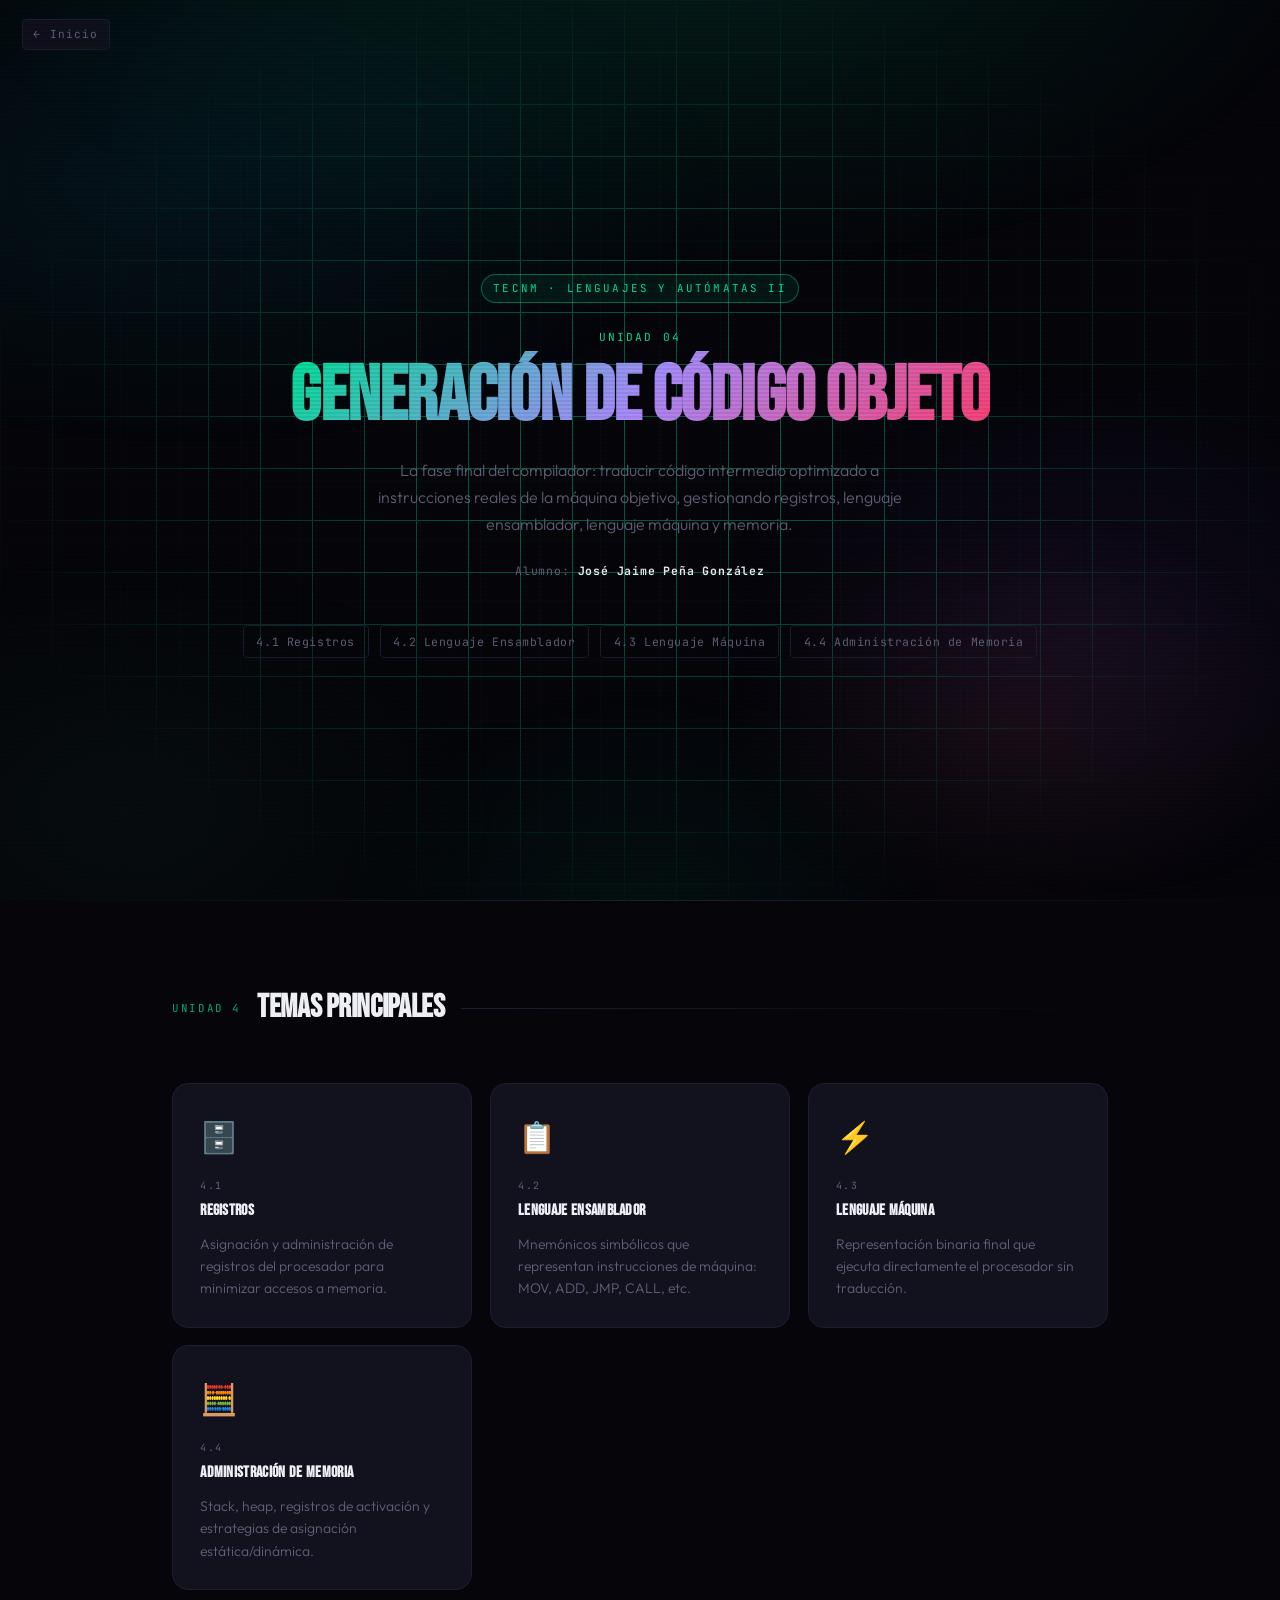
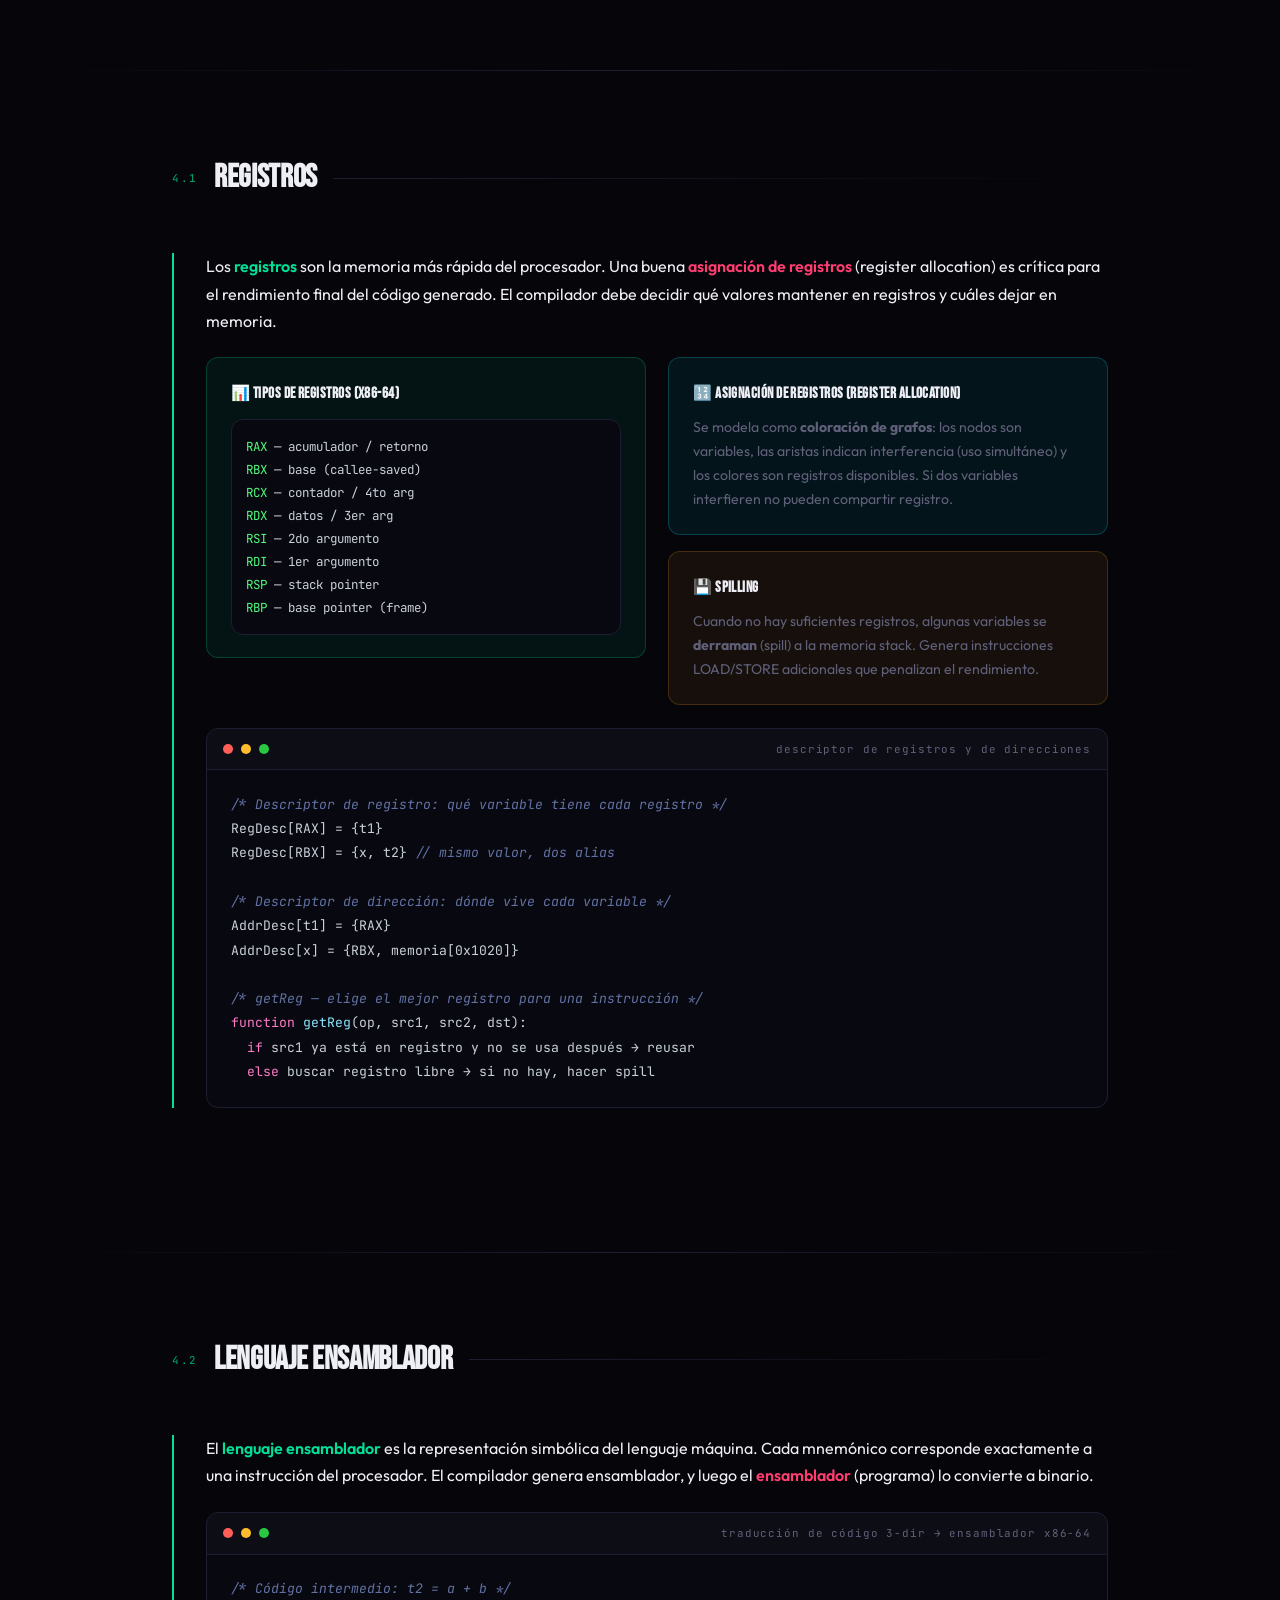
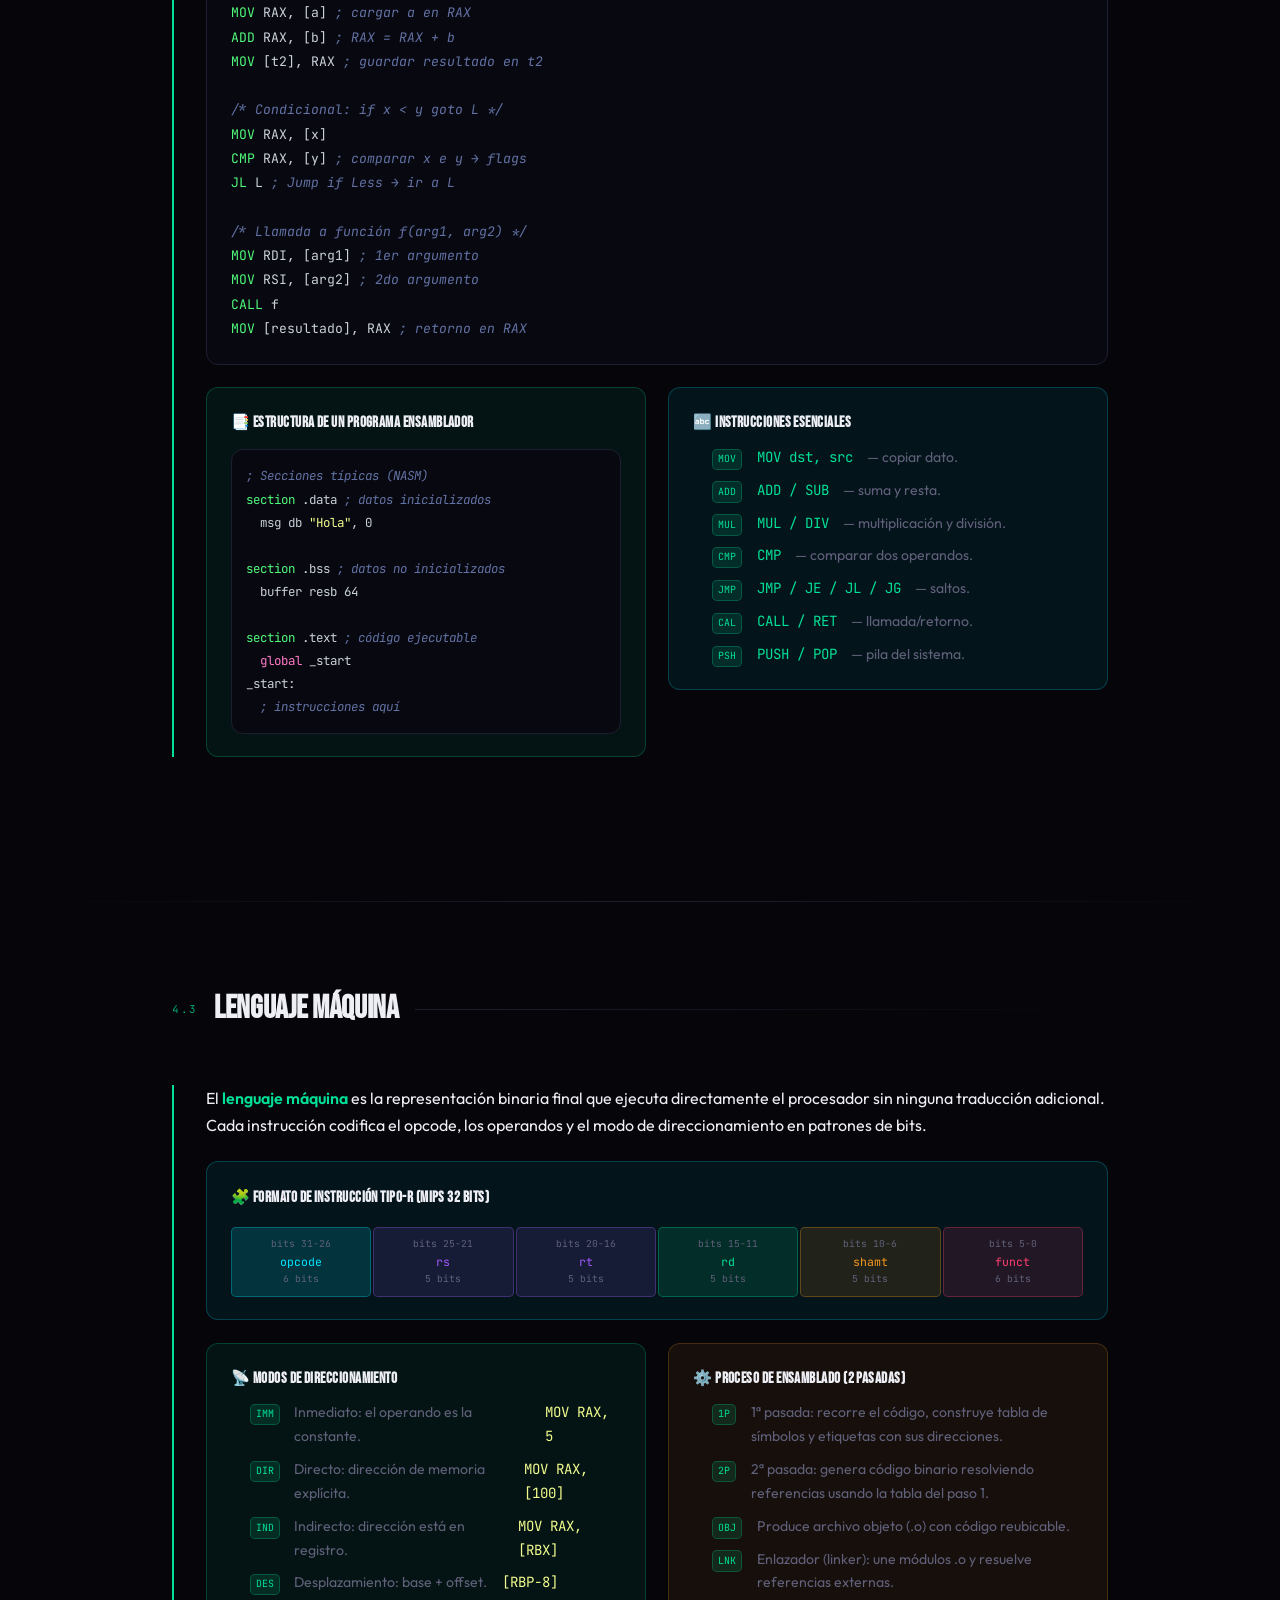
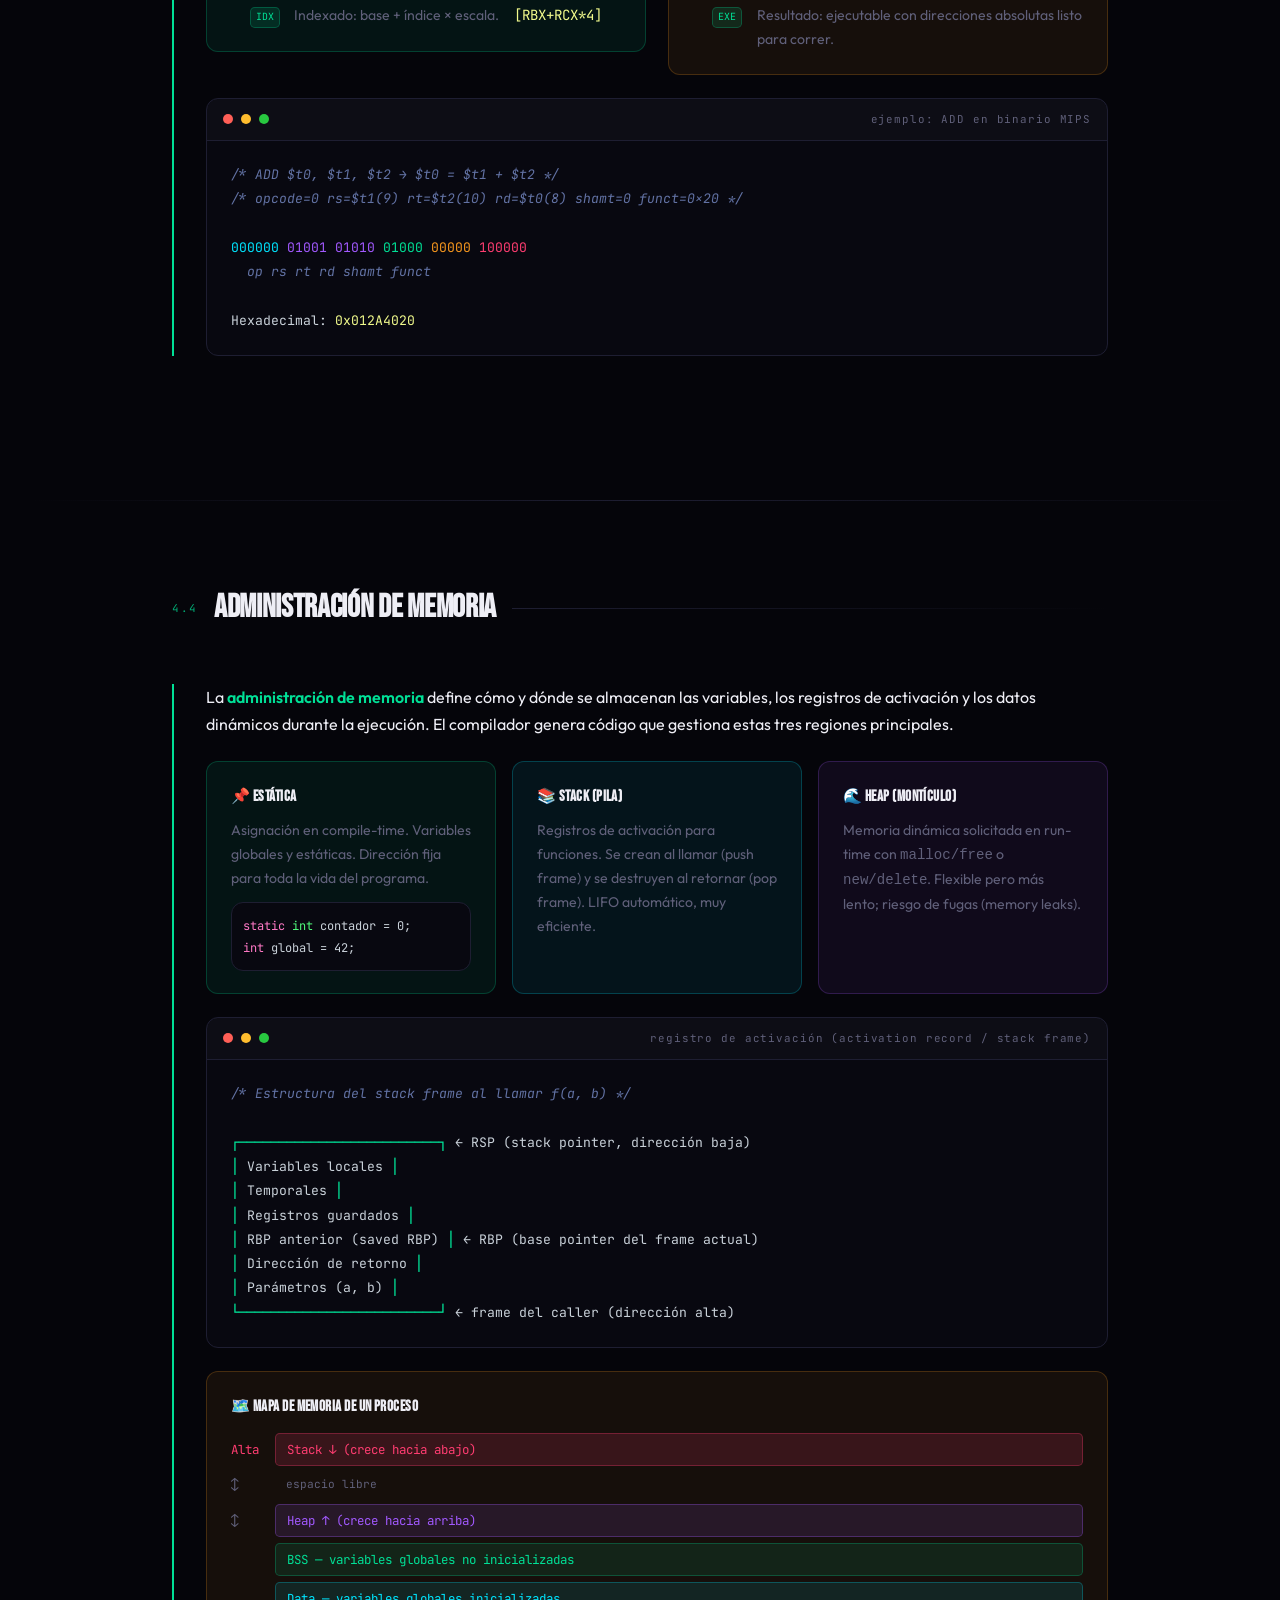
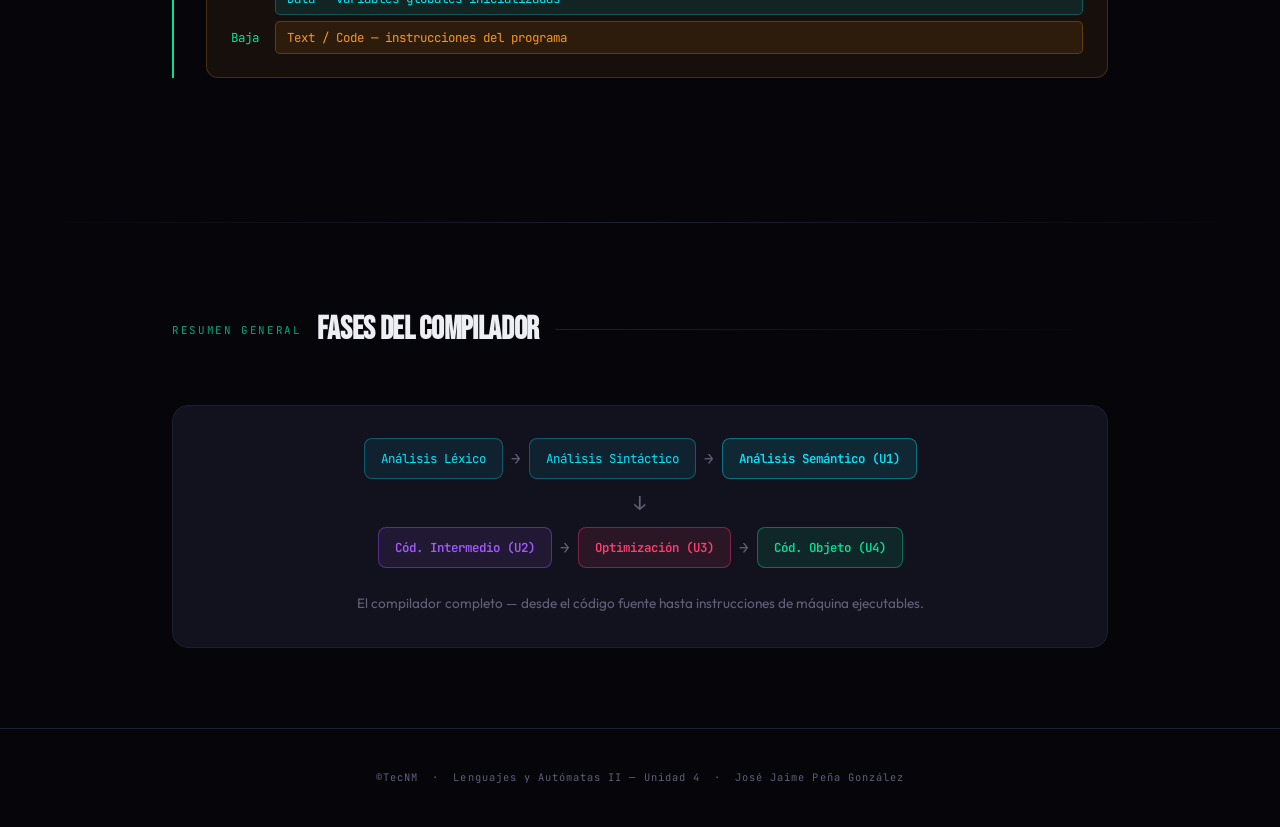
<file: units/unidad4.html>
<!DOCTYPE html>
<html lang="es">
<head>
<meta charset="UTF-8">
<meta name="viewport" content="width=device-width, initial-scale=1.0">
<title>U4 — Generación de Código Objeto | Lenguajes y Autómatas II</title>
<link rel="stylesheet" href="../css/styles.css">
</head>
<body class="theme-u4">
<div class="bg-glow"></div>

<a class="back-btn" href="../index.html">← Inicio</a>

<section class="hero">
  <div class="hero-ambient"></div>
  <div class="hero-grid"></div>
  <div class="hero-inner">
    <div class="badge">TecNM · Lenguajes y Autómatas II</div>
    <div class="hero-unit-label">UNIDAD 04</div>
    <h1><span class="gradient-text">Generación de Código Objeto</span></h1>
    <p class="hero-desc">La fase final del compilador: traducir código intermedio optimizado a instrucciones reales de la máquina objetivo, gestionando registros, lenguaje ensamblador, lenguaje máquina y memoria.</p>
    <p class="hero-student">Alumno: <strong>José Jaime Peña González</strong></p>
    <nav class="hero-nav">
      <a href="#registros">4.1 Registros</a>
      <a href="#ensamblador">4.2 Lenguaje Ensamblador</a>
      <a href="#maquina">4.3 Lenguaje Máquina</a>
      <a href="#memoria">4.4 Administración de Memoria</a>
    </nav>
  </div>
</section>

<div class="divider"></div>

<!-- OVERVIEW -->
<section class="section">
  <div class="section-header reveal">
    <span class="section-num">UNIDAD 4</span>
    <h2 class="section-title">Temas principales</h2>
    <div class="section-line"></div>
  </div>
  <div class="topic-grid">
    <div class="topic-card reveal" style="--tc-bg:rgba(0,224,150,0.08);--tc-border:rgba(0,224,150,0.45);" onclick="document.getElementById('registros').scrollIntoView({behavior:'smooth'})">
      <span class="card-icon">🗄️</span><div class="card-num">4.1</div>
      <div class="card-title">Registros</div>
      <div class="card-desc">Asignación y administración de registros del procesador para minimizar accesos a memoria.</div>
    </div>
    <div class="topic-card reveal" style="--tc-bg:rgba(0,229,255,0.08);--tc-border:rgba(0,229,255,0.45);" onclick="document.getElementById('ensamblador').scrollIntoView({behavior:'smooth'})">
      <span class="card-icon">📋</span><div class="card-num">4.2</div>
      <div class="card-title">Lenguaje Ensamblador</div>
      <div class="card-desc">Mnemónicos simbólicos que representan instrucciones de máquina: MOV, ADD, JMP, CALL, etc.</div>
    </div>
    <div class="topic-card reveal" style="--tc-bg:rgba(162,89,255,0.08);--tc-border:rgba(162,89,255,0.45);" onclick="document.getElementById('maquina').scrollIntoView({behavior:'smooth'})">
      <span class="card-icon">⚡</span><div class="card-num">4.3</div>
      <div class="card-title">Lenguaje Máquina</div>
      <div class="card-desc">Representación binaria final que ejecuta directamente el procesador sin traducción.</div>
    </div>
    <div class="topic-card reveal" style="--tc-bg:rgba(247,151,30,0.08);--tc-border:rgba(247,151,30,0.45);" onclick="document.getElementById('memoria').scrollIntoView({behavior:'smooth'})">
      <span class="card-icon">🧮</span><div class="card-num">4.4</div>
      <div class="card-title">Administración de Memoria</div>
      <div class="card-desc">Stack, heap, registros de activación y estrategias de asignación estática/dinámica.</div>
    </div>
  </div>
</section>

<div class="divider"></div>

<!-- 4.1 REGISTROS -->
<section class="section" id="registros">
  <div class="section-header reveal">
    <span class="section-num">4.1</span>
    <h2 class="section-title">Registros</h2>
    <div class="section-line"></div>
  </div>
  <div class="deep-section reveal">
    <div class="deep-content">
      <p>Los <span class="hl">registros</span> son la memoria más rápida del procesador. Una buena <span class="hl2">asignación de registros</span> (register allocation) es crítica para el rendimiento final del código generado. El compilador debe decidir qué valores mantener en registros y cuáles dejar en memoria.</p>
      <div class="two-col">
        <div class="info-box green">
          <h4>📊 Tipos de registros (x86-64)</h4>
          <div class="code-block" style="margin-top:0.8rem;">
            <div class="code-body" style="font-size:0.78rem;padding:0.9rem;">
              <span class="ty">RAX</span> — acumulador / retorno<br>
              <span class="ty">RBX</span> — base (callee-saved)<br>
              <span class="ty">RCX</span> — contador / 4to arg<br>
              <span class="ty">RDX</span> — datos / 3er arg<br>
              <span class="ty">RSI</span> — 2do argumento<br>
              <span class="ty">RDI</span> — 1er argumento<br>
              <span class="ty">RSP</span> — stack pointer<br>
              <span class="ty">RBP</span> — base pointer (frame)
            </div>
          </div>
        </div>
        <div style="display:flex;flex-direction:column;gap:1rem;">
          <div class="info-box blue">
            <h4>🔢 Asignación de Registros (Register Allocation)</h4>
            <p>Se modela como <strong>coloración de grafos</strong>: los nodos son variables, las aristas indican interferencia (uso simultáneo) y los colores son registros disponibles. Si dos variables interfieren no pueden compartir registro.</p>
          </div>
          <div class="info-box yellow">
            <h4>💾 Spilling</h4>
            <p>Cuando no hay suficientes registros, algunas variables se <strong>derraman</strong> (spill) a la memoria stack. Genera instrucciones LOAD/STORE adicionales que penalizan el rendimiento.</p>
          </div>
        </div>
      </div>
      <div class="code-block">
        <div class="code-header"><div class="code-dot dot-r"></div><div class="code-dot dot-y"></div><div class="code-dot dot-g"></div><span class="code-label">descriptor de registros y de direcciones</span></div>
        <div class="code-body">
<span class="cm">/* Descriptor de registro: qué variable tiene cada registro */</span><br>
RegDesc[RAX] = {t1}<br>
RegDesc[RBX] = {x, t2}   <span class="cm">// mismo valor, dos alias</span><br><br>
<span class="cm">/* Descriptor de dirección: dónde vive cada variable */</span><br>
AddrDesc[t1] = {RAX}<br>
AddrDesc[x]  = {RBX, memoria[0x1020]}<br><br>
<span class="cm">/* getReg — elige el mejor registro para una instrucción */</span><br>
<span class="kw">function</span> <span class="fn">getReg</span>(op, src1, src2, dst):<br>
&nbsp;&nbsp;<span class="kw">if</span> src1 ya está en registro y no se usa después → reusar<br>
&nbsp;&nbsp;<span class="kw">else</span> buscar registro libre → si no hay, hacer spill
        </div>
      </div>
    </div>
  </div>
</section>

<div class="divider"></div>

<!-- 4.2 LENGUAJE ENSAMBLADOR -->
<section class="section" id="ensamblador">
  <div class="section-header reveal">
    <span class="section-num">4.2</span>
    <h2 class="section-title">Lenguaje Ensamblador</h2>
    <div class="section-line"></div>
  </div>
  <div class="deep-section reveal">
    <div class="deep-content">
      <p>El <span class="hl">lenguaje ensamblador</span> es la representación simbólica del lenguaje máquina. Cada mnemónico corresponde exactamente a una instrucción del procesador. El compilador genera ensamblador, y luego el <span class="hl2">ensamblador</span> (programa) lo convierte a binario.</p>
      <div class="code-block">
        <div class="code-header"><div class="code-dot dot-r"></div><div class="code-dot dot-y"></div><div class="code-dot dot-g"></div><span class="code-label">traducción de código 3-dir → ensamblador x86-64</span></div>
        <div class="code-body">
<span class="cm">/* Código intermedio: t2 = a + b */</span><br>
<span class="ty">MOV</span>  RAX, [a]     <span class="cm">; cargar a en RAX</span><br>
<span class="ty">ADD</span>  RAX, [b]     <span class="cm">; RAX = RAX + b</span><br>
<span class="ty">MOV</span>  [t2], RAX    <span class="cm">; guardar resultado en t2</span><br><br>
<span class="cm">/* Condicional: if x &lt; y goto L */</span><br>
<span class="ty">MOV</span>  RAX, [x]<br>
<span class="ty">CMP</span>  RAX, [y]     <span class="cm">; comparar x e y → flags</span><br>
<span class="ty">JL</span>   L             <span class="cm">; Jump if Less → ir a L</span><br><br>
<span class="cm">/* Llamada a función f(arg1, arg2) */</span><br>
<span class="ty">MOV</span>  RDI, [arg1]  <span class="cm">; 1er argumento</span><br>
<span class="ty">MOV</span>  RSI, [arg2]  <span class="cm">; 2do argumento</span><br>
<span class="ty">CALL</span> f<br>
<span class="ty">MOV</span>  [resultado], RAX  <span class="cm">; retorno en RAX</span>
        </div>
      </div>
      <div class="two-col">
        <div class="info-box green">
          <h4>📑 Estructura de un programa ensamblador</h4>
          <div class="code-block" style="margin-top:0.8rem;">
            <div class="code-body" style="font-size:0.78rem;padding:0.9rem;">
<span class="cm">; Secciones típicas (NASM)</span><br>
<span class="ty">section</span> .data      <span class="cm">; datos inicializados</span><br>
&nbsp;&nbsp;msg db <span class="st">"Hola"</span>, 0<br><br>
<span class="ty">section</span> .bss       <span class="cm">; datos no inicializados</span><br>
&nbsp;&nbsp;buffer resb 64<br><br>
<span class="ty">section</span> .text      <span class="cm">; código ejecutable</span><br>
&nbsp;&nbsp;<span class="kw">global</span> _start<br>
_start:<br>
&nbsp;&nbsp;<span class="cm">; instrucciones aquí</span>
            </div>
          </div>
        </div>
        <div class="info-box blue">
          <h4>🔤 Instrucciones esenciales</h4>
          <ul class="numbered-list">
            <li data-n="MOV"><span style="font-family:var(--mono);color:#00e096">MOV dst, src</span> — copiar dato.</li>
            <li data-n="ADD"><span style="font-family:var(--mono);color:#00e096">ADD / SUB</span> — suma y resta.</li>
            <li data-n="MUL"><span style="font-family:var(--mono);color:#00e096">MUL / DIV</span> — multiplicación y división.</li>
            <li data-n="CMP"><span style="font-family:var(--mono);color:#00e096">CMP</span> — comparar dos operandos.</li>
            <li data-n="JMP"><span style="font-family:var(--mono);color:#00e096">JMP / JE / JL / JG</span> — saltos.</li>
            <li data-n="CAL"><span style="font-family:var(--mono);color:#00e096">CALL / RET</span> — llamada/retorno.</li>
            <li data-n="PSH"><span style="font-family:var(--mono);color:#00e096">PUSH / POP</span> — pila del sistema.</li>
          </ul>
        </div>
      </div>
    </div>
  </div>
</section>

<div class="divider"></div>

<!-- 4.3 LENGUAJE MÁQUINA -->
<section class="section" id="maquina">
  <div class="section-header reveal">
    <span class="section-num">4.3</span>
    <h2 class="section-title">Lenguaje Máquina</h2>
    <div class="section-line"></div>
  </div>
  <div class="deep-section reveal">
    <div class="deep-content">
      <p>El <span class="hl">lenguaje máquina</span> es la representación binaria final que ejecuta directamente el procesador sin ninguna traducción adicional. Cada instrucción codifica el opcode, los operandos y el modo de direccionamiento en patrones de bits.</p>
      <div class="info-box blue">
        <h4>🧩 Formato de instrucción tipo-R (MIPS 32 bits)</h4>
        <div style="margin-top:1rem;">
          <div style="display:grid;grid-template-columns:1fr 1fr 1fr 1fr 1fr 1fr;gap:2px;font-family:var(--mono);font-size:0.72rem;text-align:center;">
            <div style="background:rgba(0,229,255,0.15);border:1px solid rgba(0,229,255,0.3);padding:0.5rem 0.2rem;border-radius:0.3rem;">
              <div style="color:var(--muted);font-size:0.6rem;">bits 31-26</div>
              <div style="color:#00e5ff">opcode</div>
              <div style="color:var(--muted);font-size:0.6rem">6 bits</div>
            </div>
            <div style="background:rgba(162,89,255,0.12);border:1px solid rgba(162,89,255,0.3);padding:0.5rem 0.2rem;border-radius:0.3rem;">
              <div style="color:var(--muted);font-size:0.6rem;">bits 25-21</div>
              <div style="color:#a259ff">rs</div>
              <div style="color:var(--muted);font-size:0.6rem">5 bits</div>
            </div>
            <div style="background:rgba(162,89,255,0.12);border:1px solid rgba(162,89,255,0.3);padding:0.5rem 0.2rem;border-radius:0.3rem;">
              <div style="color:var(--muted);font-size:0.6rem;">bits 20-16</div>
              <div style="color:#a259ff">rt</div>
              <div style="color:var(--muted);font-size:0.6rem">5 bits</div>
            </div>
            <div style="background:rgba(0,224,150,0.12);border:1px solid rgba(0,224,150,0.3);padding:0.5rem 0.2rem;border-radius:0.3rem;">
              <div style="color:var(--muted);font-size:0.6rem;">bits 15-11</div>
              <div style="color:#00e096">rd</div>
              <div style="color:var(--muted);font-size:0.6rem">5 bits</div>
            </div>
            <div style="background:rgba(247,151,30,0.12);border:1px solid rgba(247,151,30,0.3);padding:0.5rem 0.2rem;border-radius:0.3rem;">
              <div style="color:var(--muted);font-size:0.6rem;">bits 10-6</div>
              <div style="color:#f7971e">shamt</div>
              <div style="color:var(--muted);font-size:0.6rem">5 bits</div>
            </div>
            <div style="background:rgba(255,61,113,0.12);border:1px solid rgba(255,61,113,0.3);padding:0.5rem 0.2rem;border-radius:0.3rem;">
              <div style="color:var(--muted);font-size:0.6rem;">bits 5-0</div>
              <div style="color:#ff3d71">funct</div>
              <div style="color:var(--muted);font-size:0.6rem">6 bits</div>
            </div>
          </div>
        </div>
      </div>
      <div class="two-col">
        <div class="info-box green">
          <h4>📡 Modos de direccionamiento</h4>
          <ul class="numbered-list">
            <li data-n="IMM">Inmediato: el operando es la constante. <span style="font-family:var(--mono);color:#f1fa8c">MOV RAX, 5</span></li>
            <li data-n="DIR">Directo: dirección de memoria explícita. <span style="font-family:var(--mono);color:#f1fa8c">MOV RAX, [100]</span></li>
            <li data-n="IND">Indirecto: dirección está en registro. <span style="font-family:var(--mono);color:#f1fa8c">MOV RAX, [RBX]</span></li>
            <li data-n="DES">Desplazamiento: base + offset. <span style="font-family:var(--mono);color:#f1fa8c">[RBP-8]</span></li>
            <li data-n="IDX">Indexado: base + índice × escala. <span style="font-family:var(--mono);color:#f1fa8c">[RBX+RCX*4]</span></li>
          </ul>
        </div>
        <div class="info-box yellow">
          <h4>⚙️ Proceso de ensamblado (2 pasadas)</h4>
          <ul class="numbered-list">
            <li data-n="1P">1ª pasada: recorre el código, construye tabla de símbolos y etiquetas con sus direcciones.</li>
            <li data-n="2P">2ª pasada: genera código binario resolviendo referencias usando la tabla del paso 1.</li>
            <li data-n="OBJ">Produce archivo objeto (.o) con código reubicable.</li>
            <li data-n="LNK">Enlazador (linker): une módulos .o y resuelve referencias externas.</li>
            <li data-n="EXE">Resultado: ejecutable con direcciones absolutas listo para correr.</li>
          </ul>
        </div>
      </div>
      <div class="code-block">
        <div class="code-header"><div class="code-dot dot-r"></div><div class="code-dot dot-y"></div><div class="code-dot dot-g"></div><span class="code-label">ejemplo: ADD en binario MIPS</span></div>
        <div class="code-body">
<span class="cm">/* ADD $t0, $t1, $t2  →  $t0 = $t1 + $t2 */</span><br>
<span class="cm">/* opcode=0  rs=$t1(9)  rt=$t2(10)  rd=$t0(8)  shamt=0  funct=0x20 */</span><br><br>
<span style="color:#00e5ff">000000</span> <span style="color:#a259ff">01001</span> <span style="color:#a259ff">01010</span> <span style="color:#00e096">01000</span> <span style="color:#f7971e">00000</span> <span style="color:#ff3d71">100000</span><br>
<span class="cm">&nbsp;&nbsp;op      rs     rt     rd    shamt   funct</span><br><br>
Hexadecimal: <span style="color:#f1fa8c">0x012A4020</span>
        </div>
      </div>
    </div>
  </div>
</section>

<div class="divider"></div>

<!-- 4.4 ADMINISTRACIÓN DE MEMORIA -->
<section class="section" id="memoria">
  <div class="section-header reveal">
    <span class="section-num">4.4</span>
    <h2 class="section-title">Administración de Memoria</h2>
    <div class="section-line"></div>
  </div>
  <div class="deep-section reveal">
    <div class="deep-content">
      <p>La <span class="hl">administración de memoria</span> define cómo y dónde se almacenan las variables, los registros de activación y los datos dinámicos durante la ejecución. El compilador genera código que gestiona estas tres regiones principales.</p>

      <div style="display:grid;grid-template-columns:repeat(3,1fr);gap:1rem;">
        <div class="info-box green">
          <h4>📌 Estática</h4>
          <p>Asignación en compile-time. Variables globales y estáticas. Dirección fija para toda la vida del programa.</p>
          <div class="code-block" style="margin-top:0.7rem;"><div class="code-body" style="padding:0.7rem;font-size:0.75rem;"><span class="kw">static</span> <span class="ty">int</span> contador = 0;<br><span class="kw">int</span> global = 42;</div></div>
        </div>
        <div class="info-box blue">
          <h4>📚 Stack (Pila)</h4>
          <p>Registros de activación para funciones. Se crean al llamar (push frame) y se destruyen al retornar (pop frame). LIFO automático, muy eficiente.</p>
        </div>
        <div class="info-box purple">
          <h4>🌊 Heap (Montículo)</h4>
          <p>Memoria dinámica solicitada en run-time con <code>malloc/free</code> o <code>new/delete</code>. Flexible pero más lento; riesgo de fugas (memory leaks).</p>
        </div>
      </div>

      <div class="code-block">
        <div class="code-header"><div class="code-dot dot-r"></div><div class="code-dot dot-y"></div><div class="code-dot dot-g"></div><span class="code-label">registro de activación (activation record / stack frame)</span></div>
        <div class="code-body">
<span class="cm">/* Estructura del stack frame al llamar f(a, b) */</span><br><br>
<span style="color:#00e096">┌─────────────────────────┐</span>  ← RSP (stack pointer, dirección baja)<br>
<span style="color:#00e096">│</span> Variables locales        <span style="color:#00e096">│</span><br>
<span style="color:#00e096">│</span> Temporales               <span style="color:#00e096">│</span><br>
<span style="color:#00e096">│</span> Registros guardados      <span style="color:#00e096">│</span><br>
<span style="color:#00e096">│</span> RBP anterior (saved RBP) <span style="color:#00e096">│</span>  ← RBP (base pointer del frame actual)<br>
<span style="color:#00e096">│</span> Dirección de retorno     <span style="color:#00e096">│</span><br>
<span style="color:#00e096">│</span> Parámetros (a, b)        <span style="color:#00e096">│</span><br>
<span style="color:#00e096">└─────────────────────────┘</span>  ← frame del caller (dirección alta)
        </div>
      </div>

      <div class="info-box yellow">
        <h4>🗺️ Mapa de memoria de un proceso</h4>
        <div style="display:grid;grid-template-columns:auto 1fr;gap:0.4rem 1rem;font-family:var(--mono);font-size:0.78rem;margin-top:0.8rem;align-items:center;">
          <span style="color:#ff3d71">Alta</span>
          <div style="background:rgba(255,61,113,0.15);border:1px solid rgba(255,61,113,0.3);border-radius:0.3rem;padding:0.3rem 0.7rem;color:#ff3d71;">Stack ↓ (crece hacia abajo)</div>
          <span style="color:var(--muted)">↕</span>
          <div style="color:var(--muted);font-size:0.7rem;padding:0.2rem 0.7rem;">espacio libre</div>
          <span style="color:var(--muted)">↕</span>
          <div style="background:rgba(162,89,255,0.12);border:1px solid rgba(162,89,255,0.3);border-radius:0.3rem;padding:0.3rem 0.7rem;color:#a259ff;">Heap ↑ (crece hacia arriba)</div>
          <span style="color:var(--muted)"></span>
          <div style="background:rgba(0,224,150,0.1);border:1px solid rgba(0,224,150,0.25);border-radius:0.3rem;padding:0.3rem 0.7rem;color:#00e096;">BSS — variables globales no inicializadas</div>
          <span style="color:var(--muted)"></span>
          <div style="background:rgba(0,229,255,0.1);border:1px solid rgba(0,229,255,0.25);border-radius:0.3rem;padding:0.3rem 0.7rem;color:#00e5ff;">Data — variables globales inicializadas</div>
          <span style="color:#00e096">Baja</span>
          <div style="background:rgba(247,151,30,0.1);border:1px solid rgba(247,151,30,0.25);border-radius:0.3rem;padding:0.3rem 0.7rem;color:#f7971e;">Text / Code — instrucciones del programa</div>
        </div>
      </div>
    </div>
  </div>
</section>

<!-- RESUMEN FINAL -->
<div class="divider"></div>
<section class="section">
  <div class="section-header reveal">
    <span class="section-num">RESUMEN GENERAL</span>
    <h2 class="section-title">Fases del Compilador</h2>
    <div class="section-line"></div>
  </div>
  <div class="reveal" style="background:var(--card);border:1px solid var(--border);border-radius:1rem;padding:2rem;">
    <div class="flow-diagram" style="flex-direction:column;gap:0.3rem;">
      <div style="display:flex;align-items:center;gap:0.5rem;flex-wrap:wrap;justify-content:center;">
        <div class="flow-box" style="background:rgba(0,229,255,0.08);border-color:rgba(0,229,255,0.3);color:#00e5ff;">Análisis Léxico</div>
        <span class="flow-arrow">→</span>
        <div class="flow-box" style="background:rgba(0,229,255,0.08);border-color:rgba(0,229,255,0.3);color:#00e5ff;">Análisis Sintáctico</div>
        <span class="flow-arrow">→</span>
        <div class="flow-box" style="background:rgba(0,229,255,0.1);border-color:rgba(0,229,255,0.4);color:#00e5ff;font-weight:600;">Análisis Semántico (U1)</div>
      </div>
      <div style="text-align:center;color:var(--muted);font-size:1.2rem;margin:0.2rem 0;">↓</div>
      <div style="display:flex;align-items:center;gap:0.5rem;flex-wrap:wrap;justify-content:center;">
        <div class="flow-box" style="background:rgba(162,89,255,0.1);border-color:rgba(162,89,255,0.4);color:#a259ff;font-weight:600;">Cód. Intermedio (U2)</div>
        <span class="flow-arrow">→</span>
        <div class="flow-box" style="background:rgba(255,61,113,0.1);border-color:rgba(255,61,113,0.4);color:#ff3d71;font-weight:600;">Optimización (U3)</div>
        <span class="flow-arrow">→</span>
        <div class="flow-box" style="background:rgba(0,224,150,0.1);border-color:rgba(0,224,150,0.4);color:#00e096;font-weight:600;">Cód. Objeto (U4)</div>
      </div>
    </div>
    <p style="text-align:center;color:var(--muted);font-size:0.85rem;margin-top:1.5rem;">El compilador completo — desde el código fuente hasta instrucciones de máquina ejecutables.</p>
  </div>
</section>

<footer>©TecNM &nbsp;·&nbsp; Lenguajes y Autómatas II — Unidad 4 &nbsp;·&nbsp; José Jaime Peña González</footer>

<script>
  const obs = new IntersectionObserver(entries =>
    entries.forEach((e,i) => { if (e.isIntersecting) { setTimeout(()=>e.target.classList.add('visible'),i*70); obs.unobserve(e.target); } }),
    { threshold: 0.07 });
  document.querySelectorAll('.reveal').forEach(el => obs.observe(el));
</script>
</body>
</html>
</file>
<file: css/styles.css>
/* ============================================================
   Lenguajes y Autómatas II — José Jaime Peña González
   Shared Stylesheet
   ============================================================ */

@import url('https://fonts.googleapis.com/css2?family=Bebas+Neue&family=Outfit:wght@300;400;500;600&family=JetBrains+Mono:wght@400;700&family=Syne:wght@400;600;800&family=DM+Sans:ital,wght@0,300;0,400;1,300&family=Space+Mono:wght@400;700&display=swap');

/* ── TOKENS ── */
:root {
  --bg:       #05050a;
  --surface:  #0e0e18;
  --card:     #12121e;
  --border:   #1e1e32;

  --accent:   #00e5ff;
  --accent2:  #ff3d71;
  --accent3:  #a259ff;
  --accent4:  #00e096;
  --accent5:  #f7971e;

  /* unit palette */
  --u1: #00e5ff;
  --u2: #a259ff;
  --u3: #ff3d71;
  --u4: #00e096;

  --text:     #eeeef5;
  --muted:    #60607a;
  --mono:     'JetBrains Mono', 'Space Mono', monospace;
  --body:     'Outfit', 'DM Sans', sans-serif;
  --display:  'Bebas Neue', 'Syne', sans-serif;
}

/* ── RESET ── */
*, *::before, *::after { margin:0; padding:0; box-sizing:border-box; }
html { scroll-behavior: smooth; }

body {
  background: var(--bg);
  color: var(--text);
  font-family: var(--body);
  font-size: 16px;
  line-height: 1.7;
  overflow-x: hidden;
  min-height: 100vh;
}

/* ── NOISE / SCANLINES ── */
body::after {
  content: '';
  position: fixed;
  inset: 0;
  background: repeating-linear-gradient(
    0deg,
    transparent,
    transparent 2px,
    rgba(0,0,0,0.07) 2px,
    rgba(0,0,0,0.07) 4px
  );
  pointer-events: none;
  z-index: 9998;
}

/* ── BACKGROUND GLOW ── */
.bg-glow {
  position: fixed;
  inset: 0;
  pointer-events: none;
  z-index: 0;
}

.bg-glow::before {
  content: '';
  position: absolute;
  inset: 0;
  background:
    radial-gradient(ellipse 70% 50% at 15% 20%,  rgba(0,229,255,0.07)  0%, transparent 60%),
    radial-gradient(ellipse 50% 50% at 85% 70%,  rgba(162,89,255,0.07) 0%, transparent 60%),
    radial-gradient(ellipse 40% 40% at 50% 100%, rgba(0,224,150,0.05)  0%, transparent 60%);
}

.bg-glow::after {
  content: '';
  position: absolute;
  inset: 0;
  background-image:
    linear-gradient(rgba(0,229,255,0.03) 1px, transparent 1px),
    linear-gradient(90deg, rgba(0,229,255,0.03) 1px, transparent 1px);
  background-size: 60px 60px;
  mask-image: radial-gradient(ellipse 90% 90% at 50% 50%, black 20%, transparent 80%);
}

/* ── BACK BUTTON ── */
.back-btn {
  position: fixed;
  top: 1.2rem;
  left: 1.4rem;
  z-index: 100;
  display: inline-flex;
  align-items: center;
  gap: 0.5rem;
  font-family: var(--mono);
  font-size: 0.7rem;
  letter-spacing: 0.1em;
  color: var(--muted);
  text-decoration: none;
  border: 1px solid var(--border);
  border-radius: 0.4em;
  padding: 0.45em 0.9em;
  background: rgba(18,18,30,0.85);
  backdrop-filter: blur(8px);
  transition: color 0.2s, border-color 0.2s, background 0.2s;
}

.back-btn:hover {
  color: var(--text);
  border-color: var(--unit-color, var(--accent));
  background: rgba(18,18,30,0.95);
}

/* ── UNIT COLOR THEMING ── */
.theme-u1 { --unit-color: var(--u1); --unit-glow: rgba(0,229,255,0.12); }
.theme-u2 { --unit-color: var(--u2); --unit-glow: rgba(162,89,255,0.12); }
.theme-u3 { --unit-color: var(--u3); --unit-glow: rgba(255,61,113,0.12); }
.theme-u4 { --unit-color: var(--u4); --unit-glow: rgba(0,224,150,0.12); }

/* ── HERO ── */
.hero {
  min-height: 100vh;
  display: flex;
  flex-direction: column;
  justify-content: center;
  align-items: center;
  text-align: center;
  padding: 6rem 2rem 4rem;
  position: relative;
  overflow: hidden;
}

.hero-ambient {
  position: absolute;
  inset: 0;
  pointer-events: none;
  background:
    radial-gradient(ellipse 80% 60% at 50% -10%, var(--unit-glow, rgba(0,229,255,0.12)) 0%, transparent 70%),
    radial-gradient(ellipse 40% 40% at 80% 80%,  rgba(255,107,107,0.06) 0%, transparent 60%),
    radial-gradient(ellipse 50% 50% at 10% 90%,  rgba(67,233,123,0.04)  0%, transparent 60%);
}

.hero-grid {
  position: absolute;
  inset: 0;
  pointer-events: none;
  background-image:
    linear-gradient(var(--unit-color, rgba(0,229,255,0.06)) 1px, transparent 1px),
    linear-gradient(90deg, var(--unit-color, rgba(0,229,255,0.06)) 1px, transparent 1px);
  background-size: 52px 52px;
  opacity: 0.4;
  mask-image: radial-gradient(ellipse at center, black 20%, transparent 75%);
}

.hero-inner {
  position: relative;
  z-index: 1;
  display: flex;
  flex-direction: column;
  align-items: center;
}

.badge {
  font-family: var(--mono);
  font-size: 0.68rem;
  letter-spacing: 0.2em;
  text-transform: uppercase;
  color: var(--unit-color, var(--accent));
  border: 1px solid color-mix(in srgb, var(--unit-color, var(--accent)) 40%, transparent);
  padding: 0.4em 1em;
  border-radius: 2em;
  margin-bottom: 1.6rem;
  background: color-mix(in srgb, var(--unit-color, var(--accent)) 8%, transparent);
  animation: fadeDown 0.8s ease both;
}

.hero-unit-label {
  font-family: var(--mono);
  font-size: 0.7rem;
  letter-spacing: 0.18em;
  color: var(--unit-color, var(--accent));
  opacity: 0.7;
  margin-bottom: 0.6rem;
  animation: fadeDown 0.8s 0.05s ease both;
}

.hero h1 {
  font-family: var(--display);
  font-size: clamp(2.6rem, 6vw, 5.2rem);
  font-weight: 800;
  line-height: 1.05;
  letter-spacing: -0.01em;
  animation: fadeDown 0.8s 0.1s ease both;
}

.hero h1 .gradient-text {
  background: linear-gradient(135deg, var(--unit-color, var(--accent)) 0%, #a78bfa 50%, var(--accent2) 100%);
  -webkit-background-clip: text;
  -webkit-text-fill-color: transparent;
  background-clip: text;
}

.hero-desc {
  max-width: 560px;
  color: var(--muted);
  font-size: 1rem;
  margin-top: 1.2rem;
  font-weight: 300;
  animation: fadeDown 0.8s 0.2s ease both;
}

.hero-student {
  margin-top: 1.4rem;
  font-family: var(--mono);
  font-size: 0.72rem;
  color: var(--muted);
  letter-spacing: 0.07em;
  animation: fadeDown 0.8s 0.25s ease both;
}

.hero-student strong { color: var(--text); }

.hero-nav {
  display: flex;
  flex-wrap: wrap;
  gap: 0.7rem;
  margin-top: 2.8rem;
  justify-content: center;
  animation: fadeDown 0.8s 0.35s ease both;
}

.hero-nav a {
  font-family: var(--mono);
  font-size: 0.72rem;
  text-decoration: none;
  color: var(--muted);
  border: 1px solid var(--border);
  padding: 0.5em 1.1em;
  border-radius: 0.4em;
  transition: color 0.2s, border-color 0.2s, background 0.2s, transform 0.2s;
  letter-spacing: 0.05em;
}

.hero-nav a:hover {
  color: var(--text);
  border-color: var(--unit-color, var(--accent));
  background: color-mix(in srgb, var(--unit-color, var(--accent)) 8%, transparent);
  transform: translateY(-2px);
}

/* ── DIVIDER ── */
.divider {
  height: 1px;
  background: linear-gradient(to right, transparent, var(--border), transparent);
  margin: 0 2rem;
}

/* ── SECTIONS ── */
.section {
  max-width: 1000px;
  margin: 0 auto;
  padding: 5rem 2rem;
}

.section-header {
  display: flex;
  align-items: center;
  gap: 1rem;
  margin-bottom: 3rem;
}

.section-num {
  font-family: var(--mono);
  font-size: 0.68rem;
  color: var(--unit-color, var(--accent));
  letter-spacing: 0.15em;
  opacity: 0.75;
  white-space: nowrap;
}

.section-title {
  font-family: var(--display);
  font-size: clamp(1.4rem, 3vw, 2rem);
  font-weight: 800;
  letter-spacing: -0.01em;
}

.section-line {
  flex: 1;
  height: 1px;
  background: linear-gradient(to right, var(--border), transparent);
}

/* ── TOPIC CARDS GRID ── */
.topic-grid {
  display: grid;
  grid-template-columns: repeat(auto-fill, minmax(280px, 1fr));
  gap: 1.1rem;
}

.topic-card {
  background: var(--card);
  border: 1px solid var(--border);
  border-radius: 1rem;
  padding: 1.7rem;
  cursor: pointer;
  transition: transform 0.3s cubic-bezier(0.16,1,0.3,1), border-color 0.25s, box-shadow 0.3s;
  position: relative;
  overflow: hidden;
}

.topic-card::before {
  content: '';
  position: absolute;
  inset: 0;
  background: linear-gradient(135deg, var(--tc-bg, rgba(0,229,255,0.07)), transparent 60%);
  opacity: 0;
  transition: opacity 0.3s;
}

.topic-card:hover::before { opacity: 1; }

.topic-card:hover {
  border-color: var(--tc-border, rgba(0,229,255,0.45));
  transform: translateY(-4px);
  box-shadow: 0 18px 36px rgba(0,0,0,0.3);
}

.card-icon  { font-size: 1.9rem; margin-bottom: 0.9rem; display: block; }
.card-num   { font-family: var(--mono); font-size: 0.62rem; color: var(--muted); letter-spacing: 0.15em; margin-bottom: 0.4rem; }
.card-title { font-family: var(--display); font-size: 1rem; font-weight: 600; margin-bottom: 0.7rem; line-height: 1.3; letter-spacing: 0.02em; }
.card-desc  { font-size: 0.87rem; color: var(--muted); line-height: 1.6; font-weight: 300; }

/* ── DEEP DIVE ── */
.deep-section {
  border-left: 2px solid var(--unit-color, var(--accent));
  padding-left: 2rem;
  margin-bottom: 4rem;
  scroll-margin-top: 2rem;
}

.deep-content { display: grid; gap: 1.4rem; }

/* ── CODE BLOCK ── */
.code-block {
  background: #080810;
  border: 1px solid var(--border);
  border-radius: 0.75rem;
  overflow: hidden;
}

.code-header {
  display: flex;
  align-items: center;
  gap: 0.5rem;
  padding: 0.7rem 1rem;
  border-bottom: 1px solid var(--border);
  background: rgba(255,255,255,0.02);
}

.code-dot { width: 10px; height: 10px; border-radius: 50%; }
.dot-r { background: #ff5f57; }
.dot-y { background: #ffbd2e; }
.dot-g { background: #28c840; }

.code-label {
  font-family: var(--mono);
  font-size: 0.68rem;
  color: var(--muted);
  margin-left: auto;
  letter-spacing: 0.08em;
}

.code-body {
  padding: 1.4rem 1.5rem;
  font-family: var(--mono);
  font-size: 0.82rem;
  line-height: 1.85;
  overflow-x: auto;
  color: #c9d1d9;
}

/* syntax colors */
.kw  { color: #ff79c6; }
.fn  { color: #8be9fd; }
.st  { color: #f1fa8c; }
.cm  { color: #6272a4; font-style: italic; }
.nm  { color: #bd93f9; }
.op  { color: #ff6b6b; }
.ty  { color: #50fa7b; }

/* ── INFO BOXES ── */
.info-box {
  border-radius: 0.75rem;
  padding: 1.4rem 1.5rem;
  border: 1px solid;
}

.info-box.blue   { background: rgba(0,229,255,0.07);    border-color: rgba(0,229,255,0.22); }
.info-box.purple { background: rgba(162,89,255,0.07);   border-color: rgba(162,89,255,0.22); }
.info-box.red    { background: rgba(255,61,113,0.07);   border-color: rgba(255,61,113,0.22); }
.info-box.green  { background: rgba(0,224,150,0.07);    border-color: rgba(0,224,150,0.22); }
.info-box.yellow { background: rgba(247,151,30,0.07);   border-color: rgba(247,151,30,0.22); }

.info-box h4 {
  font-family: var(--display);
  font-size: 0.95rem;
  font-weight: 600;
  margin-bottom: 0.6rem;
  letter-spacing: 0.03em;
}

.info-box p,
.info-box li { font-size: 0.88rem; color: var(--muted); line-height: 1.7; }
.info-box ul  { padding-left: 1.2rem; }

/* ── DATA TABLE ── */
.data-table {
  width: 100%;
  border-collapse: collapse;
  font-size: 0.85rem;
}

.data-table th {
  font-family: var(--mono);
  font-size: 0.68rem;
  letter-spacing: 0.1em;
  color: var(--unit-color, var(--accent));
  border-bottom: 1px solid var(--border);
  padding: 0.7rem 1rem;
  text-align: left;
  text-transform: uppercase;
}

.data-table td {
  padding: 0.65rem 1rem;
  border-bottom: 1px solid rgba(255,255,255,0.04);
  color: var(--muted);
  font-family: var(--mono);
  font-size: 0.8rem;
}

.data-table tr:hover td {
  background: rgba(255,255,255,0.02);
  color: var(--text);
}

/* ── GRIDS ── */
.two-col {
  display: grid;
  grid-template-columns: 1fr 1fr;
  gap: 1.4rem;
  align-items: start;
}

.flex-grid {
  display: grid;
  grid-template-columns: 1fr 1fr;
  gap: 1rem;
}

/* ── NUMBERED LIST ── */
.numbered-list {
  list-style: none;
  padding: 0;
  display: flex;
  flex-direction: column;
  gap: 0.55rem;
}

.numbered-list li {
  display: flex;
  gap: 0.9rem;
  align-items: baseline;
  font-size: 0.88rem;
  color: var(--muted);
}

.numbered-list li::before {
  content: attr(data-n);
  font-family: var(--mono);
  font-size: 0.62rem;
  color: var(--unit-color, var(--accent));
  background: color-mix(in srgb, var(--unit-color, var(--accent)) 12%, transparent);
  border: 1px solid color-mix(in srgb, var(--unit-color, var(--accent)) 25%, transparent);
  border-radius: 0.3rem;
  padding: 0.12em 0.5em;
  flex-shrink: 0;
}

/* ── TAGS ── */
.tag {
  display: inline-block;
  font-family: var(--mono);
  font-size: 0.67rem;
  letter-spacing: 0.07em;
  padding: 0.22em 0.65em;
  border-radius: 0.25em;
  margin: 0.15em;
}

.tag.blue   { background: rgba(0,229,255,0.12);   color: #00e5ff; border: 1px solid rgba(0,229,255,0.3); }
.tag.purple { background: rgba(162,89,255,0.12);  color: #a259ff; border: 1px solid rgba(162,89,255,0.3); }
.tag.green  { background: rgba(0,224,150,0.12);   color: #00e096; border: 1px solid rgba(0,224,150,0.3); }
.tag.red    { background: rgba(255,61,113,0.12);  color: #ff3d71; border: 1px solid rgba(255,61,113,0.3); }
.tag.yellow { background: rgba(247,151,30,0.12);  color: #f7971e; border: 1px solid rgba(247,151,30,0.3); }

/* ── SCHEMA ROWS ── */
.schema-row {
  display: flex;
  align-items: center;
  gap: 0.8rem;
  font-family: var(--mono);
  font-size: 0.82rem;
  padding: 0.55rem 0;
  border-bottom: 1px solid rgba(255,255,255,0.04);
  flex-wrap: wrap;
}

.schema-lhs   { color: #ff79c6; min-width: 110px; }
.schema-arrow { color: var(--muted); }
.schema-rhs   { color: #8be9fd; }

/* ── STACK VISUAL ── */
.stack-visual {
  display: flex;
  flex-direction: column-reverse;
  gap: 3px;
  max-width: 180px;
}

.stack-item {
  background: var(--card);
  border: 1px solid var(--border);
  border-radius: 0.3rem;
  padding: 0.4rem 0.9rem;
  font-family: var(--mono);
  font-size: 0.78rem;
  text-align: center;
}

.stack-item.top { border-color: var(--unit-color, var(--accent)); background: color-mix(in srgb, var(--unit-color, var(--accent)) 10%, transparent); color: var(--unit-color, var(--accent)); }
.stack-item.mid { color: var(--text); }
.stack-item.bot { color: var(--muted); }

/* ── TREE DIAGRAM ── */
.tree-container {
  background: #080810;
  border: 1px solid var(--border);
  border-radius: 0.75rem;
  padding: 1.8rem;
  text-align: center;
}

.tree { display: inline-flex; flex-direction: column; align-items: center; }

.tree-node {
  background: var(--card);
  border: 1px solid var(--border);
  border-radius: 0.4rem;
  padding: 0.35rem 0.85rem;
  font-family: var(--mono);
  font-size: 0.82rem;
  color: var(--text);
  min-width: 44px;
  text-align: center;
}

.tree-node.op-node {
  background: color-mix(in srgb, var(--unit-color, var(--accent)) 15%, transparent);
  border-color: var(--unit-color, var(--accent));
  color: var(--unit-color, var(--accent));
  font-weight: 700;
}

.tree-connector { width: 2px; height: 22px; background: var(--border); margin: 0 auto; }

/* ── ERROR CARDS ── */
.error-grid {
  display: grid;
  grid-template-columns: repeat(auto-fill, minmax(200px, 1fr));
  gap: 0.8rem;
}

.error-card {
  border-radius: 0.65rem;
  padding: 1.2rem;
  border: 1px solid;
}

.error-card h5 { font-family: var(--display); font-size: 0.88rem; font-weight: 600; margin-bottom: 0.4rem; letter-spacing: 0.03em; }
.error-card p  { font-size: 0.8rem; color: var(--muted); line-height: 1.55; }

.error-card.type-err  { background: rgba(255,61,113,0.07);  border-color: rgba(255,61,113,0.2); }
.error-card.decl-err  { background: rgba(247,151,30,0.07);  border-color: rgba(247,151,30,0.2); }
.error-card.scope-err { background: rgba(0,224,150,0.07);   border-color: rgba(0,224,150,0.2); }
.error-card.arity-err { background: rgba(162,89,255,0.07);  border-color: rgba(162,89,255,0.2); }

/* ── FLOW DIAGRAM ── */
.flow-diagram {
  display: flex;
  align-items: center;
  justify-content: center;
  flex-wrap: wrap;
  gap: 0.5rem;
  font-family: var(--mono);
  font-size: 0.78rem;
}

.flow-box {
  border-radius: 0.5rem;
  padding: 0.55rem 1rem;
  text-align: center;
  border: 1px solid;
}

.flow-arrow { color: var(--muted); font-size: 1rem; }

/* ── HIGHLIGHTS ── */
.hl  { color: var(--unit-color, var(--accent)); font-weight: 600; }
.hl2 { color: var(--accent2); font-weight: 600; }
.hl3 { color: var(--accent4); font-weight: 600; }
.hl4 { color: var(--accent5); font-weight: 600; }

p + p { margin-top: 0.75rem; }

/* ── FOOTER ── */
footer {
  text-align: center;
  padding: 2.5rem 2rem;
  font-family: var(--mono);
  font-size: 0.65rem;
  color: var(--muted);
  letter-spacing: 0.1em;
  border-top: 1px solid var(--border);
  position: relative;
  z-index: 2;
}

/* ── REVEAL ANIMATIONS ── */
.reveal {
  opacity: 0;
  transform: translateY(22px);
  transition: opacity 0.65s ease, transform 0.65s cubic-bezier(0.16,1,0.3,1);
}

.reveal.visible { opacity: 1; transform: none; }

@keyframes fadeDown {
  from { opacity: 0; transform: translateY(-18px); }
  to   { opacity: 1; transform: none; }
}

@keyframes fadeIn {
  from { opacity: 0; transform: translateY(18px); }
  to   { opacity: 1; transform: none; }
}

@keyframes pulse {
  0%, 100% { opacity: 1; }
  50%       { opacity: 0.35; }
}

/* ── RESPONSIVE ── */
@media (max-width: 680px) {
  .two-col, .flex-grid { grid-template-columns: 1fr; }
  .topic-grid { grid-template-columns: 1fr; }
  .error-grid { grid-template-columns: 1fr 1fr; }
  .hero h1 { font-size: 2.2rem; }
}

@media (max-width: 420px) {
  .error-grid { grid-template-columns: 1fr; }
}
</file>
